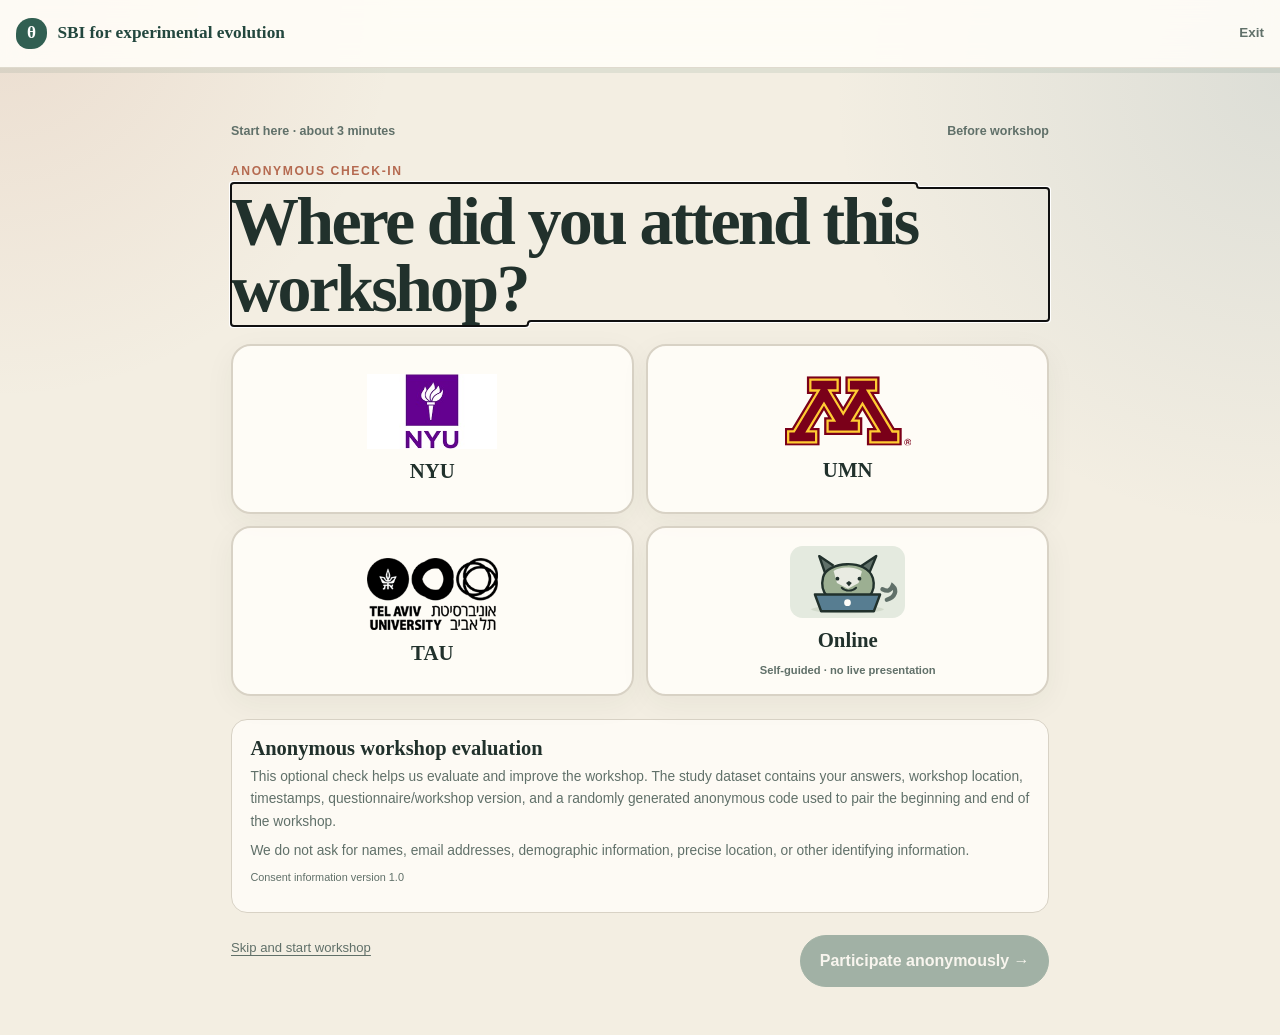
<file: workshop_site/assessment/index.html>
<!doctype html>
<html lang="en">
<head>
  <meta charset="utf-8">
  <meta name="viewport" content="width=device-width,initial-scale=1,viewport-fit=cover">
  <meta name="color-scheme" content="light">
  <title>Workshop check-in · SBI for experimental evolution</title>
  <link rel="icon" href="../assets/favicon.svg">
  <link rel="stylesheet" href="../css/workshop.css">
  <link rel="stylesheet" href="assessment.css?v=1.1.0">
  <script src="config.js?v=1.1.0-sheets-1" defer></script>
  <script src="backend.js?v=1.1.0-sheets-1" defer></script>
  <script src="app.js?v=1.1.0" defer></script>
</head>
<body class="assessment-page">
  <a class="skip-link" href="#assessment-main">Skip to assessment</a>
  <header class="assessment-header">
    <a class="wordmark" href="../index.html"><span>θ</span> SBI for experimental evolution</a>
    <a class="quiet-exit" href="../index.html">Exit</a>
  </header>
  <div class="assessment-progress" aria-hidden="true"><span id="assessment-progress-bar"></span></div>
  <main id="assessment-main" class="assessment-shell" aria-live="polite">
    <section class="assessment-loading">
      <div class="tiny-culture" aria-hidden="true"><i></i><i></i><i></i></div>
      <p>Preparing your anonymous check-in…</p>
    </section>
  </main>
  <noscript>
    <section class="assessment-noscript">
      <h1>This mini-game needs JavaScript</h1>
      <p>The workshop itself remains available without the assessment.</p>
      <a class="primary-link" href="../evolution.html">Start the workshop →</a>
    </section>
  </noscript>
</body>
</html>
</file>
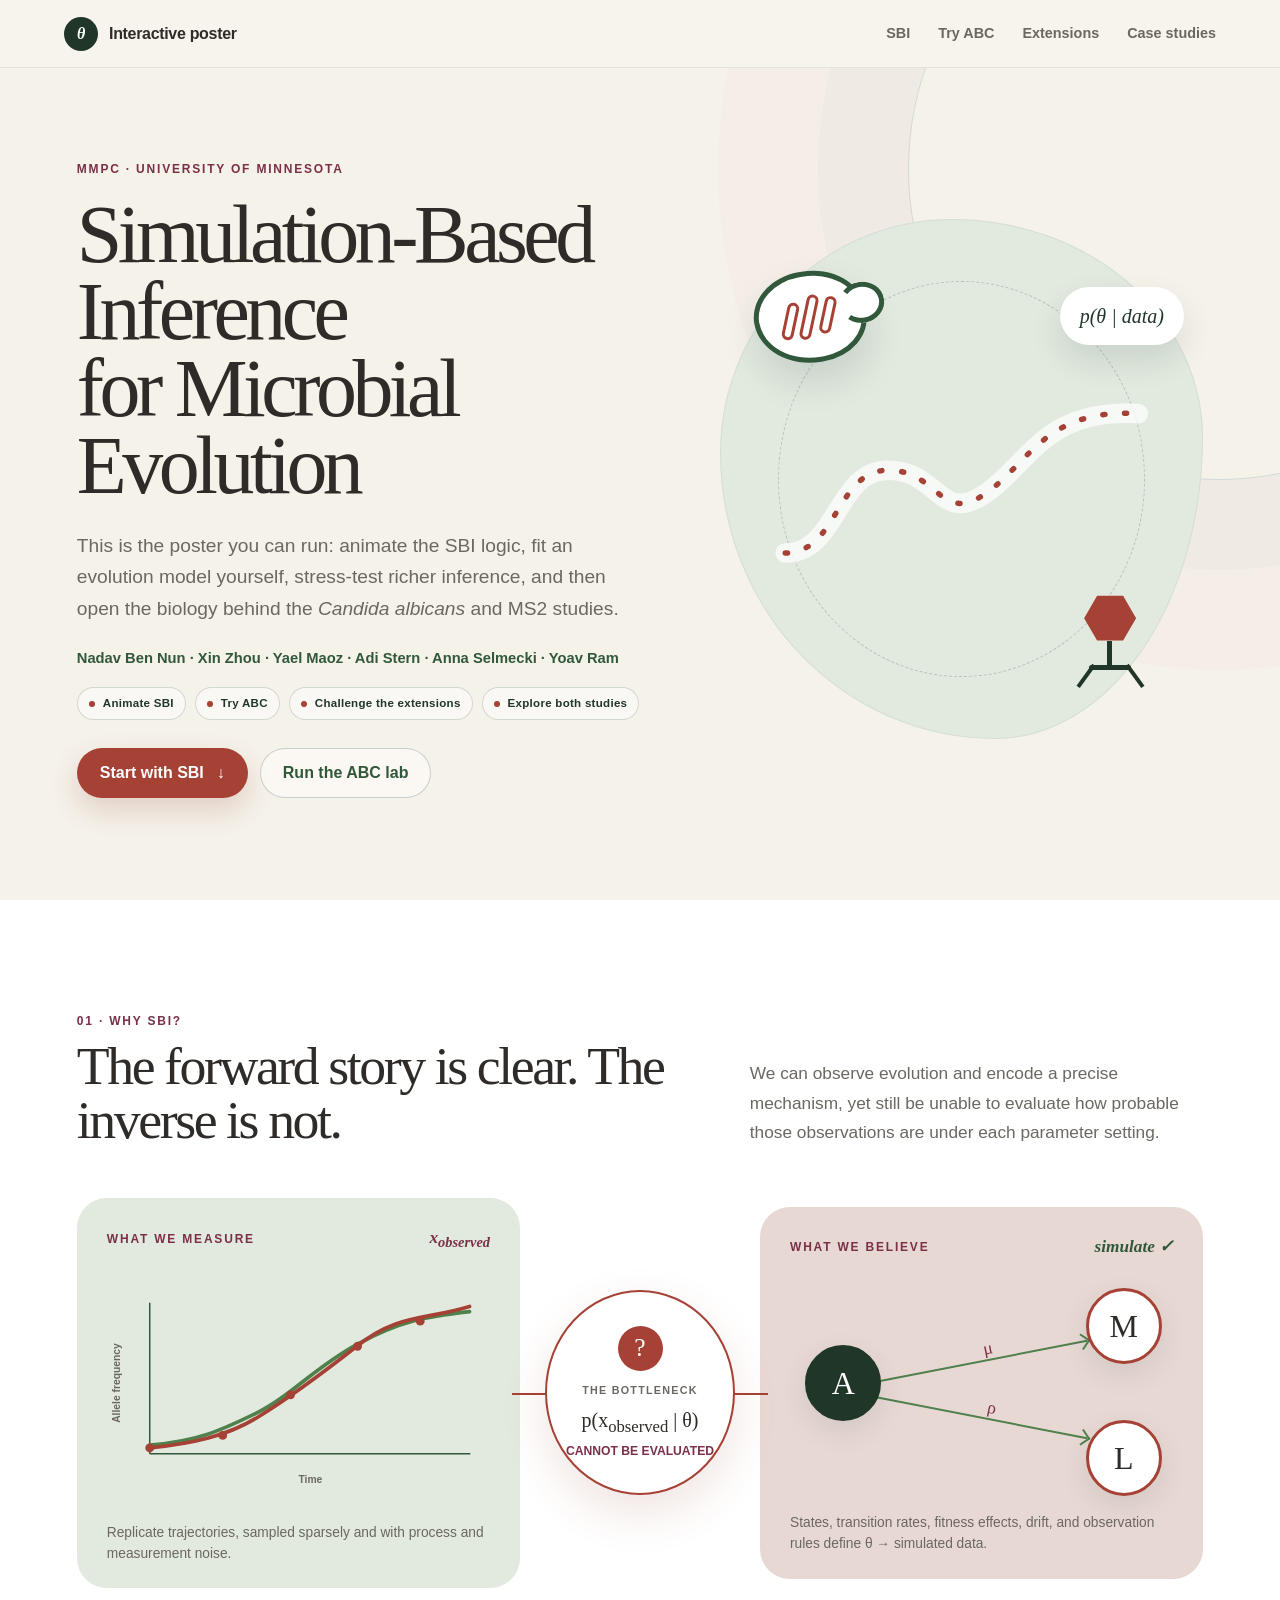
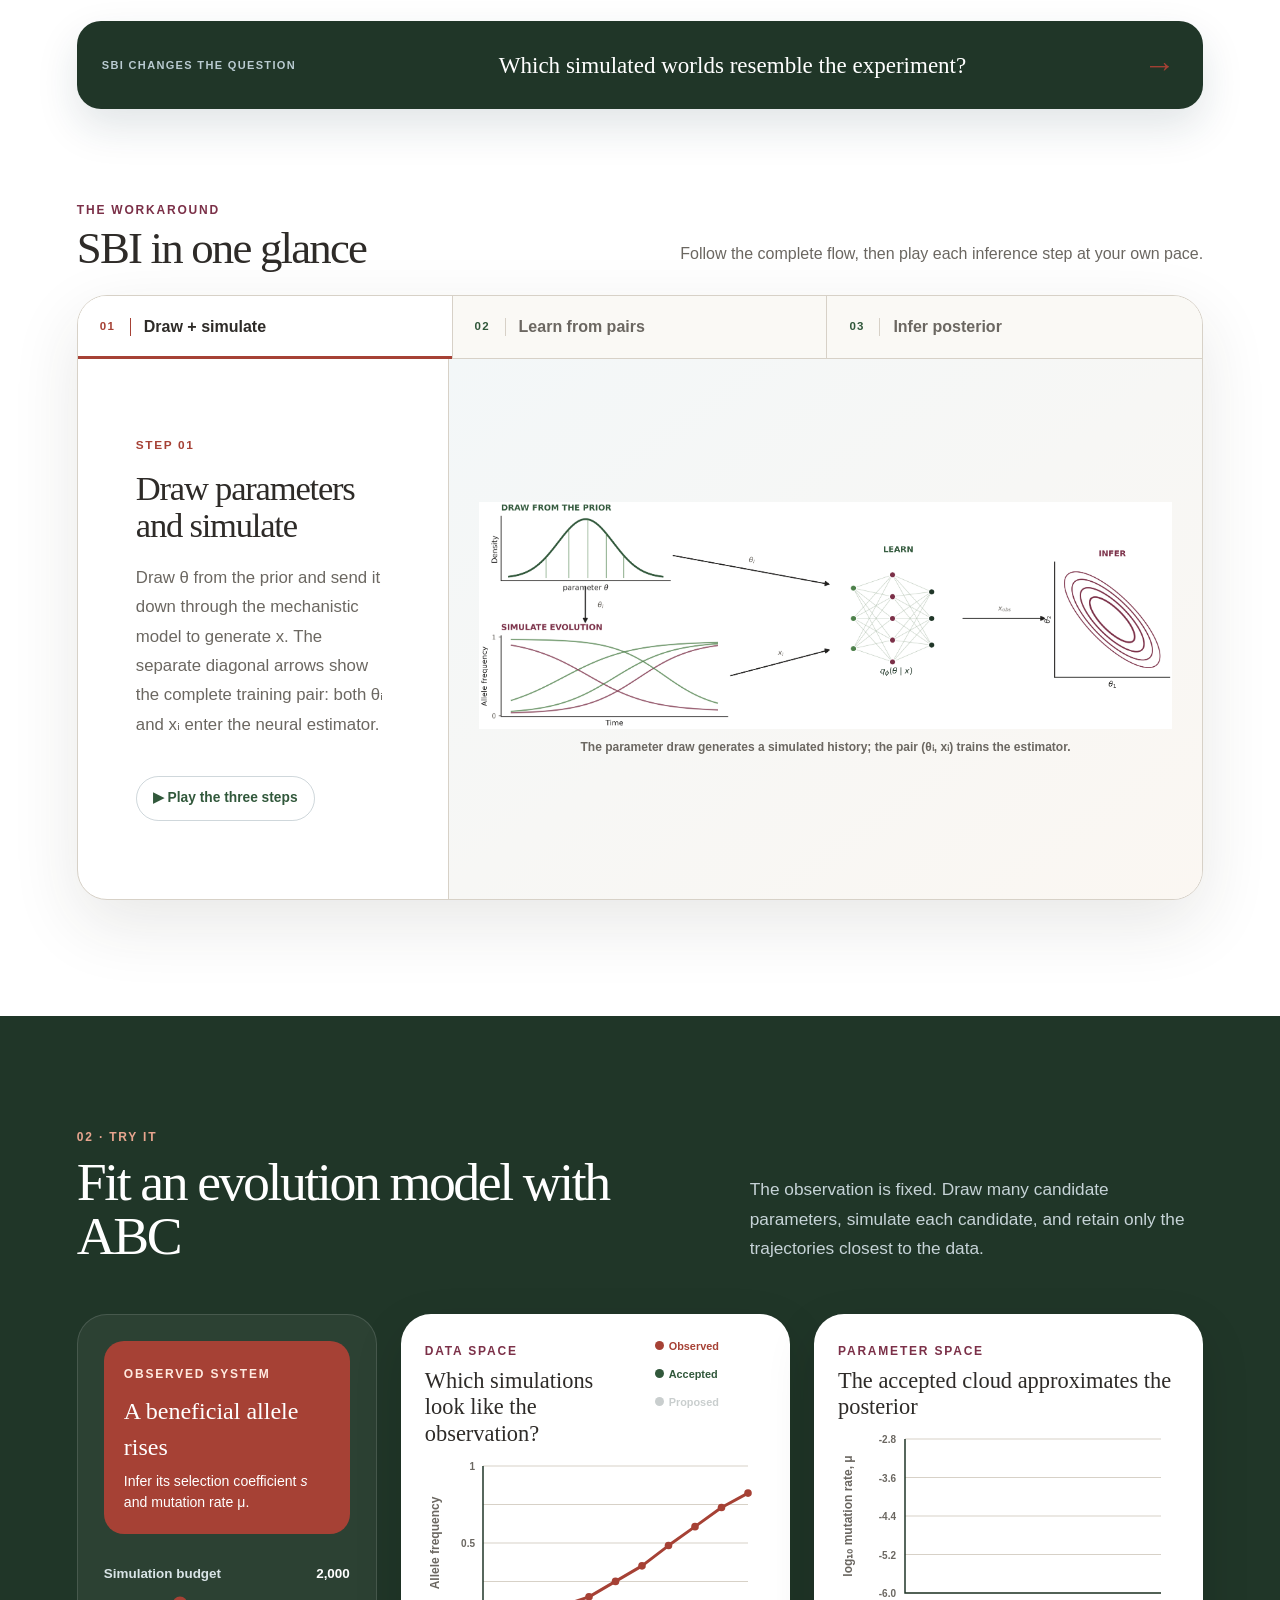
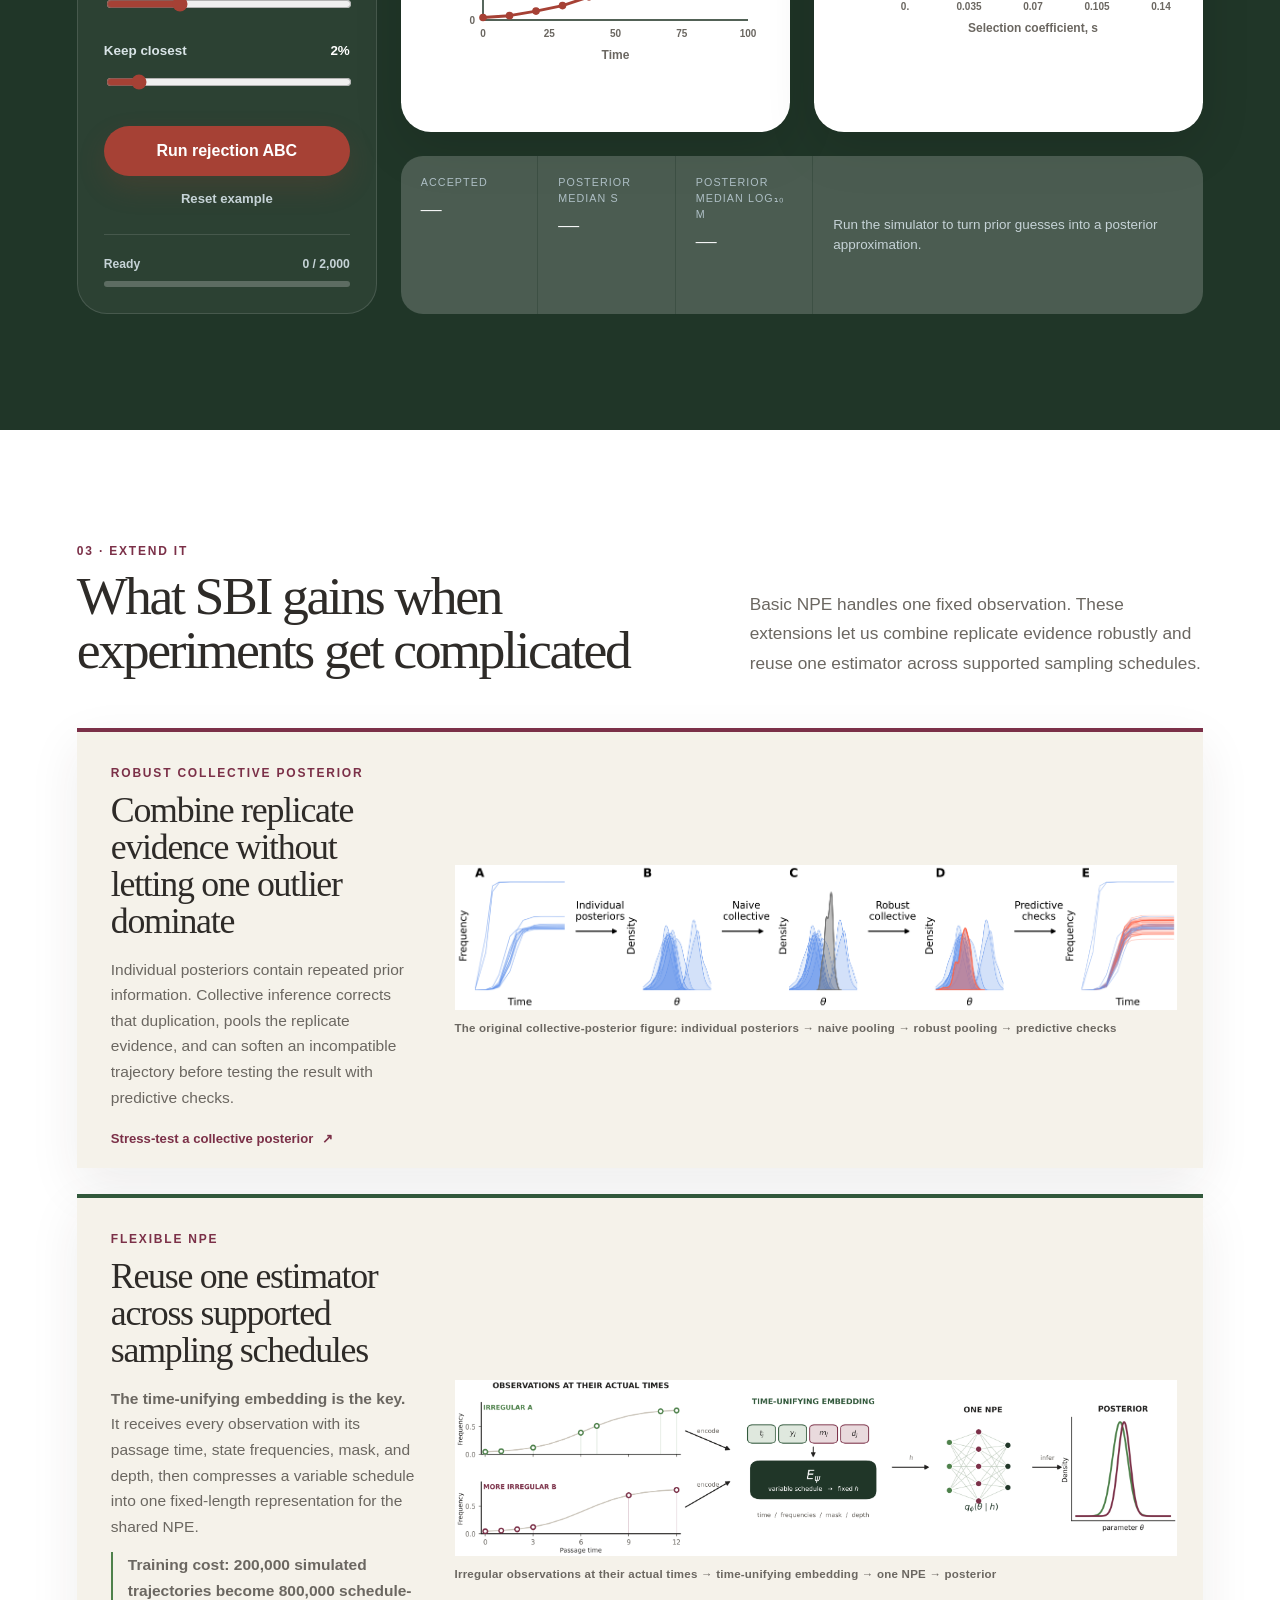
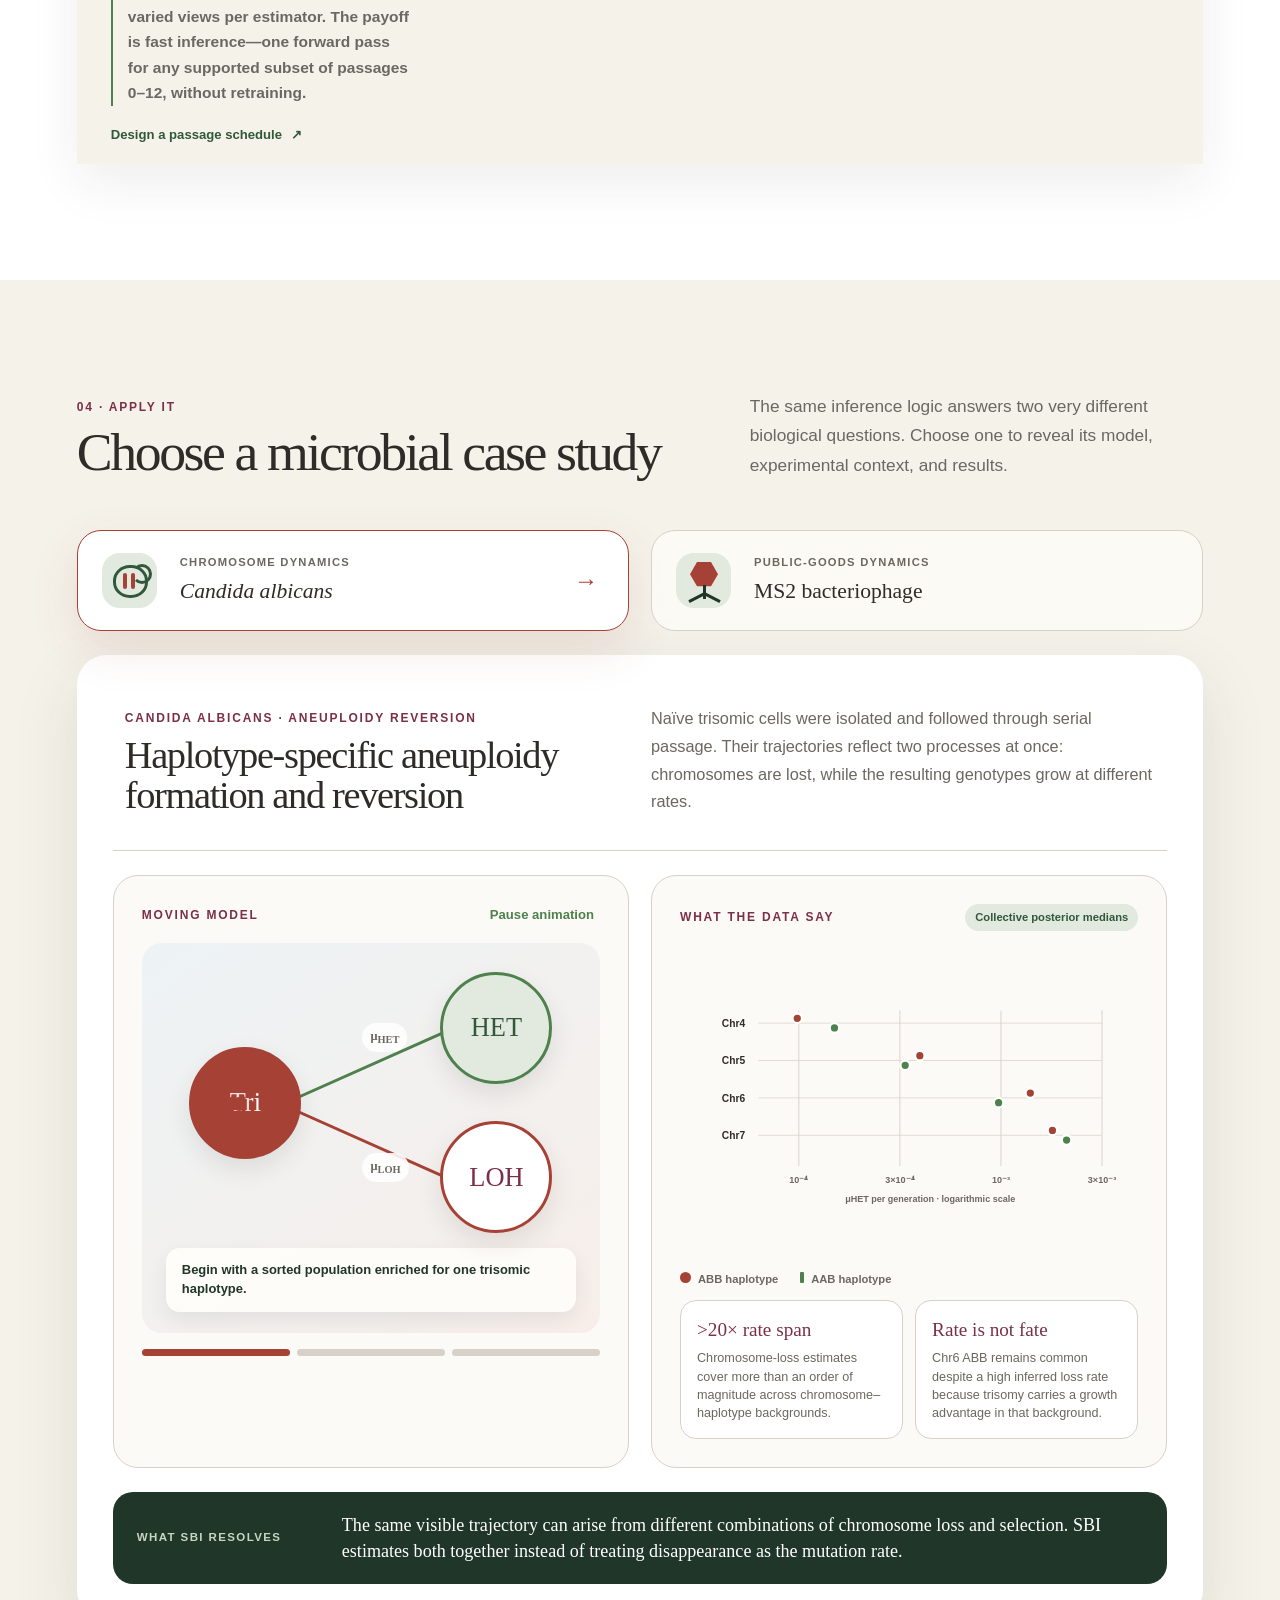
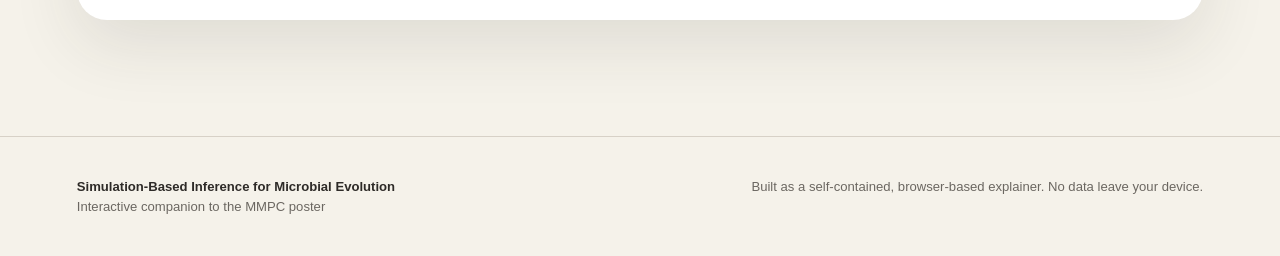
<file: workshop_site/poster/index.html>
<!doctype html>
<html lang="en">
<head>
  <meta charset="utf-8">
  <meta name="viewport" content="width=device-width,initial-scale=1">
  <meta name="color-scheme" content="light">
  <meta name="theme-color" content="#829ead">
  <title>Interactive poster · Simulation-Based Inference for Microbial Evolution</title>
  <meta name="description" content="An interactive companion to the MMPC poster: learn SBI, try ABC, explore collective and schedule-flexible inference, and open the Candida and MS2 case studies.">
  <link rel="icon" href="../assets/favicon.svg">
  <link rel="stylesheet" href="poster.css?v=74e55d94efbd">
  <noscript><style>.needs-js{display:none!important}.noscript-note{display:block!important}</style></noscript>
</head>
<body>
  <a class="skip-link" href="#main">Skip to the interactive poster</a>
  <header class="topbar">
    <a class="brand" href="#top" aria-label="Interactive poster home">
      <span class="brand-mark" aria-hidden="true">θ</span>
      <span>Interactive poster</span>
    </a>
    <nav aria-label="Page sections">
      <a href="#sbi">SBI</a>
      <a href="#abc">Try ABC</a>
      <a href="#extensions">Extensions</a>
      <a href="#cases">Case studies</a>
    </nav>
  </header>

  <main id="main">
    <section class="hero" id="top">
      <div class="hero-copy">
        <p class="eyebrow">MMPC · University of Minnesota</p>
        <h1>Simulation-Based Inference<br>for Microbial Evolution</h1>
        <p class="lede">This is the poster you can run: animate the SBI logic, fit an evolution model yourself, stress-test richer inference, and then open the biology behind the <em>Candida albicans</em> and MS2 studies.</p>
        <p class="authors">Nadav Ben Nun · Xin Zhou · Yael Maoz · Adi Stern · Anna Selmecki · Yoav Ram</p>
        <ul class="experience-list" aria-label="Interactive experiences on this page">
          <li>Animate SBI</li><li>Try ABC</li><li>Challenge the extensions</li><li>Explore both studies</li>
        </ul>
        <div class="hero-actions">
          <a class="button primary" href="#sbi">Start with SBI <span aria-hidden="true">↓</span></a>
          <a class="button secondary" href="#abc">Run the ABC lab</a>
        </div>
      </div>
      <div class="hero-visual" aria-hidden="true">
        <div class="organism candida-cell"><i></i><i></i><i></i></div>
        <svg viewBox="0 0 360 210">
          <path class="hero-line" d="M18 168 C66 168 65 92 112 92 S160 142 201 114 S256 35 342 40"/>
          <path class="hero-dots" d="M18 168 C66 168 65 92 112 92 S160 142 201 114 S256 35 342 40"/>
        </svg>
        <div class="organism phage"><span></span><i></i><b></b></div>
        <div class="theta-chip">p(θ | data)</div>
      </div>
    </section>

    <section class="section sbi-section" id="sbi">
      <div class="section-heading split-heading">
        <div>
          <p class="eyebrow">01 · Why SBI?</p>
          <h2>The forward story is clear. The inverse is not.</h2>
        </div>
        <p>We can observe evolution and encode a precise mechanism, yet still be unable to evaluate how probable those observations are under each parameter setting.</p>
      </div>

      <div class="why-sbi-argument">
        <article class="ingredient-card data-ingredient">
          <header><span class="mini-label">What we measure</span><b>x<sub>observed</sub></b></header>
          <svg viewBox="0 0 520 280" role="img" aria-label="Two observed allele-frequency trajectories through time">
            <line x1="58" y1="23" x2="58" y2="228" class="why-axis"/>
            <line x1="58" y1="228" x2="493" y2="228" class="why-axis"/>
            <path d="M58 216 C123 211 155 196 202 173 S281 111 340 79 S432 42 492 35" class="data-line blue-line"/>
            <path d="M58 220 C116 214 163 204 205 178 S283 126 339 82 S429 47 492 28" class="data-line terra-line"/>
            <g class="data-points"><circle cx="58" cy="220" r="6"/><circle cx="157" cy="203" r="6"/><circle cx="249" cy="148" r="6"/><circle cx="340" cy="82" r="6"/><circle cx="425" cy="48" r="6"/></g>
            <text x="276" y="267">Time</text><text x="18" y="132" transform="rotate(-90 18 132)">Allele frequency</text>
          </svg>
          <p>Replicate trajectories, sampled sparsely and with process and measurement noise.</p>
        </article>

        <div class="likelihood-knot" aria-label="The likelihood is unavailable">
          <span aria-hidden="true">?</span>
          <small>The bottleneck</small>
          <b>p(x<sub>observed</sub> | θ)</b>
          <em>cannot be evaluated</em>
        </div>

        <article class="ingredient-card model-ingredient">
          <header><span class="mini-label">What we believe</span><b>simulate ✓</b></header>
          <div class="why-state-model" role="img" aria-label="A mechanistic model with ancestral, mutant, and loss states connected by rates mu and rho">
            <span class="why-state state-a">A</span>
            <i class="why-edge edge-mu"><small>μ</small></i>
            <span class="why-state state-m">M</span>
            <i class="why-edge edge-rho"><small>ρ</small></i>
            <span class="why-state state-l">L</span>
          </div>
          <p>States, transition rates, fitness effects, drift, and observation rules define θ → simulated data.</p>
        </article>

        <a class="computable-question" href="#sbi-story">
          <span>SBI changes the question</span>
          <strong>Which simulated worlds resemble the experiment?</strong>
          <i aria-hidden="true">→</i>
        </a>
      </div>

      <div class="story-intro">
        <div><p class="eyebrow">The workaround</p><h3>SBI in one glance</h3></div>
        <p>Follow the complete flow, then play each inference step at your own pace.</p>
      </div>

      <div class="story-shell needs-js" id="sbi-story">
        <div class="story-tabs" role="tablist" aria-label="SBI steps">
          <button type="button" role="tab" aria-selected="true" data-story-step="0"><b>01</b><span>Draw + simulate</span></button>
          <button type="button" role="tab" aria-selected="false" data-story-step="1"><b>02</b><span>Learn from pairs</span></button>
          <button type="button" role="tab" aria-selected="false" data-story-step="2"><b>03</b><span>Infer posterior</span></button>
        </div>

        <div class="story-stage">
          <div class="story-copy" aria-live="polite">
            <p class="story-number" id="story-number">STEP 01</p>
            <h3 id="story-title">Draw parameters and simulate</h3>
            <p id="story-text">Draw θ from the prior, send each draw through the mechanistic model, and repeat. The result is a training pair: a parameter value and its simulated evolutionary trajectory.</p>
            <button class="play-button" id="story-play" type="button" aria-pressed="false"><span aria-hidden="true">▶</span> Play the three steps</button>
          </div>

          <div class="story-visual" data-active-step="0">
            <div class="story-panel sampling-panel" data-panel="0" aria-label="Prior above simulated histories, with parameter draws and simulations entering the neural estimator and producing a posterior">
              <figure class="story-pipeline-figure">
                <img src="assets/sbi_pipeline.png?v=de7eee4f866d" alt="SBI flow: prior draws point down to simulated evolutionary histories; separate diagonal arrows carry parameters and simulations into the network; the observed experiment then produces a negatively correlated joint posterior">
                <figcaption>The parameter draw generates a simulated history; the pair (θᵢ, xᵢ) trains the estimator.</figcaption>
              </figure>
            </div>

            <div class="story-panel neural-panel" data-panel="1" aria-label="Neural density estimator connecting simulated data and parameters">
              <div class="network-feeds">
                <span><small>prior draw</small>θᵢ</span>
                <span><small>simulation</small>xᵢ(t)</span>
                <em>paired training example</em>
              </div>
              <svg viewBox="0 0 270 180" role="img" aria-label="Stylized neural network">
                <g class="net-lines"></g>
                <g class="net-nodes"></g>
              </svg>
              <div class="network-output"><small>learn density</small><b>q<sub>ϕ</sub>(θ | x)</b></div>
            </div>

            <div class="story-panel posterior-panel" data-panel="2" aria-label="Two-dimensional posterior density with four negatively correlated KDE contour levels">
              <div class="posterior-plot-heading" aria-hidden="true">
                <span>INFER JOINT POSTERIOR</span>
                <strong>Which parameter pairs remain plausible?</strong>
              </div>
              <svg viewBox="0 0 650 330" role="img" aria-labelledby="posterior-title">
                <title id="posterior-title">Four unfilled KDE contours showing a negatively correlated joint posterior over parameters theta one and theta two</title>
                <line x1="78" y1="278" x2="610" y2="278" class="axis"/>
                <line x1="78" y1="278" x2="78" y2="37" class="axis"/>
                <g class="kde-contours" transform="rotate(28 350 158)">
                  <ellipse cx="350" cy="158" rx="214" ry="77"/>
                  <ellipse cx="350" cy="158" rx="171" ry="59"/>
                  <ellipse cx="350" cy="158" rx="127" ry="42"/>
                  <ellipse cx="350" cy="158" rx="80" ry="25"/>
                </g>
                <circle cx="350" cy="158" r="5" class="posterior-mode"/>
                <text x="344" y="320" text-anchor="middle" class="axis-label">parameter θ₁</text>
                <text x="24" y="158" text-anchor="middle" transform="rotate(-90 24 158)" class="axis-label">parameter θ₂</text>
                <text x="476" y="75" text-anchor="middle" class="tradeoff-label">negative correlation</text>
              </svg>
            </div>
          </div>
        </div>
      </div>

      <p class="noscript-note">This explanation is interactive when JavaScript is enabled.</p>
    </section>

    <section class="section abc-section" id="abc">
      <div class="section-heading split-heading">
        <div>
          <p class="eyebrow">02 · Try it</p>
          <h2>Fit an evolution model with ABC</h2>
        </div>
        <p>The observation is fixed. Draw many candidate parameters, simulate each candidate, and retain only the trajectories closest to the data.</p>
      </div>

      <div class="abc-shell needs-js">
        <aside class="abc-controls">
          <div class="observation-card">
            <span class="mini-label">Observed system</span>
            <b>A beneficial allele rises</b>
            <p>Infer its selection coefficient <em>s</em> and mutation rate μ.</p>
          </div>
          <label for="abc-sims"><span>Simulation budget</span><output id="abc-sims-out">2,000</output></label>
          <input id="abc-sims" type="range" min="400" max="6000" step="400" value="2000">
          <label for="abc-accept"><span>Keep closest</span><output id="abc-accept-out">2%</output></label>
          <input id="abc-accept" type="range" min="1" max="10" step="1" value="2">
          <button class="button primary run-button" id="abc-run" type="button">Run rejection ABC</button>
          <button class="text-button" id="abc-reset" type="button">Reset example</button>
          <div class="progress-box" aria-live="polite">
            <div><span id="abc-progress-label">Ready</span><span id="abc-progress-count">0 / 2,000</span></div>
            <progress id="abc-progress" max="2000" value="0">0%</progress>
          </div>
        </aside>

        <div class="abc-results">
          <article class="plot-card trajectory-card">
            <div class="plot-heading"><div><span class="mini-label">Data space</span><h3>Which simulations look like the observation?</h3></div><div class="plot-key"><span class="key-observed">Observed</span><span class="key-accepted">Accepted</span><span class="key-proposed">Proposed</span></div></div>
            <canvas id="abc-trajectories" width="900" height="470" aria-label="Observed and simulated allele-frequency trajectories"></canvas>
          </article>
          <article class="plot-card posterior-card">
            <div class="plot-heading"><div><span class="mini-label">Parameter space</span><h3>The accepted cloud approximates the posterior</h3></div></div>
            <canvas id="abc-posterior" width="900" height="470" aria-label="Accepted selection coefficient and mutation-rate parameter pairs"></canvas>
          </article>
          <div class="abc-summary" id="abc-summary" aria-live="polite">
            <span><small>Accepted</small><b>—</b></span>
            <span><small>Posterior median s</small><b>—</b></span>
            <span><small>Posterior median log₁₀ μ</small><b>—</b></span>
            <p>Run the simulator to turn prior guesses into a posterior approximation.</p>
          </div>
        </div>
      </div>
      <p class="noscript-note">Enable JavaScript to run the ABC simulation.</p>
    </section>

    <section class="section extensions-section" id="extensions">
      <div class="section-heading split-heading">
        <div>
          <p class="eyebrow">03 · Extend it</p>
          <h2>What SBI gains when experiments get complicated</h2>
        </div>
        <p>Basic NPE handles one fixed observation. These extensions let us combine replicate evidence robustly and reuse one estimator across supported sampling schedules.</p>
      </div>

      <div class="extension-grid">
        <article class="extension-card collective-extension">
          <div class="extension-copy">
            <p class="mini-label">ROBUST COLLECTIVE POSTERIOR</p>
            <h3>Combine replicate evidence without letting one outlier dominate</h3>
            <p>Individual posteriors contain repeated prior information. Collective inference corrects that duplication, pools the replicate evidence, and can soften an incompatible trajectory before testing the result with predictive checks.</p>
            <a href="../sbi.html#collective-outlier-lab">Stress-test a collective posterior <span aria-hidden="true">↗</span></a>
          </div>
          <figure>
            <img src="assets/collective_extension.png?v=f1d48b55625d" alt="The supplied five-panel collective-posterior figure: replicate trajectories, individual posteriors, naive pooling, robust collective pooling, and predictive checks">
            <figcaption>The original collective-posterior figure: individual posteriors → naive pooling → robust pooling → predictive checks</figcaption>
          </figure>
        </article>

        <article class="extension-card flexible-extension">
          <div class="extension-copy">
            <p class="mini-label">FLEXIBLE NPE</p>
            <h3>Reuse one estimator across supported sampling schedules</h3>
            <p><strong>The time-unifying embedding is the key.</strong> It receives every observation with its passage time, state frequencies, mask, and depth, then compresses a variable schedule into one fixed-length representation for the shared NPE.</p>
            <p class="extension-boundary"><strong>Training cost:</strong> 200,000 simulated trajectories become 800,000 schedule-varied views per estimator. The payoff is fast inference—one forward pass for any supported subset of passages 0–12, without retraining.</p>
            <a href="../sbi.html#zhou-schedule-designer">Design a passage schedule <span aria-hidden="true">↗</span></a>
          </div>
          <figure>
            <img src="assets/flexible_extension.png?v=d7323b15cf75" alt="Two increasingly irregular passage schedules feeding time, frequency, mask, and depth tokens into a time-unifying embedding, followed by one NPE and two schedule-aware posteriors">
            <figcaption>Irregular observations at their actual times → time-unifying embedding → one NPE → posterior</figcaption>
          </figure>
        </article>
      </div>
    </section>

    <section class="section cases-section" id="cases">
      <div class="section-heading split-heading">
        <div>
          <p class="eyebrow">04 · Apply it</p>
          <h2>Choose a microbial case study</h2>
        </div>
        <p>The same inference logic answers two very different biological questions. Choose one to reveal its model, experimental context, and results.</p>
      </div>

      <div class="case-picker needs-js" role="tablist" aria-label="Case-study selector">
        <button type="button" class="case-choice active" data-case="candida" role="tab" aria-selected="true">
          <span class="case-icon yeast-icon" aria-hidden="true"><i></i><i></i></span>
          <span><small>Chromosome dynamics</small><b><em>Candida albicans</em></b></span>
          <span class="case-arrow" aria-hidden="true">→</span>
        </button>
        <button type="button" class="case-choice" data-case="ms2" role="tab" aria-selected="false">
          <span class="case-icon virus-icon" aria-hidden="true"><i></i><b></b></span>
          <span><small>Public-goods dynamics</small><b>MS2 bacteriophage</b></span>
          <span class="case-arrow" aria-hidden="true">→</span>
        </button>
      </div>

      <div class="case-experience needs-js" id="case-experience" data-case="candida">
        <div class="case-intro">
          <div>
            <p class="mini-label" id="case-kicker">CANDIDA · ANEUPLOIDY REVERSION</p>
            <h3 id="case-title">Haplotype-specific aneuploidy formation and reversion</h3>
          </div>
          <p id="case-context">Replicate populations begin with an extra chromosome copy. The model separates direct chromosome loss from loss of heterozygosity, while allowing each state to grow at a different rate.</p>
        </div>

        <div class="case-grid">
          <article class="case-model-card">
            <div class="card-heading"><span class="mini-label">MOVING MODEL</span><button id="case-play" class="text-button" type="button" aria-pressed="false">Pause animation</button></div>
            <div class="case-model" id="case-model" aria-live="polite"></div>
            <div class="model-stepper" id="model-stepper" aria-label="Model explanation steps"></div>
          </article>
          <article class="case-result-card">
            <div class="card-heading"><span class="mini-label">WHAT THE DATA SAY</span><span class="result-tag" id="result-tag">MAP estimates</span></div>
            <div class="result-chart" id="result-chart"></div>
            <div class="result-explanation" id="result-explanation"></div>
          </article>
        </div>

        <div class="case-takeaway">
          <span id="case-takeaway-label">Inference question</span>
          <p id="case-question">Which chromosome-specific reversion rates and relative fitnesses can jointly explain the observed frequency trajectories?</p>
          <a id="case-source" href="https://www.biorxiv.org/content/10.64898/2026.07.02.736036v1" target="_blank" rel="noreferrer" hidden>Read the MS2 preprint ↗</a>
        </div>
      </div>
      <p class="noscript-note">Enable JavaScript to switch between and animate the case studies.</p>
    </section>
  </main>

  <footer>
    <p><strong>Simulation-Based Inference for Microbial Evolution</strong><br>Interactive companion to the MMPC poster</p>
    <p>Built as a self-contained, browser-based explainer. No data leave your device.</p>
  </footer>

  <script src="../js/science.js" defer></script>
  <script src="poster.js?v=befe0421529f" defer></script>
</body>
</html>
</file>
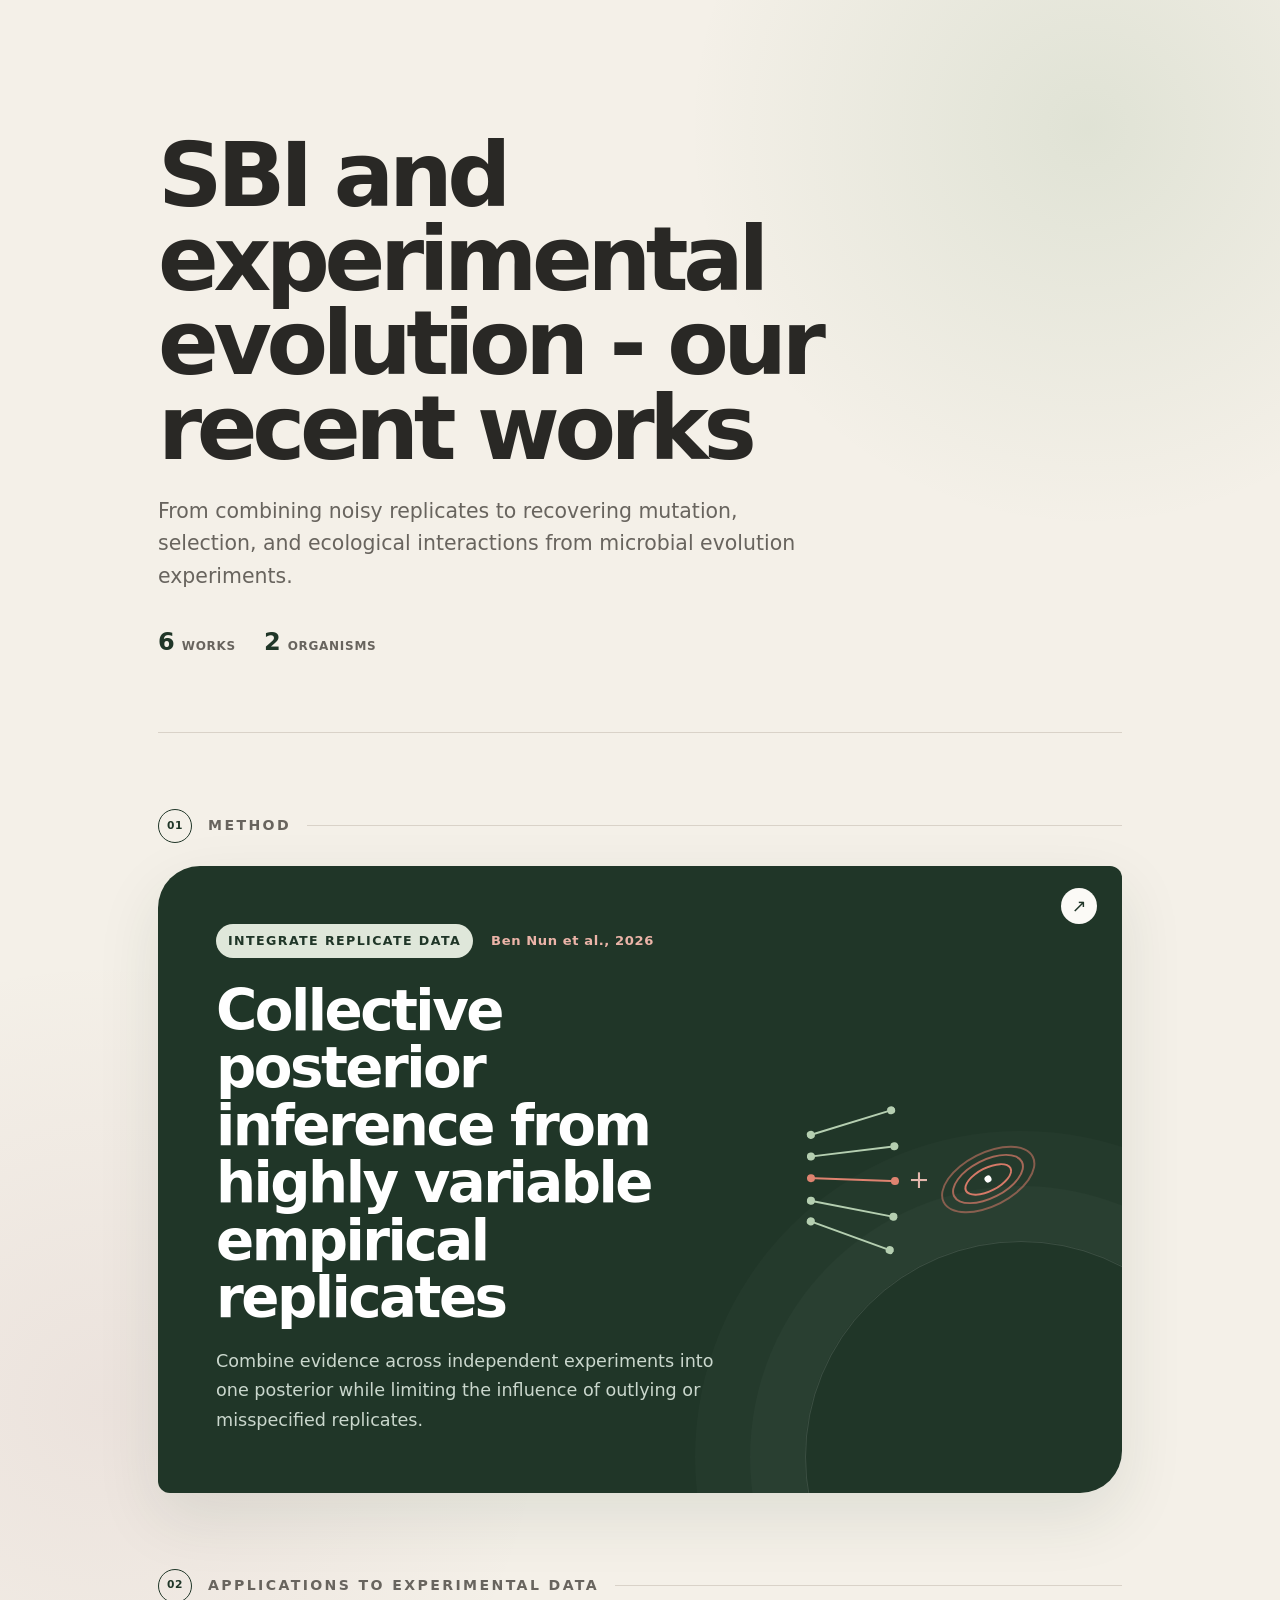
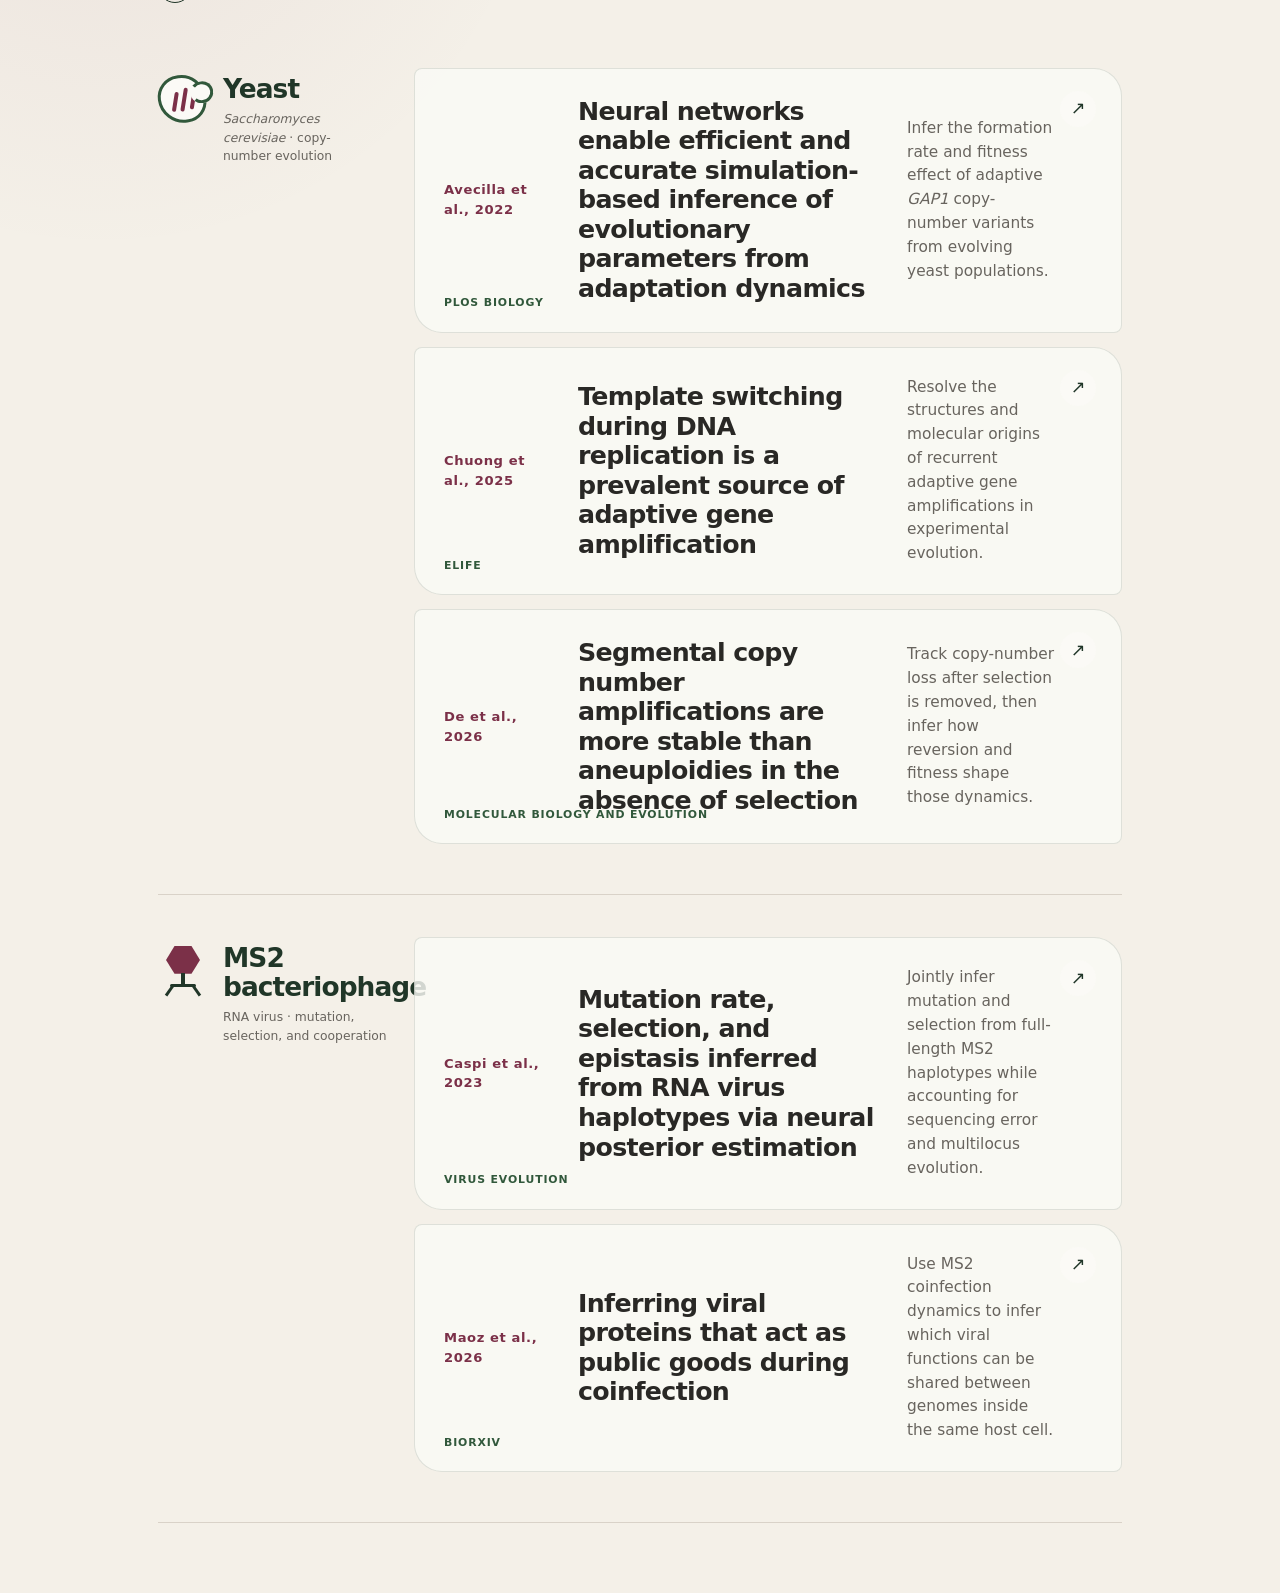
<file: workshop_site/works/index.html>
<!doctype html>
<html lang="en">
<head>
  <meta charset="utf-8">
  <meta name="viewport" content="width=device-width, initial-scale=1">
  <meta name="color-scheme" content="light">
  <meta name="theme-color" content="#203628">
  <title>SBI and experimental evolution - our recent works</title>
  <meta name="description" content="Recent methods and experimental applications of simulation-based inference in yeast and MS2 bacteriophage evolution.">
  <meta property="og:title" content="SBI and experimental evolution - our recent works">
  <meta property="og:description" content="A reading path through collective posterior inference and applications to yeast and MS2 experimental evolution.">
  <meta property="og:type" content="website">
  <meta property="og:url" content="https://nadavbennun1.github.io/evo-simulators-tutorial/works/">
  <link rel="canonical" href="https://nadavbennun1.github.io/evo-simulators-tutorial/works/">
  <link rel="icon" href="../assets/favicon.svg">
  <link rel="stylesheet" href="works.css">
</head>
<body>
  <a class="skip-link" href="#reading-list">Skip to the papers</a>

  <main>
    <header class="hero">
      <div class="hero-copy">
        <h1>SBI and experimental evolution - our recent works</h1>
        <p class="intro">From combining noisy replicates to recovering mutation, selection, and ecological interactions from microbial evolution experiments.</p>
        <ul class="index" aria-label="Collection summary">
          <li><strong>6</strong><span>works</span></li>
          <li><strong>2</strong><span>organisms</span></li>
        </ul>
      </div>

    </header>

    <section class="method-section" aria-labelledby="method-title">
      <div class="section-label">
        <span>01</span>
        <p>METHOD</p>
      </div>

      <a class="method-card" href="https://doi.org/10.1371/journal.pcbi.1014534" target="_blank" rel="noopener">
        <div class="method-copy">
          <div class="card-meta">
            <span class="kind">INTEGRATE REPLICATE DATA</span>
            <span class="citation">Ben Nun et al., 2026</span>
          </div>
          <h2 id="method-title">Collective posterior inference from highly variable empirical replicates</h2>
          <p>Combine evidence across independent experiments into one posterior while limiting the influence of outlying or misspecified replicates.</p>
        </div>

        <div class="collective-visual" aria-hidden="true">
          <div class="replicate-lines">
            <i></i><i></i><i></i><i></i><i></i>
          </div>
          <span class="join">+</span>
          <div class="posterior-rings">
            <i></i><i></i><i></i><b></b>
          </div>
        </div>
        <span class="open-arrow" aria-hidden="true">↗</span>
      </a>
    </section>

    <section class="applications" id="reading-list" aria-labelledby="applications-title">
      <div class="section-label">
        <span>02</span>
        <p id="applications-title">APPLICATIONS TO EXPERIMENTAL DATA</p>
      </div>

      <div class="organism-group yeast-group">
        <header class="group-heading">
          <div class="organism-icon yeast" aria-hidden="true"><i></i><i></i><i></i></div>
          <div>
            <h2>Yeast</h2>
            <span><em>Saccharomyces cerevisiae</em> · copy-number evolution</span>
          </div>
        </header>

        <div class="paper-list">
          <a class="paper-card" href="https://doi.org/10.1371/journal.pbio.3001633" target="_blank" rel="noopener">
            <span class="citation">Avecilla et al., 2022</span>
            <h3>Neural networks enable efficient and accurate simulation-based inference of evolutionary parameters from adaptation dynamics</h3>
            <p>Infer the formation rate and fitness effect of adaptive <em>GAP1</em> copy-number variants from evolving yeast populations.</p>
            <span class="venue">PLOS Biology</span>
            <span class="open-arrow" aria-hidden="true">↗</span>
          </a>

          <a class="paper-card" href="https://doi.org/10.7554/eLife.98934" target="_blank" rel="noopener">
            <span class="citation">Chuong et al., 2025</span>
            <h3>Template switching during DNA replication is a prevalent source of adaptive gene amplification</h3>
            <p>Resolve the structures and molecular origins of recurrent adaptive gene amplifications in experimental evolution.</p>
            <span class="venue">eLife</span>
            <span class="open-arrow" aria-hidden="true">↗</span>
          </a>

          <a class="paper-card" href="https://doi.org/10.1093/molbev/msag095" target="_blank" rel="noopener">
            <span class="citation">De et al., 2026</span>
            <h3>Segmental copy number amplifications are more stable than aneuploidies in the absence of selection</h3>
            <p>Track copy-number loss after selection is removed, then infer how reversion and fitness shape those dynamics.</p>
            <span class="venue">Molecular Biology and Evolution</span>
            <span class="open-arrow" aria-hidden="true">↗</span>
          </a>
        </div>
      </div>

      <div class="organism-group ms2-group">
        <header class="group-heading">
          <div class="organism-icon phage" aria-hidden="true"><i></i><b></b><span></span></div>
          <div>
            <h2>MS2 bacteriophage</h2>
            <span>RNA virus · mutation, selection, and cooperation</span>
          </div>
        </header>

        <div class="paper-list">
          <a class="paper-card" href="https://doi.org/10.1093/ve/vead033" target="_blank" rel="noopener">
            <span class="citation">Caspi et al., 2023</span>
            <h3>Mutation rate, selection, and epistasis inferred from RNA virus haplotypes via neural posterior estimation</h3>
            <p>Jointly infer mutation and selection from full-length MS2 haplotypes while accounting for sequencing error and multilocus evolution.</p>
            <span class="venue">Virus Evolution</span>
            <span class="open-arrow" aria-hidden="true">↗</span>
          </a>

          <a class="paper-card" href="https://doi.org/10.64898/2026.07.02.736036" target="_blank" rel="noopener">
            <span class="citation">Maoz et al., 2026</span>
            <h3>Inferring viral proteins that act as public goods during coinfection</h3>
            <p>Use MS2 coinfection dynamics to infer which viral functions can be shared between genomes inside the same host cell.</p>
            <span class="venue">bioRxiv</span>
            <span class="open-arrow" aria-hidden="true">↗</span>
          </a>
        </div>
      </div>
    </section>

  </main>
</body>
</html>
</file>
<file: workshop_site/css/workshop.css>
:root{--cream:#f3eee2;--paper:#fffdf8;--ink:#21312c;--muted:#607069;--forest:#315f52;--forest-2:#23473e;--sage:#9caf92;--sage-soft:#e4eadf;--blue:#577d91;--blue-soft:#dfe9ed;--clay:#b56a50;--clay-soft:#f0dfd7;--gold:#c59b4f;--border:#d8d2c5;--shadow:0 18px 55px rgba(38,55,47,.09);--serif:Georgia,"Times New Roman",serif;--sans:"Avenir Next","Segoe UI",Helvetica,Arial,sans-serif;--radius:22px;--state-tri:#315f52;--state-wt:#577d91;--state-loh:#b56a50}
*{box-sizing:border-box}html{scroll-behavior:smooth}body{margin:0;color:var(--ink);background:radial-gradient(circle at 8% 0,rgba(181,106,80,.11),transparent 28rem),radial-gradient(circle at 92% 10%,rgba(87,125,145,.12),transparent 30rem),var(--cream);font-family:var(--sans);line-height:1.65}button,input,select{font:inherit}button,a{touch-action:manipulation}button{border:1px solid var(--border);background:var(--paper);color:var(--ink);border-radius:999px;padding:.62rem 1rem;cursor:pointer;font-weight:700}button:hover{border-color:var(--forest);transform:translateY(-1px)}button:focus-visible,a:focus-visible,input:focus-visible,select:focus-visible,summary:focus-visible{outline:3px solid rgba(87,125,145,.55);outline-offset:3px}.skip-link{position:fixed;left:1rem;top:-6rem;z-index:100;background:#fff;padding:.8rem}.skip-link:focus{top:1rem}.site-header{height:74px;position:sticky;top:0;z-index:20;display:flex;align-items:center;gap:2rem;padding:0 clamp(1rem,4vw,4rem);border-bottom:1px solid rgba(216,210,197,.8);background:rgba(255,253,248,.9);backdrop-filter:blur(14px)}.wordmark{display:flex;align-items:center;gap:.65rem;color:var(--forest-2);font-family:var(--serif);font-weight:700;font-size:1.08rem;text-decoration:none;white-space:nowrap}.wordmark span{width:31px;height:31px;display:grid;place-items:center;border-radius:50% 45% 50% 40%;background:var(--forest);color:white}.site-header nav{display:flex;gap:.3rem;margin-right:auto}.site-header nav a{padding:.45rem .75rem;border-radius:999px;text-decoration:none;color:var(--muted);font-size:.9rem;font-weight:700}.site-header nav a.active{background:var(--sage-soft);color:var(--forest-2)}.header-actions{display:flex;gap:.45rem}.header-actions button{font-size:.82rem;padding:.46rem .78rem}.progress-track{position:fixed;z-index:22;top:72px;left:0;right:0;height:3px}.progress-track span{display:block;width:0;height:100%;background:linear-gradient(90deg,var(--clay),var(--forest))}main{max-width:1400px;margin:0 auto;padding:0 clamp(1rem,4vw,4rem) 6rem}.chapter-hero{padding:clamp(4rem,9vw,8rem) 0 clamp(2.5rem,5vw,5rem);max-width:900px}.eyebrow,.section-kicker,.station-kicker{color:var(--clay);font-size:.78rem;font-weight:800;letter-spacing:.14em;text-transform:uppercase}.chapter-hero h1{font:700 clamp(3rem,8vw,6.7rem)/.93 var(--serif);letter-spacing:-.05em;margin:.3rem 0 1.2rem;max-width:1000px}.lede{color:var(--muted);font-size:clamp(1.05rem,2vw,1.3rem);max-width:680px}.landing-hero{min-height:620px;display:grid;grid-template-columns:minmax(0,1.3fr) minmax(320px,.7fr);align-items:center;gap:3rem;padding:5rem 0}.landing-hero h2{font:700 clamp(3.4rem,8vw,7.2rem)/.91 var(--serif);letter-spacing:-.055em;margin:1rem 0 1.4rem}.landing-hero p{font-size:1.2rem;color:var(--muted);max-width:650px}.method-status{display:inline-flex;align-items:center;gap:.55rem;background:var(--sage-soft);color:var(--forest-2);padding:.42rem .8rem;border-radius:999px;font-size:.76rem;font-weight:800;letter-spacing:.04em}.method-status i{width:8px;height:8px;background:var(--forest);border-radius:50%}.hero-orbit{position:relative;aspect-ratio:1;max-width:430px;border-radius:45% 55% 50% 46%;background:linear-gradient(145deg,var(--forest),var(--blue));box-shadow:var(--shadow);display:grid;place-items:center}.hero-orbit:before,.hero-orbit:after,.hero-orbit span{content:"";position:absolute;border:1px solid rgba(255,255,255,.5);border-radius:50%}.hero-orbit:before{inset:14%}.hero-orbit:after{inset:28%}.hero-orbit span:nth-child(1){width:18px;height:18px;background:var(--clay);left:13%;top:47%}.hero-orbit span:nth-child(2){width:13px;height:13px;background:#fff;right:22%;top:18%}.hero-orbit span:nth-child(3){width:23px;height:23px;background:var(--gold);right:15%;bottom:24%}.hero-orbit b{font:italic 700 6rem var(--serif);color:white}.button-row,.preset-row{display:flex;flex-wrap:wrap;gap:.65rem;align-items:center}.primary-link,.secondary-link{display:inline-block;text-decoration:none;border-radius:999px;padding:.8rem 1.2rem;font-weight:800}.primary-link{background:var(--forest);color:white}.secondary-link{border:1px solid var(--border);color:var(--ink);background:var(--paper)}.objectives,.glossary{padding:4rem 0}.objectives>h2,.glossary h2{font:700 clamp(2.2rem,5vw,4rem)/1 var(--serif);margin:.5rem 0 2rem}.objective-grid,.chapter-cards,.glossary-grid{display:grid;grid-template-columns:repeat(3,1fr);gap:1rem}.objective-grid article,.chapter-cards a,.glossary details{background:rgba(255,253,248,.82);border:1px solid var(--border);border-radius:var(--radius);padding:1.5rem}.objective-grid b{color:var(--clay)}.objective-grid h3,.chapter-cards h2{font-family:var(--serif);font-size:1.6rem;margin:.3rem 0}.chapter-cards{grid-template-columns:repeat(2,1fr);padding:2rem 0 5rem}.chapter-cards a{text-decoration:none;color:inherit;padding:2.2rem;box-shadow:var(--shadow);transition:.2s}.chapter-cards a:hover{transform:translateY(-4px);border-color:var(--forest)}.chapter-cards span{color:var(--clay);font-size:.78rem;font-weight:800;letter-spacing:.08em;text-transform:uppercase}.chapter-cards strong{color:var(--forest)}.glossary-grid{grid-template-columns:repeat(4,1fr)}.glossary summary{font-family:var(--serif);font-size:1.25rem;font-weight:700;cursor:pointer}.lesson-layout{display:grid;grid-template-columns:240px minmax(0,860px);gap:clamp(2rem,5vw,6rem);align-items:start}.toc{position:sticky;top:98px;max-height:calc(100vh - 120px);overflow:auto;border-left:1px solid var(--border);padding-left:1rem}.toc-toggle{display:none}.toc-links{display:grid;gap:.3rem}.toc a{display:block;padding:.36rem .55rem;color:var(--muted);text-decoration:none;font-size:.83rem;line-height:1.35;border-radius:8px}.toc a[data-level="2"]{font-weight:800;color:var(--ink);margin-top:.55rem}.toc a.active{background:var(--sage-soft);color:var(--forest-2)}.notebook-lesson{min-width:0}.lesson-cell{scroll-margin-top:100px}.prose-cell{margin-bottom:1.8rem}.prose-cell h1{display:none}.prose-cell h2{font:700 clamp(1.9rem,3.4vw,2.85rem)/1.08 var(--serif);letter-spacing:-.022em;margin:4.5rem 0 1.15rem;padding-top:.5rem}.prose-cell h3{font:700 1.48rem/1.22 var(--serif);margin:2.7rem 0 .9rem}.prose-cell h4{font:700 1.15rem var(--serif)}.prose-cell p,.prose-cell li{font-size:1.03rem}.prose-cell blockquote{margin:1.4rem 0;padding:1rem 1.3rem;border-left:4px solid var(--clay);background:var(--clay-soft);border-radius:0 14px 14px 0}.prose-cell table{width:100%;border-collapse:separate;border-spacing:0;margin:1.4rem 0;display:block;overflow-x:auto}.prose-cell th,.prose-cell td{padding:.7rem .8rem;text-align:left;border-bottom:1px solid var(--border);min-width:110px}.prose-cell th{font-size:.78rem;text-transform:uppercase;letter-spacing:.06em;color:var(--muted);background:rgba(228,234,223,.6)}math{font-size:1.05em}math[display="block"]{display:block;overflow-x:auto;padding:1rem 0;text-align:center}.code-cell{margin:1rem 0 2.2rem}.code-panel{border:1px solid var(--border);border-radius:16px;background:#26332f;color:#eef3ef;overflow:hidden;box-shadow:0 8px 25px rgba(30,43,38,.08)}.code-panel summary{cursor:pointer;padding:1rem 1.2rem;font-weight:800}.code-panel summary span{float:right;color:#bdcbc3;font-weight:500;font-size:.8rem}.code-toolbar{display:flex;justify-content:space-between;align-items:center;padding:.55rem .9rem;background:#1d2925;color:#bdcbc3;font-size:.76rem}.copy-code{padding:.3rem .65rem;background:transparent;color:#edf4ef;border-color:#586b63;font-size:.73rem}.code-panel pre{margin:0;padding:1rem 1.2rem;overflow:auto;line-height:1.5;font:13px/1.55 ui-monospace,SFMono-Regular,Menlo,monospace}.visible-code .code-toolbar+pre{border-top:1px solid #44554e}.cell-output{margin:.65rem 0;padding:1rem;border:1px solid var(--border);border-radius:12px;background:#fffaf0;color:#4e5c56;overflow:auto;font-size:.8rem}.error-output{border-color:#d4a192;color:#7a3828}.notebook-figure{margin:1rem 0}.notebook-figure img{width:100%;height:auto;max-height:720px;object-fit:contain;border-radius:16px;border:1px solid var(--border);background:white}.notebook-figure figcaption{font-size:.76rem;color:var(--muted);margin-top:.35rem}.station{margin:4rem -2rem;padding:2rem;border-radius:28px;background:linear-gradient(150deg,rgba(255,253,248,.98),rgba(235,240,231,.96));border:1px solid #cbd5c4;box-shadow:var(--shadow);scroll-margin-top:100px}.station h2{font:700 clamp(1.75rem,3.4vw,2.5rem)/1.04 var(--serif);margin:.4rem 0}.prediction{color:var(--muted);font-size:1.08rem;max-width:760px}.station .preset-row{margin:1.2rem 0}.station .preset-row button{background:var(--sage-soft)}.interactive-grid{display:grid;grid-template-columns:minmax(220px,.62fr) minmax(0,1.38fr);gap:1.4rem;align-items:start}.controls{display:grid;gap:1rem;padding:1rem;border:1px solid var(--border);background:rgba(255,255,255,.66);border-radius:16px}.controls label,.wide-control{display:grid;grid-template-columns:1fr auto;gap:.35rem .5rem;font-size:.85rem;font-weight:750}.controls input[type="range"],.wide-control input[type="range"]{grid-column:1/-1;width:100%;accent-color:var(--forest)}.controls input[type="number"],.controls select{width:100%;min-height:42px;border:1px solid var(--border);border-radius:10px;padding:.45rem;background:#fff}.controls fieldset{border:0;padding:0;margin:0;display:grid;grid-template-columns:repeat(2,1fr);gap:.25rem}.controls fieldset label{display:flex;gap:.4rem;align-items:center}.viz{min-width:0}canvas{display:block;width:100%;height:auto;background:rgba(255,255,255,.76);border:1px solid var(--border);border-radius:15px}.plot-pair{display:grid;grid-template-columns:repeat(2,minmax(0,1fr));gap:1rem;margin:1rem 0}.plot-summary{min-height:2.2rem;font-size:.88rem;color:var(--muted)}.composition,.parameter-summary{display:grid;grid-template-columns:repeat(auto-fit,minmax(130px,1fr));gap:.5rem;margin-top:.7rem}.composition span,.parameter-summary article{padding:.65rem .75rem;border-radius:11px;background:white;border:1px solid var(--border);font-size:.8rem}.score-card{margin-top:.8rem;padding:1rem 1.1rem;border-radius:14px;border:1px solid #d7b36d;background:#fff8e8;color:var(--ink)}.score-card strong{color:var(--forest-2);font-size:1.08rem}.what-changed{margin-top:1.2rem;padding:1rem 1.1rem;border-left:4px solid var(--clay);background:var(--clay-soft);border-radius:0 12px 12px 0}.static-fallback{display:none;margin-top:1rem}.static-fallback img{max-width:100%;border:1px solid var(--border);border-radius:14px}.noscript{background:#fff0df;padding:1rem}.passage-grid{display:grid;grid-template-columns:repeat(13,1fr);gap:.4rem;margin:1.2rem 0}.passage-grid label{display:grid;place-items:center;gap:.3rem;background:white;border:1px solid var(--border);border-radius:11px;padding:.55rem .25rem;font-size:.78rem;font-weight:800}.passage-grid label.locked{background:var(--forest);color:white}.passage-grid input{width:20px;height:20px;accent-color:var(--forest)}.inline-toggle{display:inline-flex;align-items:center;gap:.5rem;font-weight:700}.diagnosis-row{display:flex;flex-wrap:wrap;gap:.6rem;margin:1rem 0}.diagnosis-row label{padding:.5rem .75rem;border:1px solid var(--border);background:white;border-radius:999px}.chapter-nav{display:flex;justify-content:space-between;gap:1rem;margin-top:6rem;padding-top:2rem;border-top:1px solid var(--border)}.chapter-nav a{color:var(--forest);font-weight:800;text-decoration:none}footer{display:flex;justify-content:space-between;align-items:center;padding:2rem clamp(1rem,4vw,4rem);background:var(--forest-2);color:#e9f0eb}footer nav{display:flex;gap:1rem}footer a{color:#e9f0eb}.workshop-hidden .answer-gated .viz,.workshop-hidden .answer-gated .what-changed,.workshop-hidden .answer-gated .parameter-summary{filter:blur(11px);pointer-events:none;user-select:none}.workshop-hidden .answer-gated:after{content:"Workshop mode: use the controls, then reveal answers from the header.";display:block;margin-top:1rem;color:var(--clay);font-weight:800}
#evolution-playground .evo-presets button{font-size:.76rem;padding:.46rem .7rem}#evo-controls label{font-size:.78rem}#evo-controls label>span{min-width:0}#evo-controls sub{font-size:.72em;line-height:0}.score-breakdown{display:grid;grid-template-columns:repeat(3,minmax(0,1fr));gap:.45rem;margin-top:.75rem}.score-breakdown span{display:block;padding:.55rem;border:1px solid #ead6aa;border-radius:10px;background:rgba(255,255,255,.68);font-size:.78rem}.score-breakdown b{display:block;color:var(--forest-2)}#abc-trajectory-canvas,#guess-canvas{margin-bottom:.75rem}
@media(max-width:900px){.header-actions #reset-all{display:none}.lesson-layout{grid-template-columns:1fr}.toc{position:sticky;top:74px;z-index:12;max-height:none;border:0;padding:0;background:var(--cream)}.toc-toggle{display:block;width:100%;border-radius:0;text-align:left}.toc-links{display:none;max-height:50vh;overflow:auto;padding:.8rem;border:1px solid var(--border);background:var(--paper)}.toc.open .toc-links{display:grid}.landing-hero{grid-template-columns:1fr;min-height:auto}.hero-orbit{max-width:320px;justify-self:center}.interactive-grid{grid-template-columns:1fr}.station{margin:3rem 0;padding:1.25rem}.plot-pair{grid-template-columns:1fr}.objective-grid,.glossary-grid{grid-template-columns:repeat(2,1fr)}}
@media(max-width:620px){.site-header{height:auto;min-height:68px;gap:.5rem;padding:.5rem .75rem;flex-wrap:wrap}.wordmark{margin-right:auto}.site-header nav{order:3;width:100%;justify-content:center}.header-actions{margin-left:auto}.header-actions button{font-size:.7rem}.chapter-hero{padding-top:3rem}.chapter-hero h1{font-size:3rem}.landing-hero h2{font-size:3.4rem}.hero-orbit{max-width:240px}.objective-grid,.chapter-cards,.glossary-grid{grid-template-columns:1fr}.passage-grid{grid-template-columns:repeat(7,1fr)}.station{border-radius:20px}.prose-cell h2{font-size:1.85rem}.chapter-nav{flex-direction:column}canvas{min-height:240px}.progress-track{top:0}.score-breakdown{grid-template-columns:1fr}}
@media print{.site-header,.toc,.progress-track,.header-actions,.station .controls,.station .preset-row,.station canvas,.station .button-row{display:none!important}.static-fallback{display:block}.lesson-layout{display:block}.code-panel:not([open]) pre{display:block}.station{box-shadow:none;break-inside:avoid}}
@media(prefers-reduced-motion:reduce){html{scroll-behavior:auto}*,*:before,*:after{animation-duration:.001ms!important;animation-iteration-count:1!important;transition:none!important}}
.code-panel,.code-panel pre{max-width:100%;min-width:0}.code-panel pre{width:100%;contain:inline-size}.code-panel code{display:block;width:max-content;min-width:100%}.math-scroll{display:block;max-width:100%;overflow-x:auto;contain:inline-size}
.primer-heading{display:flex;justify-content:space-between;gap:2rem;align-items:end;margin-bottom:2rem}.primer-heading h2{margin:.3rem 0}.time-badge{white-space:nowrap;border:1px solid var(--border);border-radius:999px;background:var(--sage-soft);padding:.55rem .85rem;color:var(--forest-2);font-size:.8rem;font-weight:800}.primer-cell{margin:1.25rem 0;padding:1.4rem;border:1px solid var(--border);border-radius:22px;background:rgba(255,253,248,.86);box-shadow:0 8px 30px rgba(30,43,38,.05)}.primer-cell>header{display:grid;grid-template-columns:auto 1fr;gap:1rem;align-items:start;margin-bottom:1rem}.primer-cell>header>span{display:grid;place-items:center;min-width:68px;padding:.35rem .55rem;border-radius:8px;background:var(--forest);color:white;font-size:.72rem;font-weight:850;letter-spacing:.08em;text-transform:uppercase}.primer-cell h3{font:700 1.65rem/1.1 var(--serif);margin:0}.primer-cell header p{margin:.25rem 0;color:var(--muted)}.term-grid{display:grid;grid-template-columns:repeat(3,1fr);gap:.65rem;margin-top:1rem}.glossary .term-grid details{padding:.9rem 1rem;border-radius:13px;background:white}.glossary .term-grid summary{font:700 1rem/1.25 var(--sans)}.term-grid details p{font-size:.88rem;color:var(--muted);margin:.6rem 0 0}.primer-illustration,.primer-flow,.density-sketch{width:100%;border:1px dashed #b9c8b8;border-radius:15px;background:linear-gradient(135deg,rgba(228,234,223,.65),rgba(239,226,216,.45));padding:1rem}.population-sketch{display:flex;align-items:center;justify-content:center;gap:1.2rem}.population-sketch>span{color:var(--muted);font-weight:800;font-size:.8rem}.dot-row{display:grid;grid-template-columns:repeat(4,18px);gap:7px}.dot-row i,.dot-row b,.dot-row em{width:18px;height:18px;border-radius:50%;background:var(--blue)}.dot-row b{background:var(--clay)}.dot-row em{background:var(--gold)}.primer-flow{display:flex;align-items:center;justify-content:center;gap:.65rem}.primer-flow>span{min-width:120px;text-align:center;border:1px solid var(--border);border-radius:12px;background:white;padding:.65rem}.primer-flow b,.primer-flow small{display:block}.primer-flow small{color:var(--muted);font-size:.7rem}.primer-flow>i{font-style:normal;color:var(--clay);font-weight:900}.density-sketch{height:150px;padding:0}.density-sketch path{fill:none;stroke-width:4}.density-sketch .prior{stroke:var(--blue)}.density-sketch .likelihood{stroke:var(--clay);stroke-dasharray:7 5}.density-sketch .posterior{stroke:var(--forest)}.density-sketch text{font:700 13px var(--sans);fill:var(--ink)}.density-sketch line{stroke:var(--muted)}.primer-check{margin-top:1rem;padding:1rem 1.2rem;border-left:4px solid var(--forest);background:var(--sage-soft);border-radius:0 12px 12px 0}.implementation-notebook{margin:0 0 4rem;padding:1.6rem;border:1px solid var(--border);border-radius:22px;background:rgba(255,253,248,.88)}.implementation-notebook>h2{font:700 2rem/1.1 var(--serif);margin:.3rem 0 1rem}.implementation-notebook ol{list-style:none;padding:0;margin:0;display:grid;gap:.65rem}.implementation-notebook li{display:grid;grid-template-columns:34px 1fr;gap:.75rem;padding:.75rem;border-radius:12px;background:white;border:1px solid var(--border)}.implementation-notebook li>b{display:grid;place-items:center;width:30px;height:30px;border-radius:50%;background:var(--forest);color:white}.implementation-notebook li strong{font-family:var(--serif)}.implementation-notebook li p{margin:.15rem 0 0;color:var(--muted);font-size:.88rem}.implementation-invariant{margin:1rem 0 0;padding:.8rem 1rem;background:var(--clay-soft);border-radius:10px;font-size:.9rem}.lesson-timing{display:flex;flex-wrap:wrap;gap:.5rem;align-items:center;margin:-.3rem 0 1.2rem;color:var(--muted);font-size:.78rem}.lesson-timing strong{color:var(--ink)}.lesson-timing a{color:var(--forest);font-weight:800}.method-note{margin-top:1rem;padding:.8rem 1rem;border:1px solid var(--border);border-radius:12px;background:white}.method-note summary{cursor:pointer;font-weight:800}.method-note p{font-size:.88rem;color:var(--muted)}.controls progress{width:100%;height:12px;accent-color:var(--forest)}.progress-label{margin-top:.25rem}.milestone-row{display:flex;flex-wrap:wrap;gap:.35rem}.milestone-row span{padding:.2rem .45rem;border-radius:999px;background:#ebe8df;color:var(--muted);font-size:.68rem;font-weight:800}.milestone-row span.done{background:var(--sage-soft);color:var(--forest)}.milestone-row span.active{background:var(--forest);color:white}
@media(max-width:900px){.term-grid{grid-template-columns:repeat(2,1fr)}.primer-flow>span{min-width:0;flex:1}}
@media(max-width:620px){.primer-heading{display:block}.time-badge{display:inline-block}.term-grid{grid-template-columns:1fr}.primer-flow{align-items:stretch;flex-direction:column}.primer-flow>i{transform:rotate(90deg);text-align:center}.population-sketch{flex-direction:column}.population-sketch>span{transform:rotate(90deg)}.primer-cell>header{grid-template-columns:1fr}.lesson-timing{align-items:flex-start;flex-direction:column}}
#coll-epsilon-value{grid-column:1/-1;display:block;padding:.5rem .6rem;border-radius:9px;background:var(--sage-soft);color:var(--forest-2);font-size:.76rem;line-height:1.35}

/* Presentation-first revision */
.landing-hero{min-height:500px;grid-template-columns:minmax(0,1.45fr) minmax(220px,.55fr)}
.landing-hero h1{font:700 clamp(3.3rem,7.6vw,7rem)/.91 var(--serif);letter-spacing:-.055em;margin:0 0 1.7rem;max-width:950px}
.hero-orbit{width:100%;max-width:300px;justify-self:end}.hero-orbit b{font-size:4.2rem}.lesson-choice a{min-width:130px;text-align:center}
.chapter-cards a{display:flex;flex-direction:column}.chapter-cards small{display:block;margin:.2rem 0 1.2rem;color:var(--muted)}.chapter-cards strong{margin-top:auto}
.phone-entry{display:grid;grid-template-columns:1fr auto;align-items:center;gap:2rem;margin:1rem 0 5rem;padding:2rem 2.4rem;border:1px solid var(--border);border-radius:28px;background:linear-gradient(135deg,var(--forest-2),var(--forest));color:white;box-shadow:var(--shadow)}
.phone-entry h2{font:700 clamp(2rem,4vw,3.2rem)/1 var(--serif);margin:.4rem 0}.phone-entry p{max-width:620px}.phone-entry code{display:inline-block;max-width:100%;overflow-wrap:anywhere;padding:.45rem .65rem;border-radius:8px;background:rgba(255,255,255,.12);font-size:.8rem}.phone-entry a{display:block;padding:.65rem;border-radius:18px;background:white}.phone-entry img{display:block;width:180px;height:180px}
.primer-deck{display:grid;grid-template-columns:repeat(2,minmax(0,1fr));gap:1.1rem}.primer-deck .primer-cell{margin:0;display:flex;flex-direction:column}.primer-deck .term-grid{grid-template-columns:1fr}.primer-deck .term-grid details:not([open]){padding-block:.7rem}.primer-deck .term-grid details[open]{border-color:#afc2ae}.primer-check{margin-top:1.2rem}
.chapter-walkthrough{margin:0 0 4rem}.story-timing{margin-bottom:1rem}.story-slide{min-height:330px;display:grid;grid-template-columns:minmax(0,1.05fr) minmax(260px,.95fr);align-items:center;gap:2rem;margin:1rem 0;padding:clamp(1.4rem,4vw,3rem);overflow:hidden;border:1px solid var(--border);border-radius:28px;background:linear-gradient(145deg,rgba(255,253,248,.98),rgba(228,234,223,.82));box-shadow:0 14px 45px rgba(30,43,38,.07)}
.story-slide:nth-of-type(odd){background:linear-gradient(145deg,rgba(239,226,216,.7),rgba(255,253,248,.98))}.story-copy>span{display:inline-grid;place-items:center;width:38px;height:38px;border-radius:50%;background:var(--clay);color:white;font-weight:900}.story-copy h2{font:700 clamp(2rem,4vw,3.35rem)/.98 var(--serif);letter-spacing:-.035em;margin:.8rem 0}.story-copy p{font-size:1.03rem;color:var(--muted);max-width:560px}.story-equation{margin-top:1.2rem;padding:.8rem 1rem;border-radius:12px;background:white;border:1px solid var(--border);font:600 clamp(.85rem,2vw,1.05rem)/1.5 ui-monospace,SFMono-Regular,Menlo,monospace;overflow-x:auto}
.culture-cartoon{position:relative;min-height:230px;display:flex;justify-content:center;align-items:flex-end;gap:18px}.culture-cartoon>i{width:74px;height:150px;border:4px solid var(--blue);border-top:0;border-radius:8px 8px 30px 30px;background:linear-gradient(to top,rgba(87,125,145,.25) 60%,transparent 60%)}.culture-cartoon>i:nth-child(2){height:185px;border-color:var(--clay);background:linear-gradient(to top,rgba(181,106,80,.25) 67%,transparent 67%)}.culture-cartoon>i:nth-child(3){height:130px;border-color:var(--forest);background:linear-gradient(to top,rgba(49,95,82,.25) 52%,transparent 52%)}.culture-cartoon>div{position:absolute;inset:15px 12% auto;display:flex;justify-content:space-around}.culture-cartoon b,.culture-cartoon em,.culture-cartoon strong{width:16px;height:16px;border-radius:50%;background:var(--blue)}.culture-cartoon em{background:var(--clay)}.culture-cartoon strong{background:var(--gold)}
.force-cartoon{display:flex;align-items:center;justify-content:center;gap:.7rem;min-height:210px}.force-cartoon div{display:grid;place-items:center;min-width:100px;aspect-ratio:1;border-radius:50%;background:white;border:2px solid var(--forest);font:800 .9rem var(--sans);text-align:center}.force-cartoon div:nth-of-type(2){border-color:var(--clay)}.force-cartoon div:nth-of-type(3){border-color:var(--blue)}.force-cartoon small{display:block;max-width:75px;color:var(--muted);font-size:.65rem}.force-cartoon>b{color:var(--gold);font-size:1.6rem}
.vessel-cartoon{display:grid;grid-template-columns:1fr 1.35fr;gap:1rem;align-items:end}.chemostat-vessel,.batch-vessels{min-height:210px;display:flex;align-items:center;justify-content:center;gap:.45rem;position:relative}.chemostat-vessel i{width:115px;height:145px;border:5px solid var(--blue);border-radius:15px 15px 48px 48px;background:linear-gradient(to top,rgba(87,125,145,.3) 70%,transparent 70%)}.batch-vessels i{width:48px;height:105px;border:3px solid var(--clay);border-top:0;border-radius:5px 5px 18px 18px;background:linear-gradient(to top,rgba(181,106,80,.28) 55%,transparent 55%)}.batch-vessels i:nth-of-type(2){background:linear-gradient(to top,rgba(181,106,80,.38) 75%,transparent 75%)}.batch-vessels i:nth-of-type(3){background:linear-gradient(to top,rgba(181,106,80,.52) 90%,transparent 90%)}.chemostat-vessel span,.batch-vessels span{position:absolute;bottom:0;font-size:.7rem;color:var(--muted);font-weight:800}.batch-vessels>b{color:var(--forest)}
.trajectory-cartoon,.trajectory-question,.posterior-cartoon{position:relative;min-height:230px;border-left:2px solid var(--muted);border-bottom:2px solid var(--muted)}.trajectory-cartoon i,.trajectory-cartoon b,.trajectory-cartoon em,.trajectory-question i{position:absolute;inset:20px 15px 12px 10px;border-radius:70% 0 0 0;border-top:4px solid var(--blue);transform:skewY(-18deg)}.trajectory-cartoon b,.trajectory-question i:nth-child(2){inset:65px 15px 12px 10px;border-color:var(--clay)}.trajectory-cartoon em,.trajectory-question i:nth-child(3){inset:105px 15px 12px 10px;border-color:var(--forest)}.trajectory-cartoon span{position:absolute;left:-58px;top:45%;transform:rotate(-90deg);font-size:.7rem}.trajectory-cartoon small{position:absolute;right:0;bottom:-25px}.trajectory-question b{position:absolute;right:13%;top:13%;font:700 5rem var(--serif);color:var(--clay)}.trajectory-question span{position:absolute;right:17%;top:52%;font:italic 700 2.4rem var(--serif)}
.abc-cartoon{min-height:220px;display:grid;grid-template-columns:repeat(4,1fr);gap:.5rem;align-items:center}.abc-cartoon>*{display:grid;place-items:center;aspect-ratio:1;border-radius:50%;font-style:normal;font-weight:800;background:white;border:2px solid var(--blue)}.abc-cartoon i{border-color:var(--forest)}.abc-cartoon b{border-color:var(--clay)}.abc-cartoon em{border-color:var(--gold);background:var(--gold);color:white}
.network-cartoon{min-height:230px;display:flex;align-items:center;justify-content:center;gap:1.2rem}.network-cartoon>div{display:grid;gap:1rem}.network-cartoon i{display:block;width:27px;height:27px;border-radius:50%;background:var(--blue);box-shadow:0 0 0 6px rgba(87,125,145,.12)}.network-cartoon>div:nth-of-type(2) i{background:var(--clay);box-shadow:0 0 0 6px rgba(181,106,80,.12)}.network-cartoon>b{width:55px;height:2px;background:repeating-linear-gradient(90deg,var(--forest) 0 5px,transparent 5px 9px)}
.posterior-cartoon i{position:absolute;width:60%;height:70%;left:4%;bottom:0;border:3px solid var(--blue);border-bottom:0;border-radius:50% 50% 0 0;opacity:.35}.posterior-cartoon i:nth-child(2){left:18%;width:48%;border-color:var(--clay)}.posterior-cartoon i:nth-child(3){left:29%;width:34%;border-color:var(--forest)}.posterior-cartoon b{position:absolute;right:8%;top:12%;width:82px;height:82px;border-radius:50%;background:var(--forest)}.posterior-cartoon em{position:absolute;right:15%;bottom:10%;width:45px;height:45px;border-radius:50%;background:var(--gold)}
.mechanism-code,.purposeful-code{margin:4rem 0;padding:1.5rem;border:1px solid var(--border);border-radius:24px;background:rgba(255,253,248,.92);scroll-margin-top:100px}.mechanism-code>h2,.purposeful-code>h2{font:700 clamp(1.9rem,3.4vw,2.85rem)/1.08 var(--serif);margin:.3rem 0}.mechanism-intro{color:var(--muted)}.force-code-grid{display:grid;grid-template-columns:repeat(2,minmax(0,1fr));gap:.75rem;margin:1.2rem 0}.force-code-grid article{position:relative;min-width:0;padding:1rem;border-radius:14px;background:white;border:1px solid var(--border)}.force-code-grid article>span{position:absolute;right:.7rem;top:.6rem;color:var(--clay);font-weight:900;font-size:.72rem}.force-code-grid h3{font:700 1rem var(--sans);margin:0 0 .65rem}.force-code-grid pre{margin:0;max-width:100%;overflow-x:auto;padding:.65rem;border-radius:9px;background:#edf2ed;font-size:.72rem}.full-simulator{margin-top:1rem}.purposeful-code{background:linear-gradient(145deg,rgba(228,234,223,.72),rgba(255,253,248,.95))}
.figure-story{margin:1.2rem 0 2rem}.figure-story>p{font-size:1.08rem;color:var(--ink);padding:1rem 1.2rem;border-left:4px solid var(--forest);background:var(--sage-soft);border-radius:0 12px 12px 0}.output-only-cell{margin:1.2rem 0 2.5rem}.paper-figure{margin:2rem 0}.paper-figure img{display:block;width:100%;height:auto;border:1px solid var(--border);border-radius:18px;background:white}.paper-figure figcaption{margin:.65rem .3rem 0;color:var(--muted);font-size:.78rem}.paper-figure figcaption a{color:var(--forest);font-weight:800}.paper-figure-wide{width:min(1180px,calc(100vw - 3rem));margin-left:50%;transform:translateX(-50%)}
.ne-section{padding:1.5rem;border:1px solid var(--border);border-radius:22px;background:linear-gradient(145deg,rgba(255,253,248,.95),rgba(228,234,223,.62))}.ne-simulator{margin:2rem 0 3.2rem;padding:1.2rem;border:1px solid #bdcbbb;border-radius:18px;background:rgba(255,253,248,.9);box-shadow:0 8px 26px rgba(30,43,38,.05)}.ne-simulator-heading{display:grid;grid-template-columns:auto minmax(0,1fr);gap:.85rem;align-items:start;margin-bottom:1rem}.ne-simulator-heading>span{padding:.3rem .55rem;border-radius:8px;background:var(--forest);color:white;font-size:.68rem;font-weight:850;letter-spacing:.07em;text-transform:uppercase;white-space:nowrap}.ne-simulator-heading h4{margin:0;font:700 1.35rem/1.15 var(--serif)}.ne-simulator-heading p{margin:.3rem 0 0;color:var(--muted);font-size:.88rem}.ne-simulator-grid{display:grid;grid-template-columns:minmax(230px,.64fr) minmax(0,1.36fr);gap:1rem;align-items:start}.ne-simulator .controls{gap:.75rem;padding:.85rem}.ne-simulator .controls label>span{min-width:0}.ne-simulator .preset-row{margin:0}.ne-simulator .preset-row button{padding:.4rem .6rem;background:var(--sage-soft);font-size:.72rem}.chemostat-model-inputs{display:grid;grid-template-columns:repeat(2,minmax(0,1fr));gap:.45rem}.chemostat-model-inputs span{display:grid;gap:.15rem;min-width:0;padding:.62rem .68rem;border:1px solid var(--border);border-radius:10px;background:white}.chemostat-model-inputs small{color:var(--muted);font-size:.62rem;font-weight:800}.chemostat-model-inputs strong{color:var(--forest-2);font-size:.76rem;white-space:nowrap}.ne-axis-note{margin:.35rem .2rem 0;color:var(--muted);font-size:.72rem}.ne-calculation{display:grid;grid-template-columns:repeat(3,minmax(0,1fr));gap:.65rem;margin-top:1rem}.ne-calculation article{display:grid;align-content:start;gap:.22rem;min-width:0;padding:.8rem;border:1px solid var(--border);border-radius:12px;background:white}.ne-calculation small{color:var(--clay);font-size:.64rem;font-weight:850;letter-spacing:.055em;text-transform:uppercase}.ne-calculation b{font-size:.76rem}.ne-calculation strong{margin-top:.25rem;color:var(--forest-2);font-size:.76rem;line-height:1.45;overflow-wrap:anywhere}.ne-calculation strong em{color:var(--clay);font-style:normal}.serial-generation-grid{display:grid;grid-template-columns:repeat(auto-fit,minmax(105px,1fr));gap:.45rem;margin-top:1rem}.serial-generation-grid article{display:grid;gap:.12rem;min-width:0;padding:.6rem;border:1px solid var(--border);border-radius:10px;background:white;opacity:.28;transition:opacity .2s,transform .2s}.serial-generation-grid article.revealed{opacity:1;transform:translateY(-2px)}.serial-generation-grid small{color:var(--clay);font-size:.61rem;font-weight:850;text-transform:uppercase}.serial-generation-grid b{font-size:.72rem}.serial-generation-grid span{font-size:.64rem;overflow-wrap:anywhere}.serial-generation-grid em{color:var(--muted);font-size:.62rem;font-style:normal}.ne-contrast{display:grid;grid-template-columns:1fr auto 1fr;align-items:center;gap:.8rem;margin-top:1.3rem}.ne-contrast span{padding:1rem;border-radius:13px;background:white;border:1px solid var(--border)}.ne-contrast b{display:block;color:var(--forest-2)}.ne-contrast i{font-style:normal;color:var(--clay);font-weight:900}.appendix-note{margin-top:1.2rem;padding:1rem;border:1px solid var(--border);border-radius:14px;background:white}.appendix-note summary{cursor:pointer;font-weight:800}

.chemostat-model-inputs em{color:var(--clay);font-size:.6rem;font-style:normal;font-weight:750;line-height:1.25}

@media(max-width:900px){.hero-orbit{justify-self:center}.story-slide{grid-template-columns:1fr;min-height:0}.paper-figure-wide{width:100%;margin-left:0;transform:none}.primer-deck{grid-template-columns:1fr}.force-cartoon,.vessel-cartoon,.abc-cartoon,.network-cartoon,.trajectory-cartoon,.trajectory-question,.posterior-cartoon{min-height:190px}}
@media(max-width:620px){.landing-hero{grid-template-columns:1fr;padding:3rem 0;gap:1.8rem}.landing-hero h1{font-size:clamp(2.8rem,15vw,4rem)}.hero-orbit{max-width:170px}.hero-orbit b{font-size:2.8rem}.lesson-choice{display:grid;grid-template-columns:1fr 1fr;width:100%}.lesson-choice a{min-width:0;padding:.7rem}.phone-entry{grid-template-columns:1fr;padding:1.35rem;text-align:center}.phone-entry a{justify-self:center}.phone-entry img{width:160px;height:160px}.primer-deck{display:flex;overflow-x:auto;scroll-snap-type:x mandatory;padding-bottom:.8rem}.primer-deck .primer-cell{flex:0 0 91%;scroll-snap-align:start}.story-slide{padding:1.25rem;border-radius:20px}.story-copy h2{font-size:2rem}.force-code-grid{grid-template-columns:1fr}.force-cartoon{gap:.28rem}.force-cartoon div{min-width:0;width:30%;font-size:.72rem}.vessel-cartoon{grid-template-columns:1fr}.abc-cartoon{grid-template-columns:repeat(2,1fr)}.ne-contrast{grid-template-columns:1fr}.ne-contrast i{text-align:center}.paper-figure img{border-radius:10px}.mechanism-code,.purposeful-code{padding:1rem}.chapter-cards small{font-size:.75rem}}

/* Continuous foundations lesson, typeset mathematics, and posterior prediction */
.primer-journey{padding:4.5rem 0}.primer-journey .primer-heading{margin-bottom:1rem}.primer-story{position:relative;display:grid}.primer-story:before{content:"";position:absolute;top:4rem;bottom:4rem;left:25px;width:2px;background:linear-gradient(var(--clay),var(--forest),var(--blue))}.primer-step{position:relative;display:grid;grid-template-columns:52px minmax(0,1.08fr) minmax(290px,.92fr);gap:clamp(1rem,3vw,2.4rem);align-items:center;padding:3.6rem 0;border-top:1px solid var(--border)}.primer-step:last-child{border-bottom:1px solid var(--border)}.step-marker{position:relative;z-index:2;display:grid;place-items:center;width:52px;height:52px;border-radius:50%;background:var(--forest);color:white;font-weight:900;box-shadow:0 0 0 8px var(--cream)}.primer-step:nth-child(2n) .step-marker{background:var(--clay)}.scene-label{margin:0;color:var(--clay);font-size:.72rem;font-weight:850;letter-spacing:.12em;text-transform:uppercase}.step-copy h3{font:700 clamp(1.8rem,3.2vw,2.65rem)/1.04 var(--serif);letter-spacing:-.025em;margin:.45rem 0 .8rem}.step-copy>p:not(.scene-label){font-size:1.04rem;color:var(--muted)}.concept-notes{display:grid;grid-template-columns:repeat(2,minmax(0,1fr));gap:.65rem;margin:1.2rem 0 0}.concept-notes div{padding:.8rem .9rem;border-left:3px solid var(--blue);background:rgba(255,255,255,.72);border-radius:0 10px 10px 0}.concept-notes div:nth-child(2){border-color:var(--clay)}.concept-notes dt{font-size:.78rem;font-weight:850;color:var(--forest-2)}.concept-notes dd{margin:.22rem 0 0;color:var(--muted);font-size:.78rem;line-height:1.42}.primer-equation{margin:1rem 0;padding:.8rem 1rem;border:1px solid var(--border);border-radius:12px;background:white;text-align:center;font-family:"STIX Two Math","Cambria Math",serif;font-size:1.06rem}.primer-force,.primer-abc,.primer-predictive{min-height:220px}.observation-cartoon{position:relative;min-height:230px;border-left:2px solid var(--muted);border-bottom:2px solid var(--muted)}.latent-line{position:absolute;inset:22px 12px 16px 8px;overflow:hidden}.latent-line i{display:block;width:100%;height:100%;border-top:52px solid var(--forest);border-radius:70% 0 0 0;transform:skewY(-14deg);opacity:.24}.sample-dots{position:absolute;inset:0}.sample-dots i{position:absolute;width:14px;height:14px;border-radius:50%;background:var(--clay);box-shadow:0 0 0 5px rgba(181,106,80,.13)}.sample-dots i:nth-child(1){left:11%;bottom:14%}.sample-dots i:nth-child(2){left:30%;bottom:24%}.sample-dots i:nth-child(3){left:50%;bottom:47%}.sample-dots i:nth-child(4){left:70%;bottom:68%}.sample-dots i:nth-child(5){left:90%;bottom:80%}.observation-cartoon>span,.observation-cartoon>b{position:absolute;right:4%;font-size:.7rem}.observation-cartoon>span{top:8%;color:var(--forest)}.observation-cartoon>b{top:21%;color:var(--clay)}
.inverse-cartoon{display:grid;grid-template-columns:1fr auto 1.1fr;gap:1rem;align-items:center;min-height:230px}.inverse-observation{position:relative;height:180px;border-left:2px solid var(--muted);border-bottom:2px solid var(--muted);overflow:hidden}.inverse-observation i{position:absolute;inset:35px 8px 4px 4px;border-top:5px solid var(--clay);border-radius:72% 0 0 0;transform:skewY(-20deg)}.inverse-observation b,.inverse-observation em{position:absolute;width:12px;height:12px;border-radius:50%;background:var(--blue);left:33%;bottom:31%}.inverse-observation em{left:70%;bottom:67%;background:var(--gold)}.inverse-cartoon>strong{font:700 3rem var(--serif);color:var(--clay)}.inverse-cartoon ul{list-style:none;padding:0;margin:0;display:grid;gap:.55rem}.inverse-cartoon li{padding:.62rem .7rem;border-radius:10px;background:white;border-left:4px solid var(--blue);font-size:.76rem;font-weight:750}.inverse-cartoon li:nth-child(2){border-color:var(--clay)}.inverse-cartoon li:nth-child(3){border-color:var(--gold)}
.predictive-cartoon{display:grid;grid-template-columns:1fr auto .8fr auto 1.3fr;align-items:center;gap:.55rem;min-height:230px}.predictive-cartoon>b{color:var(--clay);font-size:1.5rem}.mini-posterior{position:relative;height:150px;border-bottom:2px solid var(--muted);overflow:hidden}.mini-posterior i{position:absolute;left:9%;right:9%;bottom:-5px;height:130px;border:4px solid var(--forest);border-bottom:0;border-radius:50% 50% 0 0;background:rgba(49,95,82,.12)}.mini-simulator{display:grid;place-items:center;width:74px;aspect-ratio:1;border-radius:16px;background:var(--forest);color:white;font-size:.67rem;font-weight:850}.mini-predictive{position:relative;height:160px;border-left:2px solid var(--muted);border-bottom:2px solid var(--muted);overflow:hidden}.mini-predictive i{position:absolute;inset:30px 5px 5px 4px;border-top:36px solid rgba(87,125,145,.2);border-radius:75% 0 0 0;transform:skewY(-16deg)}.mini-predictive span{position:absolute;inset:52px 5px 5px 4px;border-top:3px solid var(--blue);border-radius:75% 0 0 0;transform:skewY(-16deg)}.mini-predictive em,.mini-predictive strong{position:absolute;width:10px;height:10px;border-radius:50%;background:var(--clay);left:38%;bottom:32%}.mini-predictive strong{left:76%;bottom:65%}
.paper-figure-wide{width:100%;margin-left:0;transform:none}.notebook-figure figcaption,.paper-figure figcaption,.diversity-prediction-figure figcaption{font-size:1rem;line-height:1.5;margin-top:.6rem}.prediction-box{margin:4rem 0;padding:clamp(1.3rem,3vw,2rem);border:1px solid var(--border);border-radius:22px;background:linear-gradient(145deg,rgba(239,226,216,.55),rgba(255,253,248,.98));box-shadow:0 12px 34px rgba(30,43,38,.06)}.prediction-box>h2{margin-top:.4rem}.diversity-prediction-figure{max-width:650px;margin:2rem auto .5rem}.diversity-prediction-figure img{display:block;width:100%;height:auto;border:1px solid var(--border);border-radius:15px;background:white}.diversity-prediction-figure figcaption a{color:var(--forest);font-weight:800}
.math-scroll{margin:1.25rem 0;padding:1rem;border:1px solid var(--border);border-radius:12px;background:rgba(255,255,255,.72);overflow-x:auto;text-align:center}.math-scroll math[display="block"]{padding:0;margin:auto;font-size:1.12em}math{font-family:"STIX Two Math","Cambria Math","Latin Modern Math",serif}mjx-container{color:var(--ink);max-width:100%;font-size:108%!important}mjx-container[display="true"]{margin:.2rem 0!important;overflow-x:auto;overflow-y:hidden;padding:.35rem 0}.math-scroll mjx-container{min-width:max-content}
@media(max-width:900px){.primer-step{grid-template-columns:52px 1fr}.primer-step>.primer-illustration,.primer-step>.force-cartoon,.primer-step>.observation-cartoon,.primer-step>.density-sketch,.primer-step>.abc-cartoon,.primer-step>.predictive-cartoon{grid-column:2}.predictive-cartoon{min-height:200px}.inverse-cartoon{min-height:200px}}
@media(max-width:620px){.primer-journey{padding:3rem 0}.primer-heading{display:flex}.primer-step{grid-template-columns:40px minmax(0,1fr);gap:.8rem;padding:2.7rem 0}.primer-story:before{left:19px}.step-marker{width:40px;height:40px;box-shadow:0 0 0 6px var(--cream);font-size:.75rem}.concept-notes{grid-template-columns:1fr}.primer-step>.primer-illustration,.primer-step>.force-cartoon,.primer-step>.observation-cartoon,.primer-step>.density-sketch,.primer-step>.abc-cartoon,.primer-step>.predictive-cartoon{grid-column:2;min-width:0;margin-left:0}.inverse-cartoon{grid-template-columns:1fr auto;gap:.6rem}.inverse-cartoon ul{grid-column:1/-1}.predictive-cartoon{grid-template-columns:1fr auto .7fr auto 1.2fr;gap:.28rem}.mini-simulator{width:55px}.prediction-box{padding:1.1rem}.math-scroll{padding:.7rem}.notebook-figure figcaption,.paper-figure figcaption,.diversity-prediction-figure figcaption{font-size:.94rem}}

/* Clear sampling, inverse-problem, and diversity diagrams */
.sampling-diagram,.inverse-process-diagram,.overlap-figure{display:block;width:100%;height:auto;min-width:0;font-family:var(--sans);color:var(--ink)}.sampling-diagram .axis,.overlap-figure .axis{stroke:#52615b;stroke-width:2}.sampling-diagram .true-history{fill:none;stroke:var(--forest);stroke-width:7;stroke-linecap:round}.sampling-diagram .sampling-guides{stroke:var(--clay);stroke-width:1.5;stroke-dasharray:5 5}.sampling-diagram .measured-points,.sampling-diagram .legend-point{fill:var(--clay);stroke:white;stroke-width:3}.sampling-diagram .axis-label,.overlap-figure .axis-label{font-size:16px;font-weight:750;fill:var(--ink)}.sampling-diagram .y-label,.overlap-figure .y-label{transform:rotate(-90deg);transform-origin:center}.sampling-diagram text{font-size:13px;fill:var(--muted)}.sampling-diagram .legend-history{stroke:var(--forest);stroke-width:6;stroke-linecap:round}
.bayes-equation{display:flex;align-items:center;justify-content:center;gap:.7rem}.equation-fraction{display:inline-grid;grid-template-rows:auto auto;align-items:center;text-align:center}.equation-fraction>span{padding:.18rem .5rem}.equation-fraction>span:first-child{border-bottom:1.5px solid currentColor}
.inverse-process-diagram{min-height:250px}.inverse-process-diagram text{font-size:14px;fill:var(--ink)}.inverse-process-diagram .row-title{font-size:13px;font-weight:850;letter-spacing:.04em;fill:var(--muted)}.inverse-process-diagram .parameter-node{fill:#edf2ed;stroke:var(--forest);stroke-width:2}.inverse-process-diagram .simulator-node,.inverse-process-diagram .inference-node{fill:var(--forest)}.inverse-process-diagram .simulator-node+text,.inverse-process-diagram .inference-node+text{fill:white;font-weight:800}.inverse-process-diagram .diagram-arrow{stroke:var(--clay);stroke-width:2;marker-end:url(#inverse-arrow)}.inverse-process-diagram marker path{fill:var(--clay)}.inverse-process-diagram .trajectory-node line,.inverse-process-diagram .data-node line,.inverse-process-diagram .posterior-node line{stroke:#52615b;stroke-width:1.5}.inverse-process-diagram .trajectory-node path{fill:none;stroke:var(--blue);stroke-width:4}.inverse-process-diagram .data-node circle{fill:var(--clay);stroke:white;stroke-width:2}.inverse-process-diagram .posterior-node path{fill:rgba(49,95,82,.18);stroke:var(--forest);stroke-width:3}
.inverse-example{margin:2rem 0 3.5rem;padding:clamp(1.2rem,3vw,2rem);border:1px solid var(--border);border-radius:22px;background:rgba(255,253,248,.92)}.inverse-example-copy h2{font:700 clamp(1.9rem,3.4vw,2.8rem)/1.06 var(--serif);margin:.35rem 0 .8rem}.inverse-example-copy>p:not(.section-kicker){max-width:760px;color:var(--muted);font-size:1.04rem}.hypothesis-key{display:grid;grid-template-columns:repeat(2,minmax(0,1fr));gap:.55rem;margin:1.2rem 0}.hypothesis-key span{display:flex;align-items:center;gap:.55rem;padding:.65rem .75rem;border-radius:10px;background:white;font-size:.78rem}.hypothesis-key span>b{display:grid;place-items:center;flex:0 0 24px;width:24px;height:24px;border-radius:50%;background:var(--blue);color:white}.hypothesis-key .hypothesis-b>b{background:var(--forest)}.hypothesis-key .hypothesis-c>b{background:var(--gold)}.hypothesis-key .observed-key>b{width:12px;height:12px;flex-basis:12px;background:var(--clay);box-shadow:0 0 0 3px rgba(181,106,80,.16)}.overlap-figure{max-width:780px;margin:1rem auto}.overlap-figure .curve-a,.overlap-figure .curve-b,.overlap-figure .curve-c{fill:none;stroke:var(--blue);stroke-width:5;stroke-linecap:round;opacity:.8}.overlap-figure .curve-b{stroke:var(--forest)}.overlap-figure .curve-c{stroke:var(--gold)}.overlap-figure .observed-points{fill:var(--clay);stroke:white;stroke-width:3}.overlap-figure .tick-label{font-size:13px;fill:var(--muted)}.concept-caption{margin:1rem 0 0;padding:1rem;border-left:4px solid var(--forest);background:var(--sage-soft);border-radius:0 10px 10px 0;color:var(--muted)}
.diversity-prediction-figure{max-width:620px;margin:1.4rem auto .75rem}.diversity-rank{display:flex;align-items:stretch;justify-content:center;gap:.45rem;margin:.8rem auto 2rem;max-width:700px}.diversity-rank span{display:grid;place-items:center;min-width:0;padding:.6rem .72rem;border-top:4px solid #222;background:white;border-radius:8px;font-size:.78rem;font-weight:850}.diversity-rank span b{font-size:.62rem;color:var(--muted)}.diversity-rank i{align-self:center;color:var(--muted);font-style:normal;font-weight:900}.diversity-rank .diversity-ltr{border-color:#5b91c7}.diversity-rank .diversity-all{border-color:#dfb638}.diversity-rank .diversity-ars{border-color:#e56350}
@media(max-width:900px){.primer-step>.sampling-diagram{grid-column:2}.inverse-process-diagram{min-height:0}}
@media(max-width:620px){.primer-step>.sampling-diagram{grid-column:2;min-width:0}.bayes-equation{align-items:center;flex-direction:column;font-size:.86rem}.equation-fraction>span{padding:.18rem .28rem}.hypothesis-key{grid-template-columns:1fr}.diversity-rank{display:grid;grid-template-columns:1fr}.diversity-rank i{display:none}.diversity-rank span{min-height:42px}.inverse-example{padding:1rem}.concept-caption{font-size:.9rem}}

/* Diagram legibility refinements */
.sampling-diagram .y-label,.overlap-figure .y-label{transform:none}.sampling-diagram .sampling-legend text{font-size:12px}.mini-posterior-density{display:block;width:100%;height:auto;min-width:0}.mini-posterior-density line{stroke:#52615b;stroke-width:2}.mini-posterior-density path{fill:rgba(49,95,82,.16);stroke:var(--forest);stroke-width:4;stroke-linejoin:round}.sbi-inverse-slide{grid-template-columns:minmax(0,.85fr) minmax(390px,1.15fr)}.inverse-process-diagram text{font-size:18px}.inverse-process-diagram .row-title{font-size:16px;letter-spacing:.08em}.inverse-process-diagram .trajectory-node line,.inverse-process-diagram .data-node line,.inverse-process-diagram .posterior-node line{stroke-width:2}.inverse-process-diagram .trajectory-node path{stroke-width:5}.inverse-process-diagram .data-node circle{stroke-width:3}.typeset-story-equation{padding:.35rem .55rem}.typeset-story-equation .math-scroll{margin:0;padding:.45rem;border:0;background:transparent}.typeset-story-equation mjx-container{font-size:100%!important}.diversity-calculation{display:grid;grid-template-columns:1fr auto 1fr auto 1fr;gap:.55rem;align-items:stretch;margin:1.2rem 0}.diversity-calculation>span{display:grid;align-content:start;gap:.25rem;padding:.9rem;border:1px solid var(--border);border-radius:12px;background:white}.diversity-calculation>span>b{display:grid;place-items:center;width:26px;height:26px;border-radius:50%;background:var(--forest);color:white;font-size:.72rem}.diversity-calculation>span:nth-of-type(2)>b{background:var(--clay)}.diversity-calculation>span:nth-of-type(3)>b{background:var(--blue)}.diversity-calculation strong{font-size:.82rem}.diversity-calculation small{color:var(--muted);font-size:.74rem;line-height:1.4}.diversity-calculation>i{align-self:center;color:var(--clay);font-style:normal;font-weight:900}
@media(max-width:900px){.sbi-inverse-slide{grid-template-columns:1fr}.inverse-process-diagram{max-width:620px;margin:auto}.inverse-process-diagram text{font-size:19px}}
@media(max-width:620px){.inverse-process-diagram text{font-size:20px}.inverse-process-diagram .row-title{font-size:17px}.typeset-story-equation{padding:.25rem}.typeset-story-equation .math-scroll{padding:.25rem}.diversity-calculation{grid-template-columns:1fr}.diversity-calculation>i{display:none}.sampling-diagram .sampling-legend text{font-size:13px}}
.story-math-stack{display:grid;gap:.42rem;padding:.65rem}.story-math-stack>div,.npe-equation{display:grid;grid-template-columns:64px minmax(0,1fr);align-items:center;gap:.45rem}.story-math-stack small,.npe-equation small{color:var(--muted);font:800 .67rem var(--sans);letter-spacing:.04em;text-transform:uppercase}.story-math-stack p,.npe-equation p{margin:0;min-width:0}.story-math-stack math,.npe-equation math{font-size:.94em}.typeset-story-equation>.npe-equation{grid-template-columns:1fr}.typeset-story-equation>.npe-equation small{text-transform:none;letter-spacing:0}.typeset-story-equation>.npe-equation p{margin-top:.25rem}
@media(max-width:620px){.story-math-stack>div{grid-template-columns:56px minmax(0,1fr)}.story-math-stack math,.npe-equation math{font-size:.88em}}

/* Chapter 1: model-building sequence */
body[data-page="evolution"] .chapter-hero .eyebrow,body[data-page="sbi"] .chapter-hero .eyebrow{font-size:1.02rem;letter-spacing:.16em}
.section-kicker,.station-kicker{font-size:.9rem;letter-spacing:.13em}
.model-builder{margin:3.5rem 0;padding:clamp(1.2rem,3vw,2rem);border:1px solid var(--border);border-radius:24px;background:linear-gradient(145deg,rgba(255,253,248,.98),rgba(228,234,223,.7));box-shadow:var(--shadow)}
.model-builder>h2,.equation-exercise>h2{font:700 clamp(2rem,4vw,3rem)/1.04 var(--serif);margin:.35rem 0 .7rem}.model-builder-intro{max-width:760px;color:var(--muted)}
.model-force-tabs,.equation-reveal-controls{display:flex;flex-wrap:wrap;gap:.55rem;margin:1.2rem 0}.model-force-tabs button.active,.equation-reveal-controls button.revealed{background:var(--forest);border-color:var(--forest);color:white}.equation-reveal-controls button:not(.revealed){background:var(--paper);color:var(--ink)}
.model-builder-grid{display:grid;grid-template-columns:minmax(250px,.72fr) minmax(0,1.28fr);gap:1rem;align-items:stretch}.model-illustration,.force-equations{min-width:0;padding:1rem;border:1px solid var(--border);border-radius:16px;background:white}.model-illustration{display:grid;align-content:center;gap:1.6rem}
.genotype-stage{display:grid;grid-template-columns:1fr auto 1fr;grid-template-rows:repeat(2,1fr);gap:.45rem;align-items:center}.genotype-stage .state-a{grid-row:1/3}.genotype-stage>i{grid-row:1/3}.genotype-stage .state-c{grid-column:3;grid-row:1;background:var(--clay-soft)}.genotype-stage .state-b{grid-column:3;grid-row:2;background:#f5ead2}.genotype-stage span{display:grid;place-items:center;min-height:76px;border-radius:14px;background:var(--blue-soft);font:800 1.35rem var(--serif)}.genotype-stage small{display:block;font:700 .65rem var(--sans);color:var(--muted)}.genotype-stage>i,.operator-stage>i{font-style:normal;color:var(--clay);font-weight:900}
.operator-stage{display:grid;grid-template-columns:1fr;gap:.35rem;align-items:center}.operator-stage>i{transform:rotate(90deg);text-align:center}.operator-stage b{display:grid;place-items:center;min-height:56px;padding:.5rem;border:2px solid transparent;border-radius:12px;background:#edf0ea;text-align:center;transition:.2s}.operator-stage b.active{border-color:var(--clay);background:var(--clay-soft);transform:translateX(3px)}.operator-stage small{display:block;color:var(--muted);font-size:.62rem}.state-vector{text-align:center;font-family:"STIX Two Math","Cambria Math",serif;font-size:1.1rem}.force-equations article>h3{font:700 1.45rem/1.1 var(--serif);margin:.2rem 0 .7rem}.force-equations article>p{color:var(--muted);font-size:.92rem}.force-equations .math-scroll{margin:.7rem 0;padding:.65rem}
.fit-scope-note{margin:1.4rem 0 .7rem;padding:1rem 1.15rem;border-left:4px solid var(--blue);border-radius:0 12px 12px 0;background:var(--blue-soft)}.fit-scope-note strong{color:var(--forest-2)}.fit-scope-note p{margin:.2rem 0 0;color:var(--muted);font-size:.9rem}
.model-scope-note{display:block;margin:1.5rem 0;padding:1rem 1.15rem;border:1px solid #c4d0c1;border-left:5px solid var(--forest);border-radius:0 13px 13px 0;background:#fff;color:var(--muted)}.model-scope-note strong{color:var(--forest-2)}
.order-comparison{margin-top:.2rem}.order-comparison figure{margin:0;min-width:0}.order-comparison figcaption{text-align:center;margin:0 0 .45rem;color:var(--forest-2);font-size:.82rem;font-weight:850}.order-comparison canvas{min-height:250px}
#cell-104a1da1 figcaption{font-size:1.12rem;font-weight:850;color:var(--forest-2);margin-top:.65rem}.equation-exercise{margin:3.5rem 0;padding:clamp(1.2rem,3vw,2rem);border:1px solid var(--border);border-radius:24px;background:linear-gradient(145deg,rgba(239,226,216,.62),rgba(255,253,248,.97))}.equation-exercise>p{color:var(--muted)}.equation-reveal-sequence{display:grid;grid-template-columns:1fr;gap:.65rem}.equation-reveal-sequence article{padding:1rem;border:1px solid var(--border);border-radius:13px;background:white}.equation-reveal-sequence article h3{margin:.1rem 0 .35rem;color:var(--clay)}.equation-reveal-sequence article p{margin:.3rem 0;font-size:.92rem;color:var(--muted)}.equation-reveal-sequence .math-scroll{margin:.55rem 0;padding:.5rem}.chuong-matrix{margin-top:1rem;padding:1rem;border:1px solid #b7c7b3;border-radius:15px;background:var(--sage-soft)}.chuong-matrix h3{font:700 1.5rem var(--serif);margin:.2rem 0}
.annotated-code-layout{display:grid;grid-template-columns:minmax(0,1.25fr) minmax(220px,.75fr);gap:1rem;margin:1rem 0}.annotated-code{margin:0;padding:1rem;border-radius:16px;background:#18251f;color:#edf4ef;overflow:auto;font:13px/1.55 ui-monospace,SFMono-Regular,Menlo,monospace}.annotated-code code{display:block;min-width:max-content}.annotated-code-block,.code-exercise-scaffold span{display:block;position:relative;margin:.4rem 0;padding:.7rem .8rem;border-left:4px solid #84958d;border-radius:0 8px 8px 0;background:rgba(255,255,255,.045);white-space:pre}.annotated-code-block i{display:block;margin-bottom:.35rem;color:#cad8d1;font:800 .65rem var(--sans);font-style:normal;letter-spacing:.08em;text-transform:uppercase}.annotated-code .code-mutation,.code-note.code-mutation{border-color:var(--blue)}.annotated-code .code-selection,.code-note.code-selection{border-color:var(--clay)}.annotated-code .code-drift,.code-note.code-drift{border-color:var(--gold)}.code-annotations{display:grid;gap:.55rem}.code-note{padding:.8rem 1rem;border:1px solid var(--border);border-left:4px solid #84958d;border-radius:10px;background:white}.code-note b{font-family:var(--serif);font-size:1.05rem}.code-note p{margin:.2rem 0 0;color:var(--muted);font-size:.8rem;line-height:1.45}.code-variable-key{display:flex;flex-wrap:wrap;gap:.5rem;margin:1rem 0}.code-variable-key span{padding:.45rem .65rem;border:1px solid var(--border);border-radius:9px;background:var(--sage-soft);font-size:.78rem}.code-exercise-scaffold{margin-bottom:1rem}.code-fill-list{display:grid;gap:.7rem;margin:0 0 1rem}.code-fill-row{padding:1rem;border:1px solid var(--border);border-radius:14px;background:white}.code-fill-row header{display:grid;grid-template-columns:32px minmax(0,1fr);gap:.65rem;align-items:start}.code-fill-row header>span{display:grid;place-items:center;width:30px;height:30px;border-radius:50%;background:var(--forest);color:white;font-weight:850}.code-fill-row header b{font:700 1.12rem var(--serif)}.code-fill-row header .math-scroll{margin:.2rem 0 0;padding:.2rem;text-align:left;border:0;background:transparent}.code-fill-row>p{margin:.45rem 0;color:var(--muted);font-size:.82rem}.code-line-entry{display:grid;grid-template-columns:auto minmax(0,1fr) auto;gap:.5rem;align-items:center}.code-line-entry>code{font-weight:800}.code-line-entry input{min-width:0;width:100%;padding:.6rem .7rem;border:1px solid #87978f;border-radius:8px;background:#f8fbf8;font:12px ui-monospace,SFMono-Regular,Menlo,monospace}.code-line-entry input.correct{border-color:#4d9863;box-shadow:0 0 0 2px rgba(77,152,99,.2)}.code-line-entry input.incorrect{border-color:#c76c53;box-shadow:0 0 0 2px rgba(199,108,83,.18)}.code-line-entry button{padding:.5rem .75rem}.code-line-entry small{grid-column:2/-1;color:var(--clay);font-weight:750;min-height:1.2em}.equivalence-box{margin:3rem 0;padding:clamp(1.2rem,3vw,2rem);border:2px solid var(--forest);border-radius:22px;background:var(--sage-soft)}.equivalence-box>h2{margin-top:.3rem}
.dfe-biological-key{display:grid;grid-template-columns:repeat(2,1fr);gap:.75rem;margin:1rem 0 1.25rem}.dfe-biological-key article{padding:1rem;border:1px solid var(--border);border-radius:13px;background:rgba(255,255,255,.72)}.dfe-biological-key b{font-family:var(--serif);font-size:1.08rem}.dfe-biological-key p{margin:.3rem 0 0;color:var(--muted);font-size:.86rem}.dfe-plot-pair{display:grid;grid-template-columns:repeat(2,minmax(0,1fr));gap:.7rem}.dfe-plot-pair figure{min-width:0;margin:0}.dfe-plot-pair figcaption{min-height:2.2rem;padding:.35rem .45rem;color:var(--forest-2);font:700 .92rem/1.3 var(--serif);text-align:center}.dfe-axis-caption{display:grid;grid-template-columns:1fr auto 1fr;gap:.5rem;align-items:center;margin:.35rem .5rem 0;color:var(--muted);font-size:.72rem}.dfe-axis-caption b{color:var(--ink);text-align:center}.dfe-axis-caption span:last-child{text-align:right}.dfe-live-summary{display:grid;grid-template-columns:repeat(2,minmax(0,1fr));gap:.6rem;margin-top:.75rem}.dfe-live-summary article{padding:.7rem .85rem;border:1px solid var(--border);border-radius:12px;background:white}.dfe-live-summary small{display:block;color:var(--muted);font-size:.68rem;font-weight:800;text-transform:uppercase}.dfe-live-summary strong{color:var(--forest-2);font-family:var(--serif)}
@media(max-width:900px){.model-builder-grid,.annotated-code-layout,.ne-simulator-grid{grid-template-columns:1fr}.order-comparison{grid-template-columns:1fr}}
@media(max-width:620px){body[data-page="evolution"] .chapter-hero .eyebrow,body[data-page="sbi"] .chapter-hero .eyebrow{font-size:.95rem}.code-line-entry{grid-template-columns:1fr}.code-line-entry small{grid-column:1}.annotated-code{font-size:11px}.dfe-biological-key,.ne-calculation,.dfe-plot-pair,.dfe-live-summary{grid-template-columns:1fr}.dfe-axis-caption{font-size:.64rem}.ne-section{padding:1rem}.ne-simulator{padding:.85rem}.ne-simulator-heading{grid-template-columns:1fr}.serial-generation-grid{grid-template-columns:repeat(2,minmax(0,1fr))}}

/* Presenter-led evolutionary-force sequence */
.force-lessons{display:grid;gap:1.2rem;margin-top:1.5rem}
.force-lesson{display:grid;grid-template-columns:minmax(190px,.56fr) minmax(0,1.44fr);gap:clamp(1rem,3vw,1.7rem);align-items:start;padding:clamp(1rem,3vw,1.5rem);border:1px solid var(--border);border-radius:19px;background:white}
.force-lesson:nth-child(2){grid-template-columns:minmax(0,1.44fr) minmax(190px,.56fr)}
.force-lesson:nth-child(2)>figure{grid-column:2;grid-row:1}.force-lesson:nth-child(2)>.force-lesson-copy{grid-column:1;grid-row:1}
.force-lesson figure{position:sticky;top:100px;margin:0;padding:.55rem;border-radius:15px;background:linear-gradient(145deg,var(--cream),white)}
.force-lesson figure img{display:block;width:100%;height:auto;aspect-ratio:1;object-fit:cover;border-radius:11px;background:white}
.force-lesson figcaption{padding:.55rem .25rem .15rem;color:var(--muted);font-size:.78rem;line-height:1.4}
.force-number{margin:0!important;color:var(--clay)!important;font-size:.7rem!important;font-weight:900;letter-spacing:.1em;text-transform:uppercase}
.force-lesson-copy>h3{font:700 clamp(1.65rem,3vw,2.2rem)/1.08 var(--serif);margin:.25rem 0 .7rem;color:var(--forest-2)}
.force-lesson-copy>p{color:var(--muted);font-size:.95rem}
.equation-level{margin-top:.75rem;padding:.9rem 1rem;border-left:4px solid var(--blue);border-radius:0 13px 13px 0;background:var(--blue-soft)}
.equation-level.vector-level{border-color:var(--forest);background:var(--sage-soft)}
.equation-level.paper-level{border-color:var(--clay);background:var(--clay-soft)}
.equation-level h4{margin:0;font:700 1.08rem var(--serif);color:var(--forest-2)}
.equation-level p{margin:.35rem 0;color:var(--muted);font-size:.86rem;line-height:1.52}
.equation-level .math-scroll{margin:.55rem 0;padding:.55rem;background:white}
.symbol-chips{display:flex;flex-wrap:wrap;gap:.45rem;margin-top:.7rem}
.symbol-chips span{padding:.38rem .58rem;border:1px solid rgba(181,106,80,.28);border-radius:999px;background:white;font-size:.76rem}
.complete-generation{margin:1.2rem 0 2rem;padding:1rem 1.2rem;border:1px solid #b7c7b3;border-radius:15px;background:var(--sage-soft)}
.complete-generation>p{margin:0;color:var(--forest-2);font-weight:850}
.complete-generation .math-scroll{margin:.55rem 0 0;padding:.5rem;background:white}
.broader-forces{display:grid;grid-template-columns:repeat(2,minmax(0,1fr));gap:.8rem;margin-top:2rem;padding:clamp(1rem,3vw,1.5rem);border:1px solid #c7d3dc;border-radius:20px;background:linear-gradient(145deg,rgba(223,233,237,.72),rgba(255,253,248,.94))}
.broader-forces-heading,.model-boundary{grid-column:1/-1}
.broader-forces-heading h3{font:700 clamp(1.45rem,3vw,2rem)/1.08 var(--serif);margin:.3rem 0 .55rem}
.broader-forces-heading>p:last-child{max-width:750px;margin:.4rem 0;color:var(--muted);font-size:.92rem}
.broader-forces>article{display:grid;grid-template-columns:1fr;gap:.35rem;align-content:start;padding:1rem;border:1px solid rgba(87,125,145,.22);border-radius:15px;background:rgba(255,255,255,.78)}
.broader-forces>article>img{display:block;width:100%;max-width:235px;height:auto;aspect-ratio:1;object-fit:cover;margin:0 auto;border-radius:13px;background:white}
.broader-forces h4{margin:0;font:700 1.2rem var(--serif);color:var(--forest-2)}
.broader-forces article p{margin:.25rem 0 0;color:var(--muted);font-size:.8rem;line-height:1.48}
.model-boundary{margin:.15rem 0 0;padding:.75rem .9rem;border-left:4px solid var(--blue);border-radius:0 10px 10px 0;background:white;color:var(--muted);font-size:.82rem}
.model-boundary strong{color:var(--ink)}
@media(max-width:760px){.broader-forces{grid-template-columns:1fr}.broader-forces-heading,.model-boundary{grid-column:1}}
@media(max-width:620px){.model-builder{padding:1rem}.force-lesson,.force-lesson:nth-child(2){grid-template-columns:1fr}.force-lesson:nth-child(2)>figure,.force-lesson:nth-child(2)>.force-lesson-copy{grid-column:1;grid-row:auto}.force-lesson figure{position:static;max-width:270px;margin:0 auto}.equation-level{padding:.8rem}.symbol-chips{display:grid}.math-scroll math[display="block"]{font-size:1em}}

.chapter-outline-heading{margin:4rem 0 1.25rem}.chapter-outline-heading h2{font:700 clamp(2.2rem,4.5vw,3.6rem)/1 var(--serif);letter-spacing:-.035em;margin:0}.bayes-components{display:grid;grid-template-columns:repeat(2,minmax(0,1fr));gap:.8rem;margin:1.5rem 0}.bayes-components article{padding:1rem 1.1rem;border:1px solid var(--border);border-radius:15px;background:rgba(255,255,255,.76)}.bayes-components strong{display:block;color:var(--forest-2);font-family:var(--serif);font-size:1.1rem}.bayes-components p{margin:.35rem 0 0;font-size:.92rem;color:var(--muted)}.simulation-likelihood-note,.amortization-note,.intermediate-summary{display:block;margin:1.4rem 0;padding:1rem 1.15rem;border-radius:15px;border:1px solid #cbd5c4;background:var(--sage-soft)}.simulation-likelihood-note strong,.amortization-note strong,.intermediate-summary strong{color:var(--forest-2)}.abc-framework-figure{margin:2.4rem 0}.abc-framework-figure h3{font:700 clamp(1.55rem,3vw,2.1rem)/1.1 var(--serif);margin:0 0 .8rem}.abc-framework-viewport{overflow:hidden;border:1px solid var(--border);border-radius:16px;background:#fff}.abc-framework-viewport img{position:static;display:block;width:100%;max-width:100%;height:auto;object-fit:contain;border:0;border-radius:0}.abc-framework-figure figcaption{position:static;width:auto;height:auto;overflow:visible;margin:.65rem .3rem 0;color:var(--muted);font-size:1rem;line-height:1.5}
.prior-design-section{margin:2.4rem 0;padding:clamp(1.2rem,3vw,2rem);border:1px solid var(--border);border-radius:24px;background:linear-gradient(145deg,rgba(255,253,248,.98),rgba(228,234,223,.62));box-shadow:var(--shadow)}.prior-design-section>h2{font:700 clamp(2rem,4vw,3rem)/1.04 var(--serif);margin:.35rem 0 .7rem}.prior-lead{max-width:850px;color:var(--muted)}.prior-source-flow{display:grid;grid-template-columns:1fr auto 1fr auto 1fr;gap:.65rem;align-items:stretch;margin:1.4rem 0}.prior-source-flow article{padding:1rem;border:1px solid var(--border);border-radius:14px;background:white}.prior-source-flow article>span{display:block;margin-bottom:.4rem;color:var(--clay);font-size:.68rem;font-weight:900;letter-spacing:.09em}.prior-source-flow strong{font:700 1.08rem var(--serif);color:var(--forest-2)}.prior-source-flow p{margin:.3rem 0 0;color:var(--muted);font-size:.8rem;line-height:1.45}.prior-source-flow>i{align-self:center;color:var(--clay);font-style:normal;font-weight:900}.log-prior-note{display:grid;grid-template-columns:minmax(210px,.65fr) minmax(0,1.35fr);gap:1rem;align-items:center;margin:1.5rem 0;padding:1.1rem 1.2rem;border-left:5px solid var(--blue);border-radius:0 15px 15px 0;background:var(--blue-soft)}.log-prior-note h3{font:700 1.35rem/1.1 var(--serif);margin:.2rem 0}.log-prior-note>p{margin:0;color:var(--muted);font-size:.9rem}.published-prior{margin-top:1.5rem;padding:clamp(1rem,2vw,1.35rem);border:1px solid #c7d5ca;border-radius:18px;background:white}.published-prior>header h3{font:700 clamp(1.5rem,3vw,2.1rem)/1.1 var(--serif);margin:.2rem 0}.published-prior>header>p:last-child{margin:.35rem 0 0;color:var(--muted)}.prior-range-grid{display:grid;grid-template-columns:repeat(2,minmax(0,1fr));gap:.8rem;margin:1.1rem 0}.prior-range-card{min-width:0;padding:1rem;border:1px solid var(--border);border-radius:14px;background:#fbfcfa}.prior-range-card>div:first-child{display:flex;justify-content:space-between;gap:.6rem;align-items:baseline}.prior-range-card strong{font-family:var(--serif);color:var(--forest-2)}.prior-range-card>div>span{color:var(--muted);font-size:.72rem}.prior-range-card>p{margin:.55rem 0 1.1rem;text-align:center}.prior-ruler{position:relative;height:44px;margin:0 1.2rem}.prior-ruler-line{position:absolute;top:8px;left:0;right:0;height:8px;border-radius:8px;background:linear-gradient(90deg,var(--blue),var(--forest),var(--clay))}.prior-ruler i{position:absolute;top:4px;width:1px;height:16px;background:var(--ink);font-style:normal}.prior-ruler i b{position:absolute;top:21px;left:50%;transform:translateX(-50%);white-space:nowrap;color:var(--muted);font-size:.68rem}.prior-provenance{margin:1rem 0 0;padding:1rem;border-radius:12px;background:var(--sage-soft);color:var(--muted);font-size:.88rem}.prior-provenance strong{color:var(--forest-2)}
@media(max-width:700px){.prior-source-flow{grid-template-columns:1fr}.prior-source-flow>i{transform:rotate(90deg);justify-self:center}.log-prior-note{grid-template-columns:1fr}.prior-range-grid{grid-template-columns:1fr}.prior-range-card{padding:.9rem .65rem}.prior-range-card>div:first-child{display:block}.prior-ruler{margin:0 1.4rem}.prior-ruler i b{font-size:.62rem}}
.npe-framework-figure{margin:1.5rem auto 2rem;text-align:center}.npe-framework-viewport{display:grid;place-items:center;overflow:hidden;width:100%;border:1px solid var(--border);border-radius:18px;background:white}.npe-framework-viewport img{display:block;width:auto;max-width:100%;height:auto;max-height:min(68vh,680px);object-fit:contain}.npe-framework-figure figcaption{max-width:760px;margin:.7rem auto 0;color:var(--muted);font-size:1rem;line-height:1.5}
.npe-loss-explorer{margin:1.6rem 0 2rem;padding:clamp(1rem,3vw,1.5rem);border:1px solid #b8c9c0;border-radius:20px;background:linear-gradient(145deg,rgba(228,234,223,.72),rgba(255,253,248,.96));box-shadow:0 9px 28px rgba(30,43,38,.06)}.npe-loss-explorer header h3{margin:.2rem 0;font:700 clamp(1.45rem,3vw,2rem)/1.1 var(--serif)}.npe-loss-explorer header>p:last-child{max-width:760px;margin:.4rem 0;color:var(--muted);font-size:.9rem}.npe-loss-pair{display:flex;flex-wrap:wrap;align-items:center;justify-content:center;gap:.55rem;margin:1rem 0;padding:.8rem;border:1px solid var(--border);border-radius:14px;background:white}.npe-loss-pair span{padding:.55rem .7rem;border-radius:10px;background:var(--sage-soft);color:var(--forest-2);font-weight:850}.npe-loss-pair small{display:block;color:var(--muted);font-size:.62rem;font-weight:800;text-transform:uppercase}.npe-loss-pair>b,.npe-loss-pair>i{color:var(--clay);font-size:1.25rem;font-style:normal}.npe-loss-grid{display:grid;grid-template-columns:minmax(220px,.62fr) minmax(0,1.38fr);gap:1rem;align-items:start}.npe-loss-readout{display:grid;grid-template-columns:repeat(2,minmax(0,1fr));gap:.6rem;margin-top:.7rem}.npe-loss-readout article{padding:.7rem .8rem;border:1px solid var(--border);border-radius:11px;background:white}.npe-loss-readout small{display:block;color:var(--muted);font-size:.65rem;font-weight:800;text-transform:uppercase}.npe-loss-readout strong{color:var(--forest-2);font-family:var(--serif)}.npe-loss-meter{overflow:hidden;height:9px;margin:.7rem 0;border-radius:999px;background:#eadfd7}.npe-loss-meter i{display:block;height:100%;border-radius:inherit;background:linear-gradient(90deg,var(--clay),var(--forest));transition:width .2s}.npe-loss-average{margin:1rem 0 0;padding:.8rem 1rem;border-left:4px solid var(--blue);border-radius:0 12px 12px 0;background:white;color:var(--muted);font-size:.86rem}.npe-loss-average strong{color:var(--forest-2)}
@media(max-width:760px){.npe-loss-grid{grid-template-columns:1fr}}@media(max-width:620px){.bayes-components,.npe-loss-readout{grid-template-columns:1fr}.chapter-outline-heading{margin-top:3rem}.npe-loss-pair{justify-content:flex-start}.npe-loss-pair>i{transform:rotate(90deg)}}
.experimental-primer-figure{width:100%;max-width:100%;margin:1.5rem 0 2rem}.experimental-primer-figure img{display:block;width:100%;max-width:100%;height:auto;object-fit:contain}.experimental-primer-figure figcaption{font-size:1rem;line-height:1.45;margin-top:.6rem;color:var(--muted)}
.phone-entry--checkin{position:relative;margin-top:-1rem;background:linear-gradient(135deg,var(--forest-2),#3e7163)}.phone-entry--checkin .qr-direct-link{display:inline-block;padding:0;background:transparent;color:white;font-weight:850;text-decoration:underline;text-underline-offset:4px}.phone-entry--checkin .qr-image-link{grid-column:2;grid-row:1}.phone-entry--checkin .qr-instruction{grid-column:2;text-align:center;font-size:.78rem}.home-qr-footer{margin-top:0}.post-assessment-card{display:grid;grid-template-columns:minmax(0,1fr) auto;align-items:center;gap:1.5rem;margin:5rem 0 2rem;padding:clamp(1.25rem,4vw,2.4rem);border:1px solid #aebfaa;border-radius:26px;background:linear-gradient(145deg,var(--sage-soft),rgba(255,253,248,.96));box-shadow:var(--shadow)}.post-assessment-card h2{font:700 clamp(2rem,4.5vw,3.3rem)/1 var(--serif);margin:.35rem 0}.post-assessment-card p{color:var(--muted)}.post-assessment-card .pairing-hint{font-size:.82rem}.post-assessment-card .post-qr-link{display:block;padding:.6rem;border-radius:17px;background:white}.post-assessment-card img{display:block;width:170px;height:170px}
@media(max-width:620px){.phone-entry--checkin .qr-image-link,.phone-entry--checkin .qr-instruction{grid-column:1;grid-row:auto}.post-assessment-card{grid-template-columns:1fr;text-align:center}.post-assessment-card .post-qr-link{justify-self:center}.post-assessment-card img{width:155px;height:155px}}
@media print{.ne-simulator .controls,.ne-simulator canvas,.ne-simulator .button-row{display:none!important}}

.paper-workflow{display:grid;grid-template-columns:repeat(7,auto);align-items:center;gap:.45rem;margin:1rem 0 1.25rem}.paper-workflow article{display:flex;align-items:flex-start;gap:.55rem;min-width:0;padding:.75rem;border:1px solid var(--border);border-radius:13px;background:white}.paper-workflow article>b{display:grid;place-items:center;flex:0 0 25px;height:25px;border-radius:50%;background:var(--forest);color:white;font-size:.72rem}.paper-workflow article span{display:grid;gap:.2rem}.paper-workflow article strong{color:var(--forest-2);font-size:.79rem;line-height:1.2}.paper-workflow article small{color:var(--muted);font-size:.68rem;line-height:1.35}.paper-workflow>i{color:var(--clay);font-style:normal;font-weight:900}.ne-slider-control{display:block;min-width:0;padding:.75rem;border:1px solid var(--border);border-radius:12px;background:white}.ne-slider-heading{display:flex;align-items:baseline;justify-content:space-between;gap:.75rem;font-size:.82rem;font-weight:800}.ne-slider-heading label{display:inline;min-width:0}.ne-slider-heading output{flex:0 0 auto;color:var(--forest-2);font-size:.8rem;font-weight:900;white-space:nowrap}.ne-slider-control>input{display:block;width:100%;margin:.6rem 0 .2rem;accent-color:var(--forest)}.ne-slider-endpoints{display:flex;justify-content:space-between;gap:1rem;width:100%;color:var(--muted);font-size:.66rem;line-height:1.25}.ne-slider-endpoints span{display:block;white-space:nowrap}.ne-method-contrast{margin:2rem 0 .5rem;padding:1.2rem;border:1px solid #c4d0c1;border-radius:17px;background:rgba(255,255,255,.78)}.ne-method-contrast>h3{margin:0 0 1rem;font:700 1.45rem var(--serif)}.ne-method-contrast>div{display:grid;grid-template-columns:1fr auto 1fr;gap:.85rem;align-items:center}.ne-method-contrast article{height:100%;padding:1rem;border:1px solid var(--border);border-radius:13px;background:white}.ne-method-contrast article b{color:var(--forest-2);font-family:var(--serif);font-size:1.1rem}.ne-method-contrast article p,.ne-method-contrast>p{margin:.4rem 0 0;color:var(--muted);font-size:.84rem;line-height:1.5}.ne-method-contrast>div>span{text-align:center;color:var(--clay);font-size:.7rem;font-weight:850;text-transform:uppercase;line-height:1.5}.epistasis-box{margin:3rem 0;padding:clamp(1.2rem,3vw,2rem);border:1px solid #c4d0c1;border-radius:22px;background:linear-gradient(145deg,var(--sage-soft),rgba(255,253,248,.98))}.epistasis-box>h2{margin:.3rem 0 .7rem}.compact-paper-figure{max-width:850px;margin-inline:auto}.de-ppc-figure{max-width:820px;margin-inline:auto}.measured-conclusion{display:block;padding:1rem 1.1rem;border-left:5px solid var(--forest);border-radius:0 13px 13px 0;background:white;color:var(--muted)}.measured-conclusion strong{color:var(--forest-2)}
.ne-cancellation-box{margin:1.35rem 0;padding:1rem 1.15rem;border:1px solid #b8c7bc;border-radius:15px;background:#fff;box-shadow:0 6px 18px rgba(30,43,38,.05)}.ne-cancellation-box>p{margin:.1rem 0 .55rem;color:var(--muted);font-size:.9rem;line-height:1.5}.ne-cancellation-box>p strong{color:var(--forest-2)}.ne-cancellation-box .math-scroll{margin:.55rem 0;padding:.65rem;background:#fff}
.ne-expectation-box{padding:.65rem 1rem}.ne-expectation-box .math-scroll{border:0;box-shadow:none}.fitness-derivation{margin:1.2rem 0;padding:1rem 1.15rem;border:1px solid #c4d0c1;border-radius:15px;background:#fff}.fitness-derivation>p{margin:.15rem 0;color:var(--muted)}.fitness-derivation>p strong{color:var(--forest-2)}.fitness-derivation .math-scroll{margin:.7rem 0;background:#fff}.fitness-table-wrap{max-width:100%;overflow-x:auto;margin:1.35rem 0 .35rem}.epistasis-box .fitness-agreement-table{display:table;min-width:620px;margin:0;background:#fff;border:1px solid var(--border);border-radius:13px;overflow:hidden}.fitness-agreement-table td:first-child{font-weight:850;color:var(--forest-2)}.table-note{margin:.35rem 0 1.25rem;color:var(--muted);font-size:.82rem!important}
.diversity-algorithm{margin:1.5rem 0}.diversity-algorithm ol{display:grid;grid-template-columns:repeat(4,minmax(0,1fr));gap:.6rem;margin:0;padding:0;list-style:none}.diversity-algorithm li{display:flex;gap:.6rem;padding:.8rem;border:1px solid var(--border);border-radius:13px;background:white}.diversity-algorithm li>b{display:grid;place-items:center;align-self:start;flex:0 0 2.1rem;height:2.1rem;border-radius:50%;background:var(--sage-soft);color:var(--forest-2)}.diversity-algorithm li span{display:block;min-width:0;font-size:.78rem;color:var(--muted);line-height:1.4}.diversity-algorithm li span strong{display:block;margin-bottom:.15rem;color:var(--ink);font:700 1rem var(--serif)}.diversity-assumption{display:block;margin:1.4rem 0;padding:1rem 1.1rem;border-left:5px solid var(--clay);border-radius:0 14px 14px 0;background:#f5e8df;color:var(--muted);font-size:.9rem;line-height:1.55}.diversity-assumption strong{color:var(--ink)}.diversity-lab{margin:2rem 0;padding:clamp(1rem,3vw,1.5rem);border:1px solid #aebfaa;border-radius:20px;background:white;box-shadow:0 10px 30px rgba(30,43,38,.07)}.diversity-lab header h3{margin:.25rem 0;font:700 clamp(1.5rem,3vw,2rem) var(--serif)}.diversity-lab header>p:last-child{margin:.25rem 0;color:var(--muted);font-size:.82rem}.diversity-scenario-controls{display:grid;grid-template-columns:minmax(0,1fr) minmax(240px,.65fr);gap:1rem;align-items:center;margin:1rem 0}.diversity-step-tabs{display:flex;flex-wrap:wrap;gap:.4rem;margin:1rem 0 .65rem}.diversity-step-tabs button{flex:1 1 120px;padding:.48rem .65rem;background:var(--cream);font-size:.76rem}.diversity-step-tabs button.active{border-color:var(--forest);background:var(--forest);color:white}.diversity-process-controls{display:flex;align-items:flex-start;justify-content:space-between;gap:1rem;margin:.75rem 0}.diversity-process-controls p{max-width:560px;margin:0;color:var(--muted);font-size:.8rem;line-height:1.45}.diversity-history-heading{margin:2rem 0 .6rem;padding-top:1.4rem;border-top:1px solid var(--border)}.diversity-history-heading h4{margin:.15rem 0;font:700 1.35rem var(--serif)}.diversity-history-heading p:last-child{margin:.2rem 0;color:var(--muted);font-size:.82rem}.diversity-strains{display:flex;flex-wrap:wrap;gap:.45rem;margin:0}.diversity-strains button{padding:.5rem .8rem;border:1px solid var(--border);border-radius:999px;background:var(--cream);color:var(--ink);font-weight:800}.diversity-strains button.active{background:var(--forest);color:white;border-color:var(--forest)}.diversity-lab-grid{display:grid;grid-template-columns:minmax(0,1.4fr) minmax(220px,.6fr);gap:1rem;align-items:start}.diversity-time{display:grid;grid-template-columns:auto auto;gap:.35rem .7rem;align-items:center;margin:0;padding:.65rem .75rem;border:1px solid var(--border);border-radius:12px;background:var(--cream)}.diversity-time input{grid-column:1/-1;width:100%;accent-color:var(--forest)}.diversity-time output{justify-self:end;color:var(--forest-2);font-weight:900}.diversity-live-calculation{display:grid;gap:.65rem}.diversity-live-calculation article{padding:.9rem;border:1px solid var(--border);border-radius:13px;background:var(--cream)}.diversity-live-calculation small{display:block;color:var(--clay);font-size:.64rem;font-weight:900;text-transform:uppercase}.diversity-live-calculation strong{display:block;margin:.2rem 0;color:var(--forest-2);font:700 1.2rem var(--serif)}.diversity-live-calculation p{margin:.25rem 0 0;color:var(--muted);font-size:.74rem;line-height:1.4}.diversity-share-bar{display:flex;overflow:hidden;height:25px;margin-top:.6rem;border:1px solid var(--border);border-radius:7px;background:#eee}.diversity-share-bar i{display:block;height:100%;min-width:1px}.diversity-share-bar .other-lineages{background:repeating-linear-gradient(45deg,#c8cec8,#c8cec8 4px,#eef0ec 4px,#eef0ec 8px)}.diversity-molecular-figure{max-width:760px;margin-inline:auto}.diversity-molecular-figure img{object-fit:contain}
.diversity-equation-steps{display:grid;gap:.75rem;margin:1.5rem 0}.diversity-equation-steps article{display:grid;grid-template-columns:2.35rem minmax(0,1fr);gap:.8rem;padding:1rem 1.1rem;border:1px solid var(--border);border-radius:15px;background:white}.diversity-equation-steps article>b{display:grid;place-items:center;align-self:start;width:2.25rem;height:2.25rem;border-radius:50%;background:var(--sage-soft);color:var(--forest-2)}.diversity-equation-steps article>div{min-width:0}.diversity-equation-steps strong{display:block;color:var(--ink);font:700 1.12rem var(--serif)}.diversity-equation-steps p{margin:.3rem 0;color:var(--muted);font-size:.9rem;line-height:1.5}.diversity-equation-steps .math-scroll{margin:.55rem 0;padding:.55rem .7rem;background:#f3f5f0}.diversity-equation-steps .math-scroll math[display="block"]{font-size:1.08em}
@media(max-width:900px){.paper-workflow{grid-template-columns:1fr}.paper-workflow>i{transform:rotate(90deg);justify-self:center}.ne-method-contrast>div,.diversity-lab-grid,.diversity-scenario-controls{grid-template-columns:1fr}.ne-method-contrast>div>span{padding:.2rem}.diversity-algorithm ol{grid-template-columns:repeat(2,minmax(0,1fr))}.diversity-live-calculation{grid-template-columns:repeat(3,minmax(0,1fr))}}
@media(max-width:620px){.diversity-algorithm ol,.diversity-live-calculation{grid-template-columns:1fr}.diversity-lab{padding:.8rem}.diversity-step-tabs button{flex:1 1 44%}.diversity-process-controls{display:grid}.diversity-strains button{flex:1 1 42%}.epistasis-box{padding:1rem}.ne-slider-heading{align-items:flex-start;flex-direction:column;gap:.15rem}}
.chapter-illustration{margin:2.2rem 0 3rem}.chapter-illustration img{display:block;width:100%;height:auto;max-height:720px;object-fit:contain;border:1px solid var(--border);border-radius:22px;background:white}.chapter-illustration figcaption,.take-home-visual figcaption{margin:.7rem .35rem 0;color:var(--muted);font-size:1rem;line-height:1.5}.chapter-illustration-wide{width:100%}.flexible-npe-illustration{width:100%;max-width:none;margin:1.4rem 0 2rem}.flexible-npe-illustration img{display:block;width:100%;max-width:100%;height:auto;max-height:none;aspect-ratio:auto;object-fit:contain;overflow:visible}.model-complete-illustration{margin-top:1.4rem}.take-home-visual{margin:1rem 0 2rem;padding:.4rem;background:white}.take-home-visual>img{display:block;width:100%;height:auto;object-fit:contain;border:1px solid var(--border);border-radius:22px;background:white;box-shadow:var(--shadow)}
@media(max-width:620px){.chapter-illustration img{border-radius:13px}.take-home-visual>img{border-radius:13px}.chapter-illustration figcaption,.take-home-visual figcaption{font-size:.92rem}}
</file>
<file: workshop_site/assessment/assessment.css>
.assessment-page{min-height:100vh;background:radial-gradient(circle at 0 0,rgba(181,106,80,.13),transparent 25rem),radial-gradient(circle at 100% 8%,rgba(87,125,145,.14),transparent 28rem),var(--cream)}
.assessment-header{height:68px;display:flex;align-items:center;justify-content:space-between;gap:1rem;padding:0 max(1rem,env(safe-area-inset-left));border-bottom:1px solid rgba(216,210,197,.82);background:rgba(255,253,248,.9);backdrop-filter:blur(14px)}
.assessment-header .wordmark{font-size:clamp(.9rem,3.8vw,1.08rem)}.quiet-exit{color:var(--muted);font-size:.84rem;font-weight:800;text-decoration:none}
.assessment-progress{height:5px;background:rgba(49,95,82,.1)}.assessment-progress span{display:block;height:100%;width:0;background:linear-gradient(90deg,var(--clay),var(--forest));transition:width .35s ease}
.assessment-shell{width:min(100%,850px);min-height:calc(100vh - 73px);margin:auto;padding:clamp(1.15rem,4vw,3rem) max(1rem,env(safe-area-inset-left)) calc(3rem + env(safe-area-inset-bottom))}
.assessment-loading,.assessment-noscript{text-align:center;margin:15vh auto;max-width:600px}.assessment-noscript{padding:2rem}.assessment-loading p{color:var(--muted)}
.assessment-card{animation:assess-in .28s ease}.assessment-kicker{margin:0 0 .45rem;color:var(--clay);font-size:.76rem;font-weight:850;letter-spacing:.13em;text-transform:uppercase}.assessment-card h1{font:700 clamp(2.3rem,8vw,4.25rem)/.98 var(--serif);letter-spacing:-.04em;margin:.2rem 0 .75rem}.assessment-card h2{font:700 clamp(1.75rem,6vw,2.9rem)/1.02 var(--serif);letter-spacing:-.025em;margin:.25rem 0 .7rem}.assessment-subtitle{max-width:650px;margin:0 0 1.4rem;color:var(--muted);font-size:clamp(.98rem,3.5vw,1.1rem)}
.assessment-meta{display:flex;align-items:center;justify-content:space-between;gap:1rem;margin-bottom:1.2rem;color:var(--muted);font-size:.78rem;font-weight:800}.assessment-meta span:last-child{white-space:nowrap}
.venue-grid{display:grid;grid-template-columns:repeat(2,minmax(0,1fr));gap:.8rem;margin:1.4rem 0}.venue-card{min-height:170px;display:flex;flex-direction:column;align-items:center;justify-content:center;gap:.65rem;padding:1rem;border:2px solid var(--border);border-radius:20px;background:rgba(255,253,248,.92);box-shadow:0 8px 30px rgba(38,55,47,.05);transition:.18s}.venue-card:hover,.venue-card[aria-pressed="true"]{border-color:var(--forest);background:var(--sage-soft);transform:translateY(-2px)}.venue-card img{display:block;width:100%;height:72px;object-fit:contain}.venue-card[data-venue="NYU"] img{height:75px}.venue-card strong{font:700 1.3rem var(--serif)}.venue-card small{color:var(--muted);font-size:.7rem;line-height:1.25}
.consent-box{margin:1.3rem 0;padding:1.15rem;border:1px solid var(--border);border-radius:16px;background:rgba(255,253,248,.82)}.consent-box h2{font-size:1.28rem;letter-spacing:0;margin:0 0 .4rem}.consent-box p{margin:.4rem 0;color:var(--muted);font-size:.86rem}.consent-version{font-size:.68rem!important}.assessment-actions{display:flex;align-items:center;justify-content:space-between;gap:.7rem;margin-top:1.4rem}.assessment-actions button,.assessment-actions a{min-height:48px}.assessment-actions .primary-action{margin-left:auto}.primary-action{border-color:var(--forest);background:var(--forest);color:white;padding:.72rem 1.15rem}.primary-action:disabled{opacity:.42;cursor:not-allowed;transform:none}.secondary-action{color:var(--forest);background:var(--paper)}.text-action{border:0;background:transparent;color:var(--muted);font-size:.82rem;text-decoration:underline;text-underline-offset:3px}
.choice-bank{display:flex;flex-wrap:wrap;gap:.6rem;margin:1rem 0;padding:.9rem;border:1px dashed #aeb8ae;border-radius:16px;background:rgba(255,253,248,.55)}.choice-bank:empty{display:none}.move-card{display:flex;align-items:center;gap:.5rem;min-height:49px;border-radius:13px;background:white;text-align:left;line-height:1.25;box-shadow:0 4px 12px rgba(38,55,47,.05);user-select:none;touch-action:none}.move-card[aria-pressed="true"]{border-color:var(--clay);box-shadow:0 0 0 3px rgba(181,106,80,.18)}.move-card.dragging{position:relative;z-index:5;opacity:.72;transform:scale(1.02)}.move-card .card-icon{display:grid;place-items:center;width:28px;height:28px;flex:0 0 28px;border-radius:9px;background:var(--sage-soft);color:var(--forest);font-weight:900}
.drop-grid{display:grid;gap:.65rem;margin:1rem 0}.drop-target{display:grid;grid-template-columns:minmax(105px,.8fr) minmax(0,1.2fr);align-items:center;gap:.65rem;min-height:72px;padding:.65rem;border:2px dashed #b9b8ad;border-radius:15px;background:rgba(255,253,248,.58);text-align:left}.drop-target .target-label{padding:.25rem;color:var(--muted);font-size:.82rem;font-weight:800}.drop-target .placed-card{display:block;padding:.65rem;border-radius:10px;background:var(--sage-soft);color:var(--forest-2);font-weight:800;line-height:1.25}.drop-target.filled{border-style:solid;border-color:#9caf92}.drop-target.drop-hover{border-color:var(--clay);background:var(--clay-soft)}
.sequence-slots{counter-reset:slot;display:grid;grid-template-columns:repeat(3,minmax(0,1fr));gap:.55rem;margin:1rem 0}.sequence-slots.four{grid-template-columns:repeat(4,minmax(0,1fr))}.sequence-slot{counter-increment:slot;min-height:112px;display:flex;flex-direction:column;align-items:stretch;justify-content:flex-start;gap:.4rem;padding:.65rem;border:2px dashed #b9b8ad;border-radius:15px;background:rgba(255,253,248,.62);text-align:left}.sequence-slot:before{content:counter(slot);display:grid;place-items:center;width:25px;height:25px;border-radius:50%;background:var(--clay-soft);color:var(--clay);font-size:.72rem;font-weight:900}.sequence-slot .placed-card{margin-top:auto;padding:.55rem;border-radius:9px;background:var(--sage-soft);color:var(--forest-2);font-size:.77rem;font-weight:850;line-height:1.25}.sequence-slot.filled{border-style:solid;border-color:#9caf92}
.flow-board{display:grid;grid-template-columns:repeat(5,minmax(0,1fr));grid-template-areas:"parameters arrow1 simulator arrow2 simulated" "observed arrow3 compare arrow4 posterior";gap:.55rem;align-items:center;margin:1.1rem 0}.flow-slot{min-height:112px;padding:.55rem;border:2px dashed #b9b8ad;border-radius:14px;background:rgba(255,253,248,.68);font-size:.75rem;text-align:center;line-height:1.25}.flow-slot.filled{border-style:solid;border-color:#9caf92}.flow-slot .slot-hint{display:block;color:var(--muted);font-size:.68rem;font-weight:800}.flow-slot .placed-card{display:grid;place-items:center;min-height:82px;border-radius:10px;background:var(--sage-soft);color:var(--forest-2);font-weight:850}.flow-slot[data-slot="parameters"]{grid-area:parameters}.flow-slot[data-slot="simulator"]{grid-area:simulator}.flow-slot[data-slot="simulated"]{grid-area:simulated}.flow-slot[data-slot="observed"]{grid-area:observed}.flow-slot[data-slot="compare"]{grid-area:compare}.flow-slot[data-slot="posterior"]{grid-area:posterior}.flow-arrow{color:var(--clay);font-size:1.35rem;font-weight:900;text-align:center}.flow-arrow.a1{grid-area:arrow1}.flow-arrow.a2{grid-area:arrow2}.flow-arrow.a3{grid-area:arrow3}.flow-arrow.a4{grid-area:arrow4}
.science-plot{display:block;width:100%;height:auto;margin:.9rem 0;padding:.4rem;border:1px solid var(--border);border-radius:16px;background:white}.science-plot .axis{stroke:#52615b;stroke-width:2}.science-plot .hypothesis{fill:none;stroke-width:5;stroke-linecap:round;opacity:.83}.science-plot .h1{stroke:var(--blue)}.science-plot .h2{stroke:var(--forest)}.science-plot .h3{stroke:var(--gold)}.science-plot .observation{fill:var(--clay);stroke:white;stroke-width:3}.science-plot text{font:700 13px var(--sans);fill:var(--muted)}.science-plot .region{fill:transparent;cursor:pointer}.science-plot .region.selected{fill:rgba(181,106,80,.14)}.science-plot .sample-marker{stroke:var(--clay);stroke-width:4;stroke-dasharray:7 5}.science-plot .sample-head{fill:var(--clay)}
.large-choice-grid{display:grid;gap:.65rem;margin:1rem 0}.large-choice{min-height:66px;display:grid;grid-template-columns:32px minmax(0,1fr);align-items:center;gap:.65rem;padding:.75rem;border-radius:15px;background:white;text-align:left;line-height:1.35}.large-choice b{display:grid;place-items:center;width:30px;height:30px;border-radius:50%;background:var(--blue-soft);color:var(--blue)}.large-choice[aria-pressed="true"]{border-color:var(--forest);background:var(--sage-soft)}
.scale-stack{display:grid;gap:1rem;margin:1.25rem 0}.scale-question{padding:1rem;border:1px solid var(--border);border-radius:17px;background:rgba(255,253,248,.85)}.scale-question p{margin:0 0 .75rem;font-weight:750;line-height:1.4}.rating-scale{display:grid;grid-template-columns:repeat(5,1fr);gap:.4rem}.rating-scale button{min-width:0;min-height:50px;padding:.4rem;border-radius:12px}.rating-scale button[aria-pressed="true"]{border-color:var(--forest);background:var(--forest);color:white}.scale-ends{display:flex;justify-content:space-between;margin-top:.35rem;color:var(--muted);font-size:.68rem}
.pairing-panel{margin:1.2rem 0;padding:1rem;border:1px solid var(--border);border-radius:16px;background:white}.pairing-panel label{display:block;font-weight:800}.pairing-entry{display:flex;gap:.55rem;margin-top:.6rem}.pairing-entry input{width:100%;min-height:48px;padding:.65rem .8rem;border:1px solid #89958f;border-radius:12px;text-transform:uppercase;font-weight:800;letter-spacing:.06em}.pair-code{display:inline-block;margin:.7rem 0;padding:.65rem .8rem;border:1px dashed var(--forest);border-radius:12px;background:var(--sage-soft);font:850 1.15rem ui-monospace,SFMono-Regular,Menlo,monospace;letter-spacing:.08em}.submission-status{padding:.8rem 1rem;border-radius:12px;background:var(--sage-soft);color:var(--forest-2);font-size:.86rem}.submission-status.pending{background:#fff3d9;color:#6b5122}
.result-score{display:flex;align-items:baseline;gap:.65rem;margin:1.2rem 0;padding:1.2rem;border-radius:20px;background:linear-gradient(135deg,var(--forest-2),var(--forest));color:white}.result-score strong{font:700 clamp(3rem,14vw,5rem)/1 var(--serif)}.result-score span{font-weight:800}.feedback-list{display:grid;gap:.55rem;margin:1rem 0}.feedback-list article{padding:.85rem 1rem;border-left:4px solid var(--forest);border-radius:0 12px 12px 0;background:rgba(255,253,248,.8)}.feedback-list h3{font-size:.93rem;margin:0}.feedback-list p{margin:.25rem 0 0;color:var(--muted);font-size:.8rem}.feedback-list article.missed{border-color:var(--clay)}
.tiny-culture{display:flex;justify-content:center;gap:.35rem}.tiny-culture i{width:18px;height:18px;border-radius:50%;background:var(--forest);animation:pulse 1.3s ease infinite}.tiny-culture i:nth-child(2){background:var(--clay);animation-delay:.15s}.tiny-culture i:nth-child(3){background:var(--blue);animation-delay:.3s}
@keyframes assess-in{from{opacity:0;transform:translateY(8px)}to{opacity:1;transform:none}}@keyframes pulse{50%{transform:translateY(-6px)}}
@media(max-width:620px){.assessment-header{padding:.55rem .8rem;height:auto;min-height:64px}.assessment-header .wordmark span{width:28px;height:28px}.venue-card{min-height:145px}.venue-card img{height:58px}.drop-target{grid-template-columns:1fr;gap:.2rem;min-height:85px}.sequence-slots,.sequence-slots.four{grid-template-columns:1fr}.sequence-slot{min-height:72px;display:grid;grid-template-columns:28px minmax(0,1fr);align-items:center}.sequence-slot .placed-card{margin:0}.flow-board{grid-template-columns:1fr;grid-template-areas:"parameters" "arrow1" "simulator" "arrow2" "simulated" "arrow3" "observed" "arrow4" "compare" "arrow5" "posterior"}.flow-slot{min-height:70px}.flow-slot .placed-card{min-height:54px}.flow-arrow{transform:rotate(90deg);line-height:1}.flow-arrow.a3{grid-area:arrow3}.flow-slot[data-slot="observed"]{grid-area:observed}.flow-slot[data-slot="compare"]{grid-area:compare}.flow-slot[data-slot="posterior"]{grid-area:posterior}.assessment-actions{flex-wrap:wrap}.assessment-actions .primary-action{flex:1;text-align:center}.rating-scale button{min-height:54px}.science-plot text{font-size:14px}}
@media(max-width:370px){.venue-grid{grid-template-columns:1fr}.venue-card{min-height:125px}.assessment-card h1{font-size:2.15rem}}
@media(prefers-reduced-motion:reduce){.assessment-card,.tiny-culture i{animation:none}.assessment-progress span{transition:none}}
.flow-arrow{pointer-events:none}
.science-plot .region.drop-hover{fill:rgba(181,106,80,.2)}
</file>
<file: workshop_site/poster/poster.css>
:root{
  --blue:#4e814b;
  --blue-dark:#31583b;
  --blue-deep:#203628;
  --blue-soft:#e2e9de;
  --terra:#a64135;
  --terra-dark:#7b3048;
  --terra-soft:#e8d8d3;
  --ink:#2e2b28;
  --muted:#6b6761;
  --paper:#f5f2ea;
  --white:#ffffff;
  --line:#d7d1c7;
  --shadow:0 24px 68px rgba(46,43,40,.11);
  --radius:30px;
}

*{box-sizing:border-box}
html{scroll-behavior:smooth}
body{
  margin:0;
  color:var(--ink);
  background:var(--paper);
  font-family:Inter,ui-sans-serif,-apple-system,BlinkMacSystemFont,"Segoe UI",sans-serif;
  line-height:1.5;
  -webkit-font-smoothing:antialiased;
}
button,input{font:inherit}
button,a{-webkit-tap-highlight-color:transparent}
a{color:inherit}
.skip-link{position:fixed;left:18px;top:-80px;padding:12px 18px;background:var(--blue-deep);color:#fff;z-index:100;border-radius:12px}
.skip-link:focus{top:18px}
.topbar{
  position:sticky;
  top:0;
  z-index:40;
  display:flex;
  align-items:center;
  justify-content:space-between;
  min-height:68px;
  padding:0 clamp(22px,5vw,76px);
  border-bottom:1px solid rgba(24,55,67,.09);
  background:rgba(247,244,237,.91);
  backdrop-filter:blur(16px);
}
.brand{display:flex;align-items:center;gap:11px;text-decoration:none;font-weight:750;letter-spacing:-.02em}
.brand-mark{display:grid;place-items:center;width:34px;height:34px;border-radius:50%;background:var(--blue-deep);color:var(--white);font-family:Georgia,serif;font-style:italic}
.topbar nav{display:flex;gap:28px}
.topbar nav a{text-decoration:none;color:var(--muted);font-size:.9rem;font-weight:700}
.topbar nav a:hover,.topbar nav a:focus-visible{color:var(--terra)}
main{overflow:hidden}
.hero,.section,footer{padding-left:clamp(24px,6vw,104px);padding-right:clamp(24px,6vw,104px)}
.hero{
  position:relative;
  display:grid;
  grid-template-columns:minmax(0,1.08fr) minmax(380px,.92fr);
  align-items:center;
  gap:clamp(36px,6vw,100px);
  min-height:calc(100vh - 68px);
  padding-top:80px;
  padding-bottom:90px;
}
.hero:before{content:"";position:absolute;width:620px;height:620px;right:-250px;top:-210px;border:1px solid rgba(130,158,173,.3);border-radius:50%;box-shadow:0 0 0 90px rgba(130,158,173,.05),0 0 0 190px rgba(201,107,75,.025);pointer-events:none}
.eyebrow,.mini-label{margin:0;color:var(--terra-dark);font-size:.75rem;font-weight:850;letter-spacing:.15em;text-transform:uppercase}
h1,h2,h3,p{margin-top:0}
h1{max-width:900px;margin:18px 0 26px;font-family:Georgia,"Times New Roman",serif;font-size:clamp(3.2rem,6.4vw,7.7rem);font-weight:500;line-height:.94;letter-spacing:-.055em}
h1 br{display:block}
.lede{max-width:720px;margin-bottom:22px;color:var(--muted);font-size:clamp(1.05rem,1.5vw,1.35rem);line-height:1.65}
.authors{max-width:760px;margin-bottom:34px;font-size:.92rem;font-weight:650;color:var(--blue-dark)}
.experience-list{display:flex;flex-wrap:wrap;gap:8px 9px;margin:-16px 0 28px;padding:0;list-style:none}
.experience-list li{display:inline-flex;align-items:center;gap:8px;padding:7px 11px;border:1px solid rgba(49,88,59,.2);border-radius:999px;background:rgba(255,255,255,.48);color:var(--blue-deep);font-size:.72rem;font-weight:800;letter-spacing:.025em}
.experience-list li:before{content:"";width:6px;height:6px;border-radius:50%;background:var(--terra)}
.hero-actions{display:flex;flex-wrap:wrap;gap:12px}
.button{display:inline-flex;align-items:center;justify-content:center;gap:13px;min-height:50px;padding:0 22px;border:1px solid transparent;border-radius:999px;text-decoration:none;font-weight:800;cursor:pointer;transition:transform .2s ease,box-shadow .2s ease,background .2s ease}
.button:hover{transform:translateY(-2px)}
.button.primary{background:var(--terra);color:#fff;box-shadow:0 12px 28px rgba(143,65,46,.2)}
.button.primary:hover{background:var(--terra-dark)}
.button.secondary{border-color:rgba(56,89,107,.27);background:rgba(255,254,250,.55);color:var(--blue-dark)}
.button.secondary:hover{background:#fff}
.hero-visual{position:relative;min-height:520px;border-radius:48% 52% 43% 57% / 45% 42% 58% 55%;background:var(--blue-soft);box-shadow:inset 0 0 0 1px rgba(56,89,107,.08)}
.hero-visual:before{content:"";position:absolute;inset:12%;border:1px dashed rgba(56,89,107,.27);border-radius:50%;animation:spin 28s linear infinite}
.hero-visual svg{position:absolute;left:8%;top:29%;width:84%;height:44%;overflow:visible}
.hero-line{fill:none;stroke:rgba(255,255,255,.72);stroke-width:18;stroke-linecap:round}
.hero-dots{fill:none;stroke:var(--terra);stroke-width:5;stroke-linecap:round;stroke-dasharray:2 18;animation:dash 7s linear infinite}
.organism{position:absolute;z-index:2}
.candida-cell{left:7%;top:10%;width:112px;height:92px;border:5px solid var(--blue-dark);border-radius:48% 52% 45% 55%;background:var(--white);transform:rotate(-10deg);box-shadow:0 18px 36px rgba(24,55,67,.13)}
.candida-cell:after{content:"";position:absolute;width:35px;height:31px;right:-25px;top:15px;border:5px solid var(--blue-dark);border-left-color:transparent;border-radius:50%;background:var(--white)}
.candida-cell i{position:absolute;width:12px;height:38px;top:23px;border:3px solid var(--terra);border-radius:999px;transform:rotate(22deg)}
.candida-cell i:nth-child(1){left:25px}.candida-cell i:nth-child(2){left:44px;height:46px;top:18px}.candida-cell i:nth-child(3){left:63px}
.phage{right:11%;bottom:9%;width:82px;height:100px}
.phage span{position:absolute;left:16px;top:0;width:52px;height:52px;background:var(--terra);clip-path:polygon(25% 7%,75% 7%,100% 50%,75% 93%,25% 93%,0 50%);box-shadow:0 15px 28px rgba(143,65,46,.25)}
.phage:before{content:"";position:absolute;left:39px;top:49px;width:5px;height:28px;background:var(--blue-deep)}
.phage:after{content:"";position:absolute;left:21px;top:73px;width:42px;height:5px;background:var(--blue-deep);border-radius:5px}
.phage i,.phage b{position:absolute;bottom:0;width:4px;height:27px;background:var(--blue-deep);transform-origin:top}
.phage i{left:24px;transform:rotate(36deg)}.phage b{right:21px;transform:rotate(-36deg)}
.theta-chip{position:absolute;right:4%;top:13%;padding:14px 20px;border-radius:999px;background:var(--white);color:var(--blue-deep);font-family:Georgia,serif;font-size:1.25rem;font-style:italic;box-shadow:0 15px 32px rgba(24,55,67,.12)}

.section{padding-top:112px;padding-bottom:116px;scroll-margin-top:78px}
.sbi-section{background:var(--white)}
.abc-section{background:var(--blue-deep);color:var(--white)}
.extensions-section{background:var(--white)}
.cases-section{background:var(--paper)}
.section-heading{margin:0 auto 50px;max-width:1480px}
.split-heading{display:grid;grid-template-columns:minmax(320px,.85fr) minmax(360px,.65fr);align-items:end;justify-content:space-between;gap:80px}
.section-heading h2{margin:10px 0 0;font-family:Georgia,"Times New Roman",serif;font-size:clamp(2.6rem,4.2vw,5.3rem);font-weight:500;line-height:1;letter-spacing:-.045em}
.section-heading>p{max-width:630px;margin:0;color:var(--muted);font-size:1.08rem;line-height:1.7}
.abc-section .section-heading>p{color:#c6d3d7}
.abc-section .eyebrow{color:#e8a58f}

.why-sbi-argument{
  position:relative;
  display:grid;
  grid-template-columns:minmax(320px,1fr) 190px minmax(320px,1fr);
  align-items:center;
  gap:25px;
  max-width:1480px;
  margin:0 auto 92px;
}
.ingredient-card{
  min-height:370px;
  margin:0;
  padding:27px 30px 24px;
  border-radius:var(--radius);
  overflow:hidden;
}
.data-ingredient{background:var(--blue-soft)}
.model-ingredient{background:var(--terra-soft)}
.ingredient-card header{display:flex;align-items:center;justify-content:space-between;gap:20px}
.ingredient-card header b{font-family:Georgia,serif;font-size:1.08rem;font-style:italic;font-weight:600}
.data-ingredient header b{color:var(--terra-dark)}
.model-ingredient header b{color:var(--blue-dark)}
.ingredient-card>p{max-width:540px;margin:8px 0 0;color:var(--muted);font-size:.86rem;line-height:1.55}
.data-ingredient svg{display:block;width:100%;height:250px;margin-top:10px;overflow:visible}
.why-axis{stroke:var(--blue-dark);stroke-width:2}
.data-line{fill:none;stroke-width:5;stroke-linecap:round}
.blue-line{stroke:var(--blue)}.terra-line{stroke:var(--terra)}
.data-points{fill:var(--terra)}
.data-ingredient svg text{fill:var(--muted);font-size:14px;font-weight:750;text-anchor:middle}
.likelihood-knot{position:relative;z-index:3;display:flex;flex-direction:column;align-items:center;justify-content:center;min-height:205px;padding:24px 15px;border:2px solid var(--terra);border-radius:50%;background:var(--white);box-shadow:0 18px 45px rgba(143,65,46,.14);text-align:center}
.likelihood-knot:before,.likelihood-knot:after{content:"";position:absolute;top:50%;width:35px;height:2px;background:var(--terra)}
.likelihood-knot:before{right:100%}.likelihood-knot:after{left:100%}
.likelihood-knot>span{display:grid;place-items:center;width:45px;height:45px;margin-bottom:11px;border-radius:50%;background:var(--terra);color:#fff;font-family:Georgia,serif;font-size:1.6rem}
.likelihood-knot small{color:var(--muted);font-size:.67rem;font-weight:850;letter-spacing:.12em;text-transform:uppercase}
.likelihood-knot b{margin:7px 0 3px;font-family:Georgia,serif;font-size:1.25rem;font-weight:500}
.likelihood-knot em{color:var(--terra-dark);font-size:.76rem;font-style:normal;font-weight:850;text-transform:uppercase}
.why-state-model{position:relative;height:238px;margin-top:6px}
.why-state{position:absolute;z-index:2;display:grid;place-items:center;width:76px;height:76px;border:3px solid var(--terra);border-radius:50%;background:var(--white);font-family:Georgia,serif;font-size:2rem;box-shadow:0 10px 28px rgba(24,55,67,.1)}
.why-state.state-a{left:4%;top:79px;border-color:var(--blue-deep);background:var(--blue-deep);color:#fff}
.why-state.state-m{right:3%;top:22px}.why-state.state-l{right:3%;bottom:8px}
.why-edge{position:absolute;left:calc(4% + 70px);width:calc(93% - 140px);height:2px;background:var(--blue);transform-origin:left center}
.why-edge:after{content:"";position:absolute;right:-1px;top:-5px;width:10px;height:10px;border-top:2px solid var(--blue);border-right:2px solid var(--blue);transform:rotate(45deg)}
.why-edge small{position:absolute;left:52%;top:-24px;color:var(--terra-dark);font-family:Georgia,serif;font-size:1.1rem;font-style:normal}
.edge-mu{top:115px;transform:rotate(-11deg)}.edge-rho{top:130px;transform:rotate(11deg)}
.computable-question{grid-column:1/-1;display:grid;grid-template-columns:220px 1fr 35px;align-items:center;gap:24px;min-height:88px;margin-top:8px;padding:15px 25px;border-radius:24px;background:var(--blue-deep);color:#fff;text-decoration:none;box-shadow:0 18px 42px rgba(24,55,67,.13);transition:transform .25s ease,box-shadow .25s ease}
.computable-question:hover{transform:translateY(-2px);box-shadow:0 23px 48px rgba(24,55,67,.18)}
.computable-question span{color:#b9cbd1;font-size:.69rem;font-weight:850;letter-spacing:.12em;text-transform:uppercase}
.computable-question strong{font-family:Georgia,serif;font-size:clamp(1.25rem,1.8vw,1.85rem);font-weight:500;text-align:center}
.computable-question i{color:var(--terra);font-size:2rem;font-style:normal}
.story-intro{display:grid;grid-template-columns:1fr 1fr;align-items:end;gap:50px;max-width:1480px;margin:0 auto 24px}
.story-intro h3{margin:7px 0 0;font-family:Georgia,serif;font-size:clamp(2.2rem,3.5vw,4.2rem);font-weight:500;line-height:1;letter-spacing:-.04em}
.story-intro>p{max-width:580px;margin:0 0 4px auto;color:var(--muted);font-size:1rem;line-height:1.65}

.story-shell{max-width:1480px;margin:auto;border:1px solid var(--line);border-radius:var(--radius);background:#fff;box-shadow:var(--shadow);overflow:hidden}
.story-tabs{display:grid;grid-template-columns:repeat(3,1fr);border-bottom:1px solid var(--line);background:#faf9f5}
.story-tabs button{position:relative;display:flex;align-items:center;gap:13px;padding:19px 22px;border:0;border-right:1px solid var(--line);background:transparent;color:var(--muted);text-align:left;font-weight:750;cursor:pointer}
.story-tabs button:last-child{border-right:0}
.story-tabs button:after{content:"";position:absolute;left:0;right:100%;bottom:-1px;height:3px;background:var(--terra);transition:right .35s ease}
.story-tabs button[aria-selected="true"]{background:#fff;color:var(--ink)}
.story-tabs button[aria-selected="true"]:after{right:0}
.story-tabs b{display:block;flex:0 0 auto;min-width:31px;padding-right:12px;border-right:1px solid var(--line);color:var(--blue-dark);font-size:.72rem;letter-spacing:.11em;font-variant-numeric:tabular-nums}
.story-tabs button[aria-selected="true"] b{border-color:var(--terra);color:var(--terra)}
.story-stage{display:grid;grid-template-columns:minmax(280px,.66fr) minmax(500px,1.34fr);min-height:540px}
.story-copy{display:flex;flex-direction:column;justify-content:center;padding:58px;border-right:1px solid var(--line)}
.story-number{margin-bottom:15px;color:var(--terra);font-size:.74rem;font-weight:850;letter-spacing:.14em}
.story-copy h3{margin-bottom:20px;font-family:Georgia,serif;font-size:clamp(2rem,2.7vw,3.2rem);font-weight:500;line-height:1.05;letter-spacing:-.035em}
.story-copy>p:not(.story-number){color:var(--muted);font-size:1.05rem;line-height:1.75}
.play-button{align-self:flex-start;margin-top:20px;padding:11px 16px;border:1px solid rgba(56,89,107,.24);border-radius:999px;background:transparent;color:var(--blue-dark);font-size:.86rem;font-weight:800;cursor:pointer}
.play-button:hover,.text-button:hover{color:var(--terra-dark)}
.story-visual{position:relative;min-height:540px;background:linear-gradient(145deg,#f3f7f8,#fbf7f2);overflow:hidden}
.story-panel{position:absolute;inset:0;display:grid;place-items:center;padding:45px;opacity:0;transform:translateY(14px) scale(.985);pointer-events:none;transition:opacity .45s ease,transform .45s ease}
.story-visual[data-active-step="0"] [data-panel="0"],.story-visual[data-active-step="1"] [data-panel="1"],.story-visual[data-active-step="2"] [data-panel="2"]{opacity:1;transform:none;pointer-events:auto}
.state-panel{grid-template-columns:1fr 1fr 1fr;align-content:center;gap:12px;padding-bottom:90px}
.state-node{display:grid;place-items:center;width:clamp(82px,9vw,126px);aspect-ratio:1;border-radius:50%;font-family:Georgia,serif;font-size:clamp(2rem,3vw,3.8rem);box-shadow:0 16px 40px rgba(24,55,67,.12)}
.state-node.ancestral{background:var(--blue-dark);color:#fff}.state-node.mutant{background:var(--terra);color:#fff}.state-node.loss{border:3px solid var(--blue);background:#fff;color:var(--blue-dark)}
.state-arrow{position:absolute;width:24%;height:30px;top:48%;color:var(--muted);font-size:.72rem;text-align:center}
.state-arrow.arrow-one{left:21%}.state-arrow.arrow-two{right:21%}
.state-arrow i{display:block;width:100%;height:2px;background:var(--blue);position:relative}
.state-arrow i:after{content:"";position:absolute;right:-1px;top:-5px;width:10px;height:10px;border-right:2px solid var(--blue);border-top:2px solid var(--blue);transform:rotate(45deg)}
.state-arrow small{display:block;margin-top:8px;font-weight:750}
.state-panel:after{content:"";position:absolute;left:15%;top:48%;width:10px;height:10px;border-radius:50%;background:var(--terra);animation:move-state 2.2s ease-in-out infinite}
.fitness-tag{position:absolute;bottom:84px;padding:10px 18px;border-radius:999px;background:var(--white);box-shadow:0 8px 25px rgba(24,55,67,.09);font-family:Georgia,serif;font-style:italic;color:var(--blue-dark)}
.sampling-panel{display:grid;place-items:center;padding:30px}
.story-pipeline-figure{width:100%;margin:0}
.story-pipeline-figure img{display:block;width:100%;height:auto;max-height:455px;object-fit:contain}
.story-pipeline-figure figcaption{margin:10px 7% 0;color:var(--muted);font-size:.75rem;font-weight:750;line-height:1.45;text-align:center}
.story-prior-mini,.story-simulations{width:100%}
.story-prior-mini .mini-label,.story-simulations .mini-label{display:block;margin-bottom:9px}
.story-prior-mini svg{display:block;width:100%;height:auto;overflow:visible}
.sampling-axis{stroke:var(--blue-deep);stroke-width:2;stroke-linecap:round}
.prior-density{fill:none;stroke:var(--blue-dark);stroke-width:5;stroke-linecap:round}
.prior-draws line{stroke:var(--blue);stroke-width:2}
.story-prior-mini svg text{fill:var(--muted);font-size:15px;font-weight:750;text-anchor:middle}
.sampling-arrow{display:grid;place-items:center;color:var(--terra);font-size:2rem;font-weight:400}
.story-simulations canvas{display:block;width:100%;height:auto;max-height:390px}
.neural-panel{grid-template-columns:.72fr 1.2fr .62fr;gap:20px}
.network-feeds{display:grid;gap:12px;width:100%}
.network-feeds span{display:grid;min-height:70px;padding:12px 14px;border-left:3px solid var(--blue);background:rgba(255,255,255,.68);font-family:Georgia,serif;font-size:1.35rem;color:var(--blue-dark)}
.network-feeds span:nth-child(2){border-color:var(--terra)}
.network-feeds small{margin-bottom:5px;color:var(--muted);font-family:Inter,sans-serif;font-size:.64rem;font-weight:850;letter-spacing:.12em;text-transform:uppercase}
.network-feeds em{color:var(--muted);font-size:.7rem;font-style:normal;font-weight:750;text-align:center}
.neural-panel svg{width:100%;overflow:visible}
.network-output{display:flex;flex-direction:column;align-items:center;justify-content:center;min-height:110px;border-radius:24px;background:var(--terra);color:#fff;box-shadow:0 15px 35px rgba(143,65,46,.23)}
.network-output small{text-transform:uppercase;letter-spacing:.12em;font-size:.68rem}.network-output b{font-family:Georgia,serif;font-size:1.5rem;font-style:italic}
.net-link{stroke:rgba(56,89,107,.22);stroke-width:1.5}.net-node{fill:var(--blue);stroke:#fff;stroke-width:4;filter:drop-shadow(0 5px 7px rgba(24,55,67,.17))}.net-node.hot{fill:var(--terra)}
.posterior-panel{grid-template-rows:auto minmax(0,1fr);align-content:center;gap:12px}
.posterior-plot-heading{width:min(100%,650px);margin:0 auto -4px}
.posterior-plot-heading span{display:block;color:#a64135;font-size:.72rem;font-weight:850;letter-spacing:.15em}
.posterior-plot-heading strong{display:block;margin-top:5px;color:var(--blue-deep);font-family:Georgia,serif;font-size:clamp(1.25rem,2vw,1.8rem);font-weight:500}
.posterior-panel svg{width:100%;max-height:390px;overflow:visible}
.posterior-panel .axis{stroke:var(--blue-dark);stroke-width:2;stroke-linecap:round}
.kde-contours ellipse{fill:none;stroke:#a64135;stroke-width:3.2;vector-effect:non-scaling-stroke}
.kde-contours ellipse:nth-child(1){opacity:.40;stroke-width:2}
.kde-contours ellipse:nth-child(2){opacity:.58;stroke-width:2.3}
.kde-contours ellipse:nth-child(3){opacity:.78;stroke-width:2.7}
.kde-contours ellipse:nth-child(4){stroke:#7b3048;stroke-width:3.3}
.posterior-mode{fill:#4e814b;stroke:#fff;stroke-width:3}
.posterior-panel .axis-label{fill:var(--muted);font-size:16px;font-weight:750}
.posterior-panel .tradeoff-label{fill:#4e814b;font-size:15px;font-weight:800}

.extension-grid{display:grid;grid-template-columns:1fr;gap:26px;max-width:1480px;margin:auto}
.extension-card{display:grid;grid-template-columns:minmax(340px,.66fr) minmax(0,1.34fr);grid-template-rows:1fr;align-items:center;min-width:0;border-top:4px solid var(--terra-dark);background:var(--paper);box-shadow:0 18px 48px rgba(46,43,40,.08)}
.extension-card.flexible-extension{border-top-color:var(--blue-dark)}
.extension-copy{padding:32px 34px 18px}
.extension-copy h3{max-width:620px;margin:10px 0 17px;font-family:Georgia,serif;font-size:clamp(1.9rem,2.8vw,3.15rem);font-weight:500;line-height:1.03;letter-spacing:-.035em}
.extension-copy>p:not(.mini-label){max-width:650px;margin-bottom:13px;color:var(--muted);font-size:.97rem;line-height:1.65}
.extension-copy .extension-boundary{padding-left:15px;border-left:2px solid var(--blue);color:var(--blue-deep);font-weight:650}
.extension-copy a{display:inline-flex;align-items:center;gap:9px;margin-top:6px;color:var(--terra-dark);font-size:.82rem;font-weight:850;text-decoration:none}
.flexible-extension .extension-copy a{color:var(--blue-dark)}
.extension-copy a:hover{text-decoration:underline;text-underline-offset:4px}
.extension-card figure{display:flex;flex-direction:column;justify-content:center;margin:0;padding:28px 26px 26px 6px;min-width:0}
.extension-card img{display:block;width:100%;height:auto;background:#fff}
.extension-card figcaption{margin-top:10px;color:var(--muted);font-size:.72rem;font-weight:750;letter-spacing:.02em}

.abc-shell{display:grid;grid-template-columns:300px minmax(0,1fr);gap:24px;max-width:1480px;margin:auto}
.abc-controls{padding:26px;border:1px solid rgba(255,255,255,.13);border-radius:var(--radius);background:rgba(255,255,255,.055);align-self:start}
.observation-card{margin-bottom:30px;padding:20px;border-radius:20px;background:var(--terra);color:#fff}
.observation-card .mini-label{color:#ffe9df}.observation-card b{display:block;margin:8px 0 6px;font-family:Georgia,serif;font-size:1.5rem;font-weight:500}.observation-card p{margin:0;font-size:.88rem;line-height:1.55}
.abc-controls label{display:flex;justify-content:space-between;margin:22px 0 10px;font-size:.84rem;font-weight:750;color:#d9e4e7}.abc-controls output{color:#fff}
.abc-controls input[type="range"]{width:100%;accent-color:var(--terra)}
.run-button{width:100%;margin-top:29px;border:0}.text-button{border:0;background:transparent;color:var(--blue);font-weight:800;font-size:.82rem;cursor:pointer}.abc-controls>.text-button{display:block;margin:12px auto 0;color:#c6d3d7}
.progress-box{margin-top:25px;padding-top:20px;border-top:1px solid rgba(255,255,255,.12)}
.progress-box>div{display:flex;justify-content:space-between;margin-bottom:8px;color:#c6d3d7;font-size:.76rem;font-weight:750}
progress{display:block;width:100%;height:6px;border:0;border-radius:999px;overflow:hidden;background:rgba(255,255,255,.12)}progress::-webkit-progress-bar{background:rgba(255,255,255,.12)}progress::-webkit-progress-value{background:var(--terra)}progress::-moz-progress-bar{background:var(--terra)}
.abc-results{display:grid;grid-template-columns:1fr 1fr;gap:24px}
.plot-card{margin:0;padding:24px;border-radius:var(--radius);background:var(--white);color:var(--ink);box-shadow:0 18px 50px rgba(0,0,0,.12)}
.plot-heading{display:flex;align-items:flex-start;justify-content:space-between;gap:20px;min-height:69px}
.plot-heading h3{margin:6px 0 0;font-family:Georgia,serif;font-size:1.4rem;font-weight:500;line-height:1.2}
.plot-key{display:flex;flex-wrap:wrap;gap:12px;color:var(--muted);font-size:.68rem;font-weight:750}
.plot-key span:before{content:"";display:inline-block;width:9px;height:9px;margin-right:5px;border-radius:50%;background:currentColor}.key-observed{color:var(--terra)}.key-accepted{color:var(--blue-dark)}.key-proposed{color:#c9cece}
.plot-card canvas{display:block;width:100%;height:auto;max-height:410px}
.abc-summary{grid-column:1/-1;display:grid;grid-template-columns:repeat(3,minmax(130px,.35fr)) 1fr;gap:1px;border-radius:22px;overflow:hidden;background:rgba(255,255,255,.13)}
.abc-summary span,.abc-summary p{margin:0;padding:18px 20px;background:rgba(255,255,255,.07)}
.abc-summary small{display:block;color:#aebfc5;font-size:.67rem;text-transform:uppercase;letter-spacing:.1em}.abc-summary b{display:block;margin-top:3px;font-family:Georgia,serif;font-size:1.3rem;font-weight:500}.abc-summary p{display:flex;align-items:center;color:#c6d3d7;font-size:.84rem;line-height:1.5}

.case-picker{display:grid;grid-template-columns:1fr 1fr;gap:22px;max-width:1480px;margin:0 auto 24px}
.case-choice{display:grid;grid-template-columns:60px 1fr 30px;align-items:center;gap:18px;padding:22px 24px;border:1px solid var(--line);border-radius:24px;background:rgba(255,254,250,.7);color:var(--ink);text-align:left;cursor:pointer;transition:transform .2s ease,border-color .2s ease,box-shadow .2s ease}
.case-choice:hover{transform:translateY(-3px);box-shadow:0 15px 38px rgba(24,55,67,.08)}
.case-choice.active{border-color:var(--terra);background:#fff;box-shadow:0 18px 48px rgba(143,65,46,.12)}
.case-choice small{display:block;margin-bottom:5px;color:var(--muted);font-size:.7rem;font-weight:800;letter-spacing:.11em;text-transform:uppercase}.case-choice b{display:block;font-family:Georgia,serif;font-size:1.35rem;font-weight:500}.case-arrow{color:var(--terra);font-size:1.5rem;opacity:0;transform:translateX(-8px);transition:.2s}.case-choice.active .case-arrow{opacity:1;transform:none}
.case-icon{position:relative;display:block;width:55px;height:55px;border-radius:18px;background:var(--blue-soft)}
.yeast-icon:before{content:"";position:absolute;left:11px;top:12px;width:29px;height:27px;border:3px solid var(--blue-dark);border-radius:48%}.yeast-icon:after{content:"";position:absolute;right:5px;top:11px;width:14px;height:14px;border:3px solid var(--blue-dark);border-left-color:transparent;border-radius:50%}.yeast-icon i{position:absolute;top:20px;width:4px;height:16px;border-radius:3px;background:var(--terra)}.yeast-icon i:first-child{left:21px}.yeast-icon i:last-child{left:29px}
.virus-icon:before{content:"";position:absolute;left:14px;top:8px;width:28px;height:26px;background:var(--terra);clip-path:polygon(25% 3%,75% 3%,100% 50%,75% 97%,25% 97%,0 50%)}.virus-icon:after{content:"";position:absolute;left:27px;top:32px;width:3px;height:14px;background:var(--blue-deep)}.virus-icon i,.virus-icon b{position:absolute;bottom:9px;width:18px;height:3px;background:var(--blue-deep)}.virus-icon i{left:12px;transform:rotate(-27deg)}.virus-icon b{right:10px;transform:rotate(27deg)}
.case-experience{max-width:1480px;margin:auto;padding:36px;border-radius:var(--radius);background:#fff;box-shadow:var(--shadow)}
.case-intro{display:grid;grid-template-columns:.95fr 1.05fr;gap:70px;align-items:end;padding:14px 12px 34px;border-bottom:1px solid var(--line)}
.case-intro h3{max-width:650px;margin:9px 0 0;font-family:Georgia,serif;font-size:clamp(2rem,3vw,3.7rem);font-weight:500;line-height:1.04;letter-spacing:-.035em}.case-intro>p{margin:0;color:var(--muted);font-size:1.02rem;line-height:1.7}
.case-grid{display:grid;grid-template-columns:1fr 1fr;gap:22px;margin-top:24px}.case-model-card,.case-result-card{min-height:570px;padding:28px;border:1px solid var(--line);border-radius:25px;background:#fbfaf6;overflow:hidden}.card-heading{display:flex;align-items:center;justify-content:space-between;gap:15px}.result-tag{padding:5px 10px;border-radius:999px;background:var(--blue-soft);color:var(--blue-dark);font-size:.7rem;font-weight:800}
.case-model{position:relative;min-height:390px;margin-top:17px;border-radius:20px;background:linear-gradient(145deg,#edf3f5,#f7eee9);overflow:hidden}.model-stepper{display:flex;gap:7px;margin-top:16px}.model-stepper button{flex:1;height:7px;padding:0;border:0;border-radius:99px;background:var(--line);cursor:pointer}.model-stepper button.active{background:var(--terra)}
.model-caption{position:absolute;left:24px;right:24px;bottom:21px;margin:0;padding:13px 16px;border-radius:14px;background:rgba(255,254,250,.9);box-shadow:0 8px 20px rgba(24,55,67,.08);color:var(--blue-deep);font-size:.81rem;font-weight:700;line-height:1.45}
.candida-diagram{position:absolute;inset:18px 18px 88px}
.candida-state{position:absolute;z-index:2;display:grid;place-items:center;width:112px;height:112px;border:3px solid var(--blue);border-radius:50%;background:#fff;font-family:Georgia,serif;color:var(--blue-dark);font-size:1.65rem;box-shadow:0 10px 25px rgba(46,43,40,.1)}
.candida-state.aneu{left:7%;top:50%;background:var(--terra);border-color:var(--terra);color:#fff;transform:translateY(-50%)}
.candida-state.het{right:7%;top:4%;background:var(--blue-soft)}
.candida-state.loh{right:7%;bottom:4%;border-color:var(--terra);color:var(--terra-dark)}
.candida-edge{position:absolute;left:29%;top:50%;width:44%;height:3px;background:var(--blue);color:var(--blue);transform-origin:left}
.candida-edge:after{content:"";position:absolute;right:-1px;top:-4px;width:9px;height:9px;border-top:2px solid currentColor;border-right:2px solid currentColor;transform:rotate(45deg)}
.candida-edge.one{transform:rotate(-24deg)}
.candida-edge.two{background:var(--terra);color:var(--terra);transform:rotate(24deg)}
.candida-rate{position:absolute;z-index:3;padding:4px 8px;border-radius:999px;background:rgba(255,255,255,.88);color:var(--muted);font-family:Georgia,serif;font-size:.78rem;font-weight:700}
.rate-one{left:48%;top:22%}.rate-two{left:48%;bottom:22%}
.traveller{position:absolute;z-index:4;width:14px;height:14px;border-radius:50%;background:var(--terra);box-shadow:0 0 0 6px rgba(166,65,53,.16);transition:left .65s ease,top .65s ease}
.case-model[data-step="0"] .traveller{left:17%;top:48%}.case-model[data-step="1"] .traveller{left:82%;top:22%}.case-model[data-step="2"] .traveller{left:82%;top:73%}
.ms2-diagram{position:absolute;inset:10px 18px 90px;display:grid;grid-template-columns:1fr 1fr;gap:18px;align-items:center}.moi-world{position:relative;height:250px;border:1px solid rgba(49,88,59,.18);border-radius:22px;background:rgba(255,255,255,.68);overflow:hidden}.moi-world>strong{position:absolute;left:15px;top:14px;font-size:.76rem;letter-spacing:.08em;text-transform:uppercase;color:var(--blue-dark)}.host-cell{position:absolute;left:50%;top:56%;width:118px;height:118px;border:4px solid var(--blue);border-radius:50%;transform:translate(-50%,-50%);background:var(--white)}.phage-dot{position:absolute;width:21px;height:21px;background:var(--terra);clip-path:polygon(25% 3%,75% 3%,100% 50%,75% 97%,25% 97%,0 50%);transition:transform .6s ease,opacity .4s ease}.low .phage-dot{left:45%;top:41%}.high .phage-dot:nth-of-type(1){left:37%;top:34%}.high .phage-dot:nth-of-type(2){left:53%;top:38%;background:var(--blue-dark)}.high .phage-dot:nth-of-type(3){left:45%;top:53%;background:var(--blue)}.public-good{position:absolute;left:50%;top:56%;width:54px;height:54px;border:2px dashed var(--terra);border-radius:50%;transform:translate(-50%,-50%);opacity:.25}.case-model[data-step="1"] .high .public-good,.case-model[data-step="2"] .high .public-good{opacity:1;animation:pulse 1.6s ease-in-out infinite}.case-model[data-step="2"] .high .phage-dot{transform:translateY(-7px) scale(1.13)}
.result-chart{display:grid;place-items:center;min-height:310px;margin-top:16px}
.study-result-svg{display:block;width:100%;height:auto;max-height:330px;overflow:visible}
.result-grid>line{stroke:var(--line);stroke-width:1.5}.result-grid .row-rule{stroke-width:1.2}.result-grid text{fill:var(--muted);font:700 15px Inter,sans-serif}.result-grid .row-label{fill:var(--ink);font-size:17px}.result-grid .estimate{fill:var(--terra);stroke:#fff;stroke-width:4}.result-grid .estimate.abb{fill:var(--terra)}.result-grid .estimate.aab{fill:var(--blue)}.result-grid .hdi{stroke:var(--terra);stroke-width:7;stroke-linecap:round}.result-grid .control-mark{stroke:var(--blue);stroke-width:5;stroke-linecap:round}.result-grid .value-label{fill:var(--terra-dark);font-size:14px}.study-result-svg .axis-title{fill:var(--muted);font:800 15px Inter,sans-serif}
.result-explanation{display:grid;grid-template-columns:repeat(2,1fr);gap:12px;margin-top:14px}.finding{padding:15px 16px;border-radius:16px;background:#fff;border:1px solid var(--line)}.finding b{display:block;margin-bottom:5px;font-family:Georgia,serif;font-size:1.2rem;font-weight:500;color:var(--terra-dark)}.finding p{margin:0;color:var(--muted);font-size:.79rem;line-height:1.45}.chart-legend{grid-column:1/-1;display:flex;flex-wrap:wrap;gap:10px 22px;color:var(--muted);font-size:.7rem;font-weight:750}.chart-legend span:before{content:"";display:inline-block;width:11px;height:11px;margin-right:7px;border-radius:50%;background:var(--terra)}.chart-legend span:last-child:before{width:4px;border-radius:1px;background:var(--blue)}
.case-takeaway{display:grid;grid-template-columns:180px 1fr auto;gap:25px;align-items:center;margin-top:24px;padding:20px 24px;border-radius:20px;background:var(--blue-deep);color:#fff}.case-takeaway span{color:#c8d5c5;font-size:.72rem;font-weight:850;letter-spacing:.12em;text-transform:uppercase}.case-takeaway p{margin:0;font-family:Georgia,serif;font-size:1.13rem;line-height:1.45}.case-takeaway a{padding:10px 14px;border:1px solid rgba(255,255,255,.28);border-radius:999px;color:#fff;font-size:.78rem;font-weight:800;text-decoration:none;white-space:nowrap}.case-takeaway a:hover{background:rgba(255,255,255,.1)}
.noscript-note{display:none;padding:18px;border:1px solid var(--line);border-radius:15px;background:#fff}
footer{display:flex;justify-content:space-between;gap:30px;padding-top:40px;padding-bottom:40px;border-top:1px solid var(--line);background:var(--paper);color:var(--muted);font-size:.82rem}footer p{margin:0}footer strong{color:var(--ink)}

@keyframes spin{to{transform:rotate(360deg)}}
@keyframes dash{to{stroke-dashoffset:-100}}
@keyframes pulse{50%{transform:translate(-50%,-50%) scale(1.35);opacity:.45}}
@keyframes move-state{0%,15%{left:15%}43%,60%{left:48%}88%,100%{left:81%}}

@media (max-width:1080px){
  .hero{grid-template-columns:1fr;min-height:auto}.hero-copy{padding-top:40px}.hero-visual{min-height:450px;max-width:720px;width:100%;margin:auto}
  .split-heading{grid-template-columns:1fr;gap:24px}.story-stage{grid-template-columns:1fr}.story-copy{padding:38px;border-right:0;border-bottom:1px solid var(--line)}.story-visual{min-height:500px}
  .why-sbi-argument{grid-template-columns:1fr 150px 1fr;gap:15px}.ingredient-card{padding:23px;min-height:350px}.likelihood-knot{min-height:170px}.why-state{width:64px;height:64px}.why-state.state-a{top:86px}.why-edge{left:calc(4% + 58px);width:calc(93% - 116px)}
  .abc-shell{grid-template-columns:1fr}.abc-controls{display:grid;grid-template-columns:1fr 1fr;gap:0 30px}.observation-card,.progress-box{grid-column:1/-1}.abc-controls .run-button{align-self:end}.abc-controls>.text-button{align-self:center}
  .extension-grid{grid-template-columns:1fr}.extension-card{grid-template-columns:.78fr 1.22fr;grid-template-rows:1fr}.extension-card figure{padding-top:24px}
  .case-grid{grid-template-columns:1fr}.case-model-card,.case-result-card{min-height:auto}
}
@media (max-width:760px){
  .topbar nav{gap:15px}.topbar nav a:first-child{display:none}
  .hero,.section{padding-left:20px;padding-right:20px}.hero{padding-top:45px;padding-bottom:65px;gap:45px}h1{font-size:clamp(3rem,15vw,5.5rem)}.hero-visual{min-height:350px}.candida-cell{transform:scale(.78) rotate(-10deg);transform-origin:left top}.theta-chip{font-size:1rem}.phage{transform:scale(.8);transform-origin:right bottom}
  .section{padding-top:78px;padding-bottom:82px}.section-heading{margin-bottom:34px}
  .why-sbi-argument{grid-template-columns:1fr;gap:15px;margin-bottom:64px}.ingredient-card{min-height:auto}.likelihood-knot{width:180px;min-height:180px;margin:-6px auto}.likelihood-knot:before,.likelihood-knot:after{left:50%;right:auto;top:auto;width:2px;height:20px}.likelihood-knot:before{bottom:100%}.likelihood-knot:after{top:100%}.computable-question{grid-column:1;grid-template-columns:1fr;gap:8px;text-align:center}.computable-question i{transform:rotate(90deg)}.story-intro{grid-template-columns:1fr;gap:14px}.story-intro>p{margin:0}
  .story-tabs{grid-template-columns:repeat(3,1fr)}.story-tabs button{padding:12px 8px;gap:7px}.story-tabs button span{font-size:.68rem}.story-tabs b{min-width:25px;padding-right:7px}.story-visual{min-height:430px}.story-panel{padding:24px}.sampling-panel{align-content:center;gap:8px;padding:15px}.story-pipeline-figure figcaption{margin-left:0;margin-right:0}.story-prior-mini{display:none}.sampling-arrow{display:none}.neural-panel{grid-template-columns:.62fr 1fr .68fr;gap:9px}.network-feeds span{min-height:55px;padding:8px;font-size:1rem}.network-output b{font-size:1rem}
  .abc-controls{display:block}.abc-results{grid-template-columns:1fr}.abc-summary{grid-template-columns:1fr 1fr}.abc-summary p{grid-column:1/-1}
  .plot-card{padding:17px}.plot-heading{display:block}.plot-key{margin-top:11px}
  .extension-grid{gap:16px}.extension-card{display:block}.extension-copy{padding:25px 22px 12px}.extension-card figure{padding:8px 12px 22px}.extension-copy h3{font-size:2rem}
  .case-picker{grid-template-columns:1fr}.case-experience{padding:18px}.case-intro{grid-template-columns:1fr;gap:17px;padding:10px 4px 25px}.case-grid{gap:14px}.case-model-card,.case-result-card{padding:18px}.case-model{min-height:365px}.candida-state{width:78px;height:78px;font-size:1.15rem}.candida-edge{left:31%;width:40%}.candida-rate{font-size:.65rem}.rate-one{left:43%;top:25%}.rate-two{left:43%;bottom:25%}.ms2-diagram{grid-template-columns:1fr}.moi-world{height:138px}.host-cell{width:82px;height:82px}.result-explanation{grid-template-columns:1fr}.case-takeaway{grid-template-columns:1fr;gap:7px}.case-takeaway a{justify-self:start;margin-top:8px}.study-result-svg{min-width:560px}.result-chart{justify-content:start;overflow-x:auto}
  footer{display:block;padding-left:22px;padding-right:22px}footer p+ p{margin-top:15px}
}
@media (prefers-reduced-motion:reduce){html{scroll-behavior:auto}*,*:before,*:after{animation:none!important;transition:none!important}}
button:focus-visible,a:focus-visible,input:focus-visible{outline:3px solid var(--terra);outline-offset:3px}
</file>
<file: workshop_site/works/works.css>
:root {
  --forest: #203628;
  --green: #31583b;
  --green-bright: #4e814b;
  --green-soft: #dfe7da;
  --wine: #7b3048;
  --clay: #a64135;
  --rose: #eadad5;
  --paper: #f4f0e8;
  --paper-light: #fbfaf6;
  --ink: #292825;
  --muted: #68645e;
  --line: #d9d2c8;
  --white: #fff;
  --shadow: 0 24px 64px rgba(32, 54, 40, .10);
}

* { box-sizing: border-box; }

html { scroll-behavior: smooth; }

body {
  margin: 0;
  color: var(--ink);
  background:
    radial-gradient(circle at 85% 4%, rgba(78, 129, 75, .12), transparent 25rem),
    radial-gradient(circle at 8% 44%, rgba(123, 48, 72, .07), transparent 28rem),
    var(--paper);
  font-family: Bahnschrift, "Aptos Display", Inter, ui-sans-serif, system-ui, -apple-system, BlinkMacSystemFont, "Segoe UI", sans-serif;
  line-height: 1.5;
  -webkit-font-smoothing: antialiased;
}

a { color: inherit; }

.skip-link {
  position: fixed;
  top: -80px;
  left: 20px;
  z-index: 20;
  padding: 12px 18px;
  border-radius: 99px;
  color: var(--white);
  background: var(--forest);
  font-weight: 700;
}

.skip-link:focus { top: 20px; }

main {
  width: min(100%, 1080px);
  margin: 0 auto;
  padding: 30px clamp(20px, 5vw, 58px) 70px;
}

.hero {
  position: relative;
  min-height: 480px;
  padding: 88px 0 72px;
  border-bottom: 1px solid var(--line);
  overflow: hidden;
}

.hero-copy {
  position: relative;
  z-index: 2;
  max-width: 780px;
  margin-top: 0;
}

.eyebrow,
.section-label p,
.kind {
  margin: 0;
  font-size: .79rem;
  font-weight: 800;
  letter-spacing: .17em;
  text-transform: uppercase;
}

.eyebrow { color: var(--wine); }

h1,
h2,
h3,
p { margin-top: 0; }

h1 {
  max-width: 760px;
  margin: 15px 0 25px;
  font-size: clamp(3rem, 7vw, 6.1rem);
  font-weight: 590;
  line-height: .94;
  letter-spacing: -.06em;
  text-wrap: balance;
}

.intro {
  max-width: 680px;
  margin-bottom: 32px;
  color: var(--muted);
  font-size: clamp(1.05rem, 2.2vw, 1.28rem);
  line-height: 1.58;
}

.index {
  display: flex;
  gap: 28px;
  margin: 0;
  padding: 0;
  list-style: none;
}

.index li { display: grid; grid-template-columns: auto auto; align-items: baseline; gap: 7px; }
.index strong { color: var(--forest); font-size: 1.5rem; font-weight: 680; }
.index span { color: var(--muted); font-size: .75rem; font-weight: 700; letter-spacing: .06em; text-transform: uppercase; }

.method-section,
.applications {
  width: 100%;
  padding-top: 76px;
}

.section-label {
  display: flex;
  align-items: center;
  gap: 16px;
  margin-bottom: 23px;
}

.section-label::after {
  content: "";
  flex: 1;
  height: 1px;
  background: var(--line);
}

.section-label span {
  display: grid;
  place-items: center;
  width: 34px;
  height: 34px;
  border: 1px solid var(--forest);
  border-radius: 50%;
  color: var(--forest);
  font-size: .67rem;
  font-weight: 850;
  letter-spacing: .06em;
}

.section-label p { color: var(--muted); }
.section-label p { font-size: .88rem; }

.method-card {
  position: relative;
  display: grid;
  grid-template-columns: minmax(0, 1fr) 280px;
  align-items: center;
  gap: 38px;
  min-height: 350px;
  padding: clamp(34px, 5vw, 58px);
  border-radius: 42px 12px 42px 12px;
  color: var(--white);
  background: var(--forest);
  box-shadow: var(--shadow);
  text-decoration: none;
  overflow: hidden;
  transition: transform .25s ease, box-shadow .25s ease;
}

.method-card::before {
  content: "";
  position: absolute;
  right: -115px;
  bottom: -180px;
  width: 430px;
  height: 430px;
  border: 1px solid rgba(255, 255, 255, .12);
  border-radius: 50%;
  box-shadow: 0 0 0 55px rgba(255, 255, 255, .025), 0 0 0 110px rgba(255, 255, 255, .018);
}

.method-card:hover,
.method-card:focus-visible { transform: translateY(-4px); box-shadow: 0 31px 76px rgba(32, 54, 40, .18); }

.method-copy { position: relative; z-index: 2; }

.card-meta {
  display: flex;
  flex-wrap: wrap;
  align-items: center;
  gap: 12px 18px;
  margin-bottom: 24px;
}

.kind {
  padding: 8px 12px 7px;
  border-radius: 99px;
  color: var(--forest);
  background: var(--green-soft);
  letter-spacing: .11em;
}

.citation {
  color: var(--wine);
  font-size: .82rem;
  font-weight: 820;
  letter-spacing: .045em;
}

.method-card .citation { color: #ebb4a8; }

.method-card h2 {
  max-width: 680px;
  margin-bottom: 21px;
  font-size: clamp(2.25rem, 4.4vw, 3.55rem);
  font-weight: 590;
  line-height: 1.02;
  letter-spacing: -.045em;
  text-wrap: balance;
}

.method-card p {
  max-width: 650px;
  margin-bottom: 0;
  color: #cad7cd;
  font-size: 1.1rem;
  line-height: 1.65;
}

.open-arrow {
  position: absolute;
  right: 25px;
  top: 22px;
  display: grid;
  place-items: center;
  width: 36px;
  height: 36px;
  border-radius: 50%;
  color: var(--forest);
  background: var(--paper-light);
  font-size: 1.1rem;
  transition: transform .2s ease;
}

a:hover > .open-arrow,
a:focus-visible > .open-arrow { transform: translate(3px, -3px); }

.collective-visual {
  position: relative;
  z-index: 2;
  display: grid;
  grid-template-columns: 100px 30px 110px;
  align-items: center;
  justify-content: center;
  min-height: 190px;
}

.replicate-lines { position: relative; height: 118px; }
.replicate-lines i {
  position: absolute;
  left: 3px;
  width: 92px;
  height: 2px;
  border-radius: 2px;
  background: #b5cfb1;
  transform-origin: left center;
}
.replicate-lines i::before,
.replicate-lines i::after { content: ""; position: absolute; top: -3px; width: 8px; height: 8px; border-radius: 50%; background: inherit; }
.replicate-lines i::before { left: 0; }
.replicate-lines i::after { right: 0; }
.replicate-lines i:nth-child(1) { top: 15px; transform: rotate(-17deg); }
.replicate-lines i:nth-child(2) { top: 36px; transform: rotate(-7deg); }
.replicate-lines i:nth-child(3) { top: 57px; transform: rotate(2deg); background: #df8370; }
.replicate-lines i:nth-child(4) { top: 79px; transform: rotate(11deg); }
.replicate-lines i:nth-child(5) { top: 99px; transform: rotate(20deg); }
.join { color: #e4b7ad; font-size: 1.6rem; font-weight: 300; text-align: center; }
.posterior-rings { position: relative; width: 108px; height: 108px; transform: rotate(-27deg); }
.posterior-rings i {
  position: absolute;
  inset: 0;
  margin: auto;
  border: 2px solid #d77a68;
  border-radius: 50%;
}
.posterior-rings i:nth-child(1) { width: 102px; height: 55px; opacity: .55; }
.posterior-rings i:nth-child(2) { width: 78px; height: 40px; opacity: .72; }
.posterior-rings i:nth-child(3) { width: 52px; height: 25px; }
.posterior-rings b { position: absolute; left: 50%; top: 50%; width: 7px; height: 7px; border-radius: 50%; background: var(--white); transform: translate(-50%, -50%); }

.organism-group {
  display: grid;
  grid-template-columns: 220px minmax(0, 1fr);
  gap: 36px;
  padding: 42px 0 50px;
  border-bottom: 1px solid var(--line);
}

.group-heading { display: flex; align-items: flex-start; gap: 17px; padding-top: 7px; }
.group-heading h2 { margin-bottom: 7px; color: var(--forest); font-size: 1.65rem; font-weight: 620; line-height: 1.08; letter-spacing: -.035em; }
.group-heading span { display: block; max-width: 175px; color: var(--muted); font-size: .77rem; line-height: 1.5; }

.organism-icon { position: relative; flex: 0 0 48px; width: 48px; height: 48px; }
.organism-icon.yeast { border: 3px solid var(--green); border-radius: 47% 53% 44% 56%; background: var(--paper-light); transform: rotate(-8deg); }
.organism-icon.yeast::after { content: ""; position: absolute; width: 17px; height: 16px; right: -11px; top: 6px; border: 3px solid var(--green); border-left-color: transparent; border-radius: 50%; background: var(--paper-light); }
.organism-icon.yeast i { position: absolute; top: 13px; width: 4px; height: 20px; border-radius: 4px; background: var(--wine); transform: rotate(17deg); }
.organism-icon.yeast i:nth-child(1) { left: 12px; }
.organism-icon.yeast i:nth-child(2) { left: 21px; height: 24px; top: 10px; }
.organism-icon.yeast i:nth-child(3) { left: 30px; }

.organism-icon.phage::before { content: ""; position: absolute; left: 8px; top: 0; width: 34px; height: 31px; background: var(--wine); clip-path: polygon(25% 5%, 75% 5%, 100% 50%, 75% 95%, 25% 95%, 0 50%); }
.organism-icon.phage::after { content: ""; position: absolute; left: 23px; top: 29px; width: 4px; height: 13px; background: var(--forest); }
.organism-icon.phage span { position: absolute; left: 12px; top: 40px; width: 26px; height: 3px; border-radius: 3px; background: var(--forest); }
.organism-icon.phage i,
.organism-icon.phage b { position: absolute; top: 41px; width: 3px; height: 13px; background: var(--forest); transform-origin: top; }
.organism-icon.phage i { left: 14px; transform: rotate(35deg); }
.organism-icon.phage b { right: 12px; transform: rotate(-35deg); }

.paper-list { display: grid; width: 100%; min-width: 0; gap: 14px; }
.paper-card {
  position: relative;
  display: grid;
  grid-template-columns: minmax(110px, .55fr) minmax(0, 1.65fr) minmax(135px, .8fr);
  align-items: center;
  gap: 24px;
  min-height: 144px;
  width: 100%;
  padding: 28px 66px 28px 29px;
  border: 1px solid rgba(32, 54, 40, .13);
  border-radius: 8px 28px 8px 28px;
  background: rgba(251, 250, 246, .82);
  text-decoration: none;
  transition: border-color .2s ease, transform .2s ease, box-shadow .2s ease, background .2s ease;
}

.paper-card:hover,
.paper-card:focus-visible {
  border-color: rgba(123, 48, 72, .42);
  background: var(--white);
  box-shadow: 0 16px 40px rgba(32, 54, 40, .09);
  transform: translateY(-3px);
}

.paper-card h3 {
  margin: 0;
  font-size: clamp(1.32rem, 2.2vw, 1.58rem);
  font-weight: 610;
  line-height: 1.17;
  letter-spacing: -.025em;
  text-wrap: pretty;
}

.paper-card p { margin: 0; color: var(--muted); font-size: .96rem; line-height: 1.55; }
.paper-card .venue { position: absolute; left: 29px; bottom: 20px; color: var(--green); font-size: .68rem; font-weight: 800; letter-spacing: .08em; text-transform: uppercase; }

:focus-visible { outline: 3px solid var(--clay); outline-offset: 4px; }

@media (max-width: 900px) {
  .method-card { grid-template-columns: 1fr; }
  .collective-visual { justify-self: start; }
  .organism-group { grid-template-columns: 1fr; }
  .group-heading span { max-width: none; }
  .paper-card { grid-template-columns: 150px 1fr; }
  .paper-card p { grid-column: 2; }
}

@media (max-width: 680px) {
  main { padding: 0 18px 48px; }
  .hero { min-height: 0; padding: 64px 0 58px; }
  .hero-copy { margin-top: 0; }
  h1 { max-width: 350px; font-size: clamp(2.75rem, 13vw, 4.2rem); line-height: .92; }
  .intro { max-width: 340px; margin-bottom: 27px; font-size: 1.08rem; }
  .method-section,
  .applications { padding-top: 58px; }
  .section-label { align-items: flex-start; gap: 12px; margin-bottom: 20px; }
  .section-label::after { margin-top: 17px; }
  .section-label p { padding-top: 7px; font-size: .76rem; line-height: 1.35; }
  .method-card { min-height: 0; padding: 34px 28px 31px; border-radius: 34px 9px 34px 9px; }
  .method-card h2 { font-size: 2.15rem; }
  .method-card p { font-size: 1.03rem; }
  .collective-visual { transform: scale(.88); transform-origin: left center; margin-bottom: -15px; }
  .organism-group { padding-top: 31px; gap: 24px; }
  .group-heading h2 { font-size: 1.9rem; }
  .group-heading span { font-size: .84rem; }
  .paper-card { display: block; min-height: 0; padding: 27px 57px 59px 26px; }
  .paper-card h3 { margin: 17px 0 16px; font-size: 1.42rem; line-height: 1.15; }
  .paper-card p { font-size: .98rem; line-height: 1.58; }
  .paper-card .venue { left: 26px; bottom: 24px; }
}

@media (max-width: 450px) {
  .index { gap: 16px; }
  .index strong { font-size: 1.25rem; }
  .index span { font-size: .65rem; }
}

@media (prefers-reduced-motion: reduce) {
  html { scroll-behavior: auto; }
  *, *::before, *::after { transition-duration: .01ms !important; }
}
</file>
